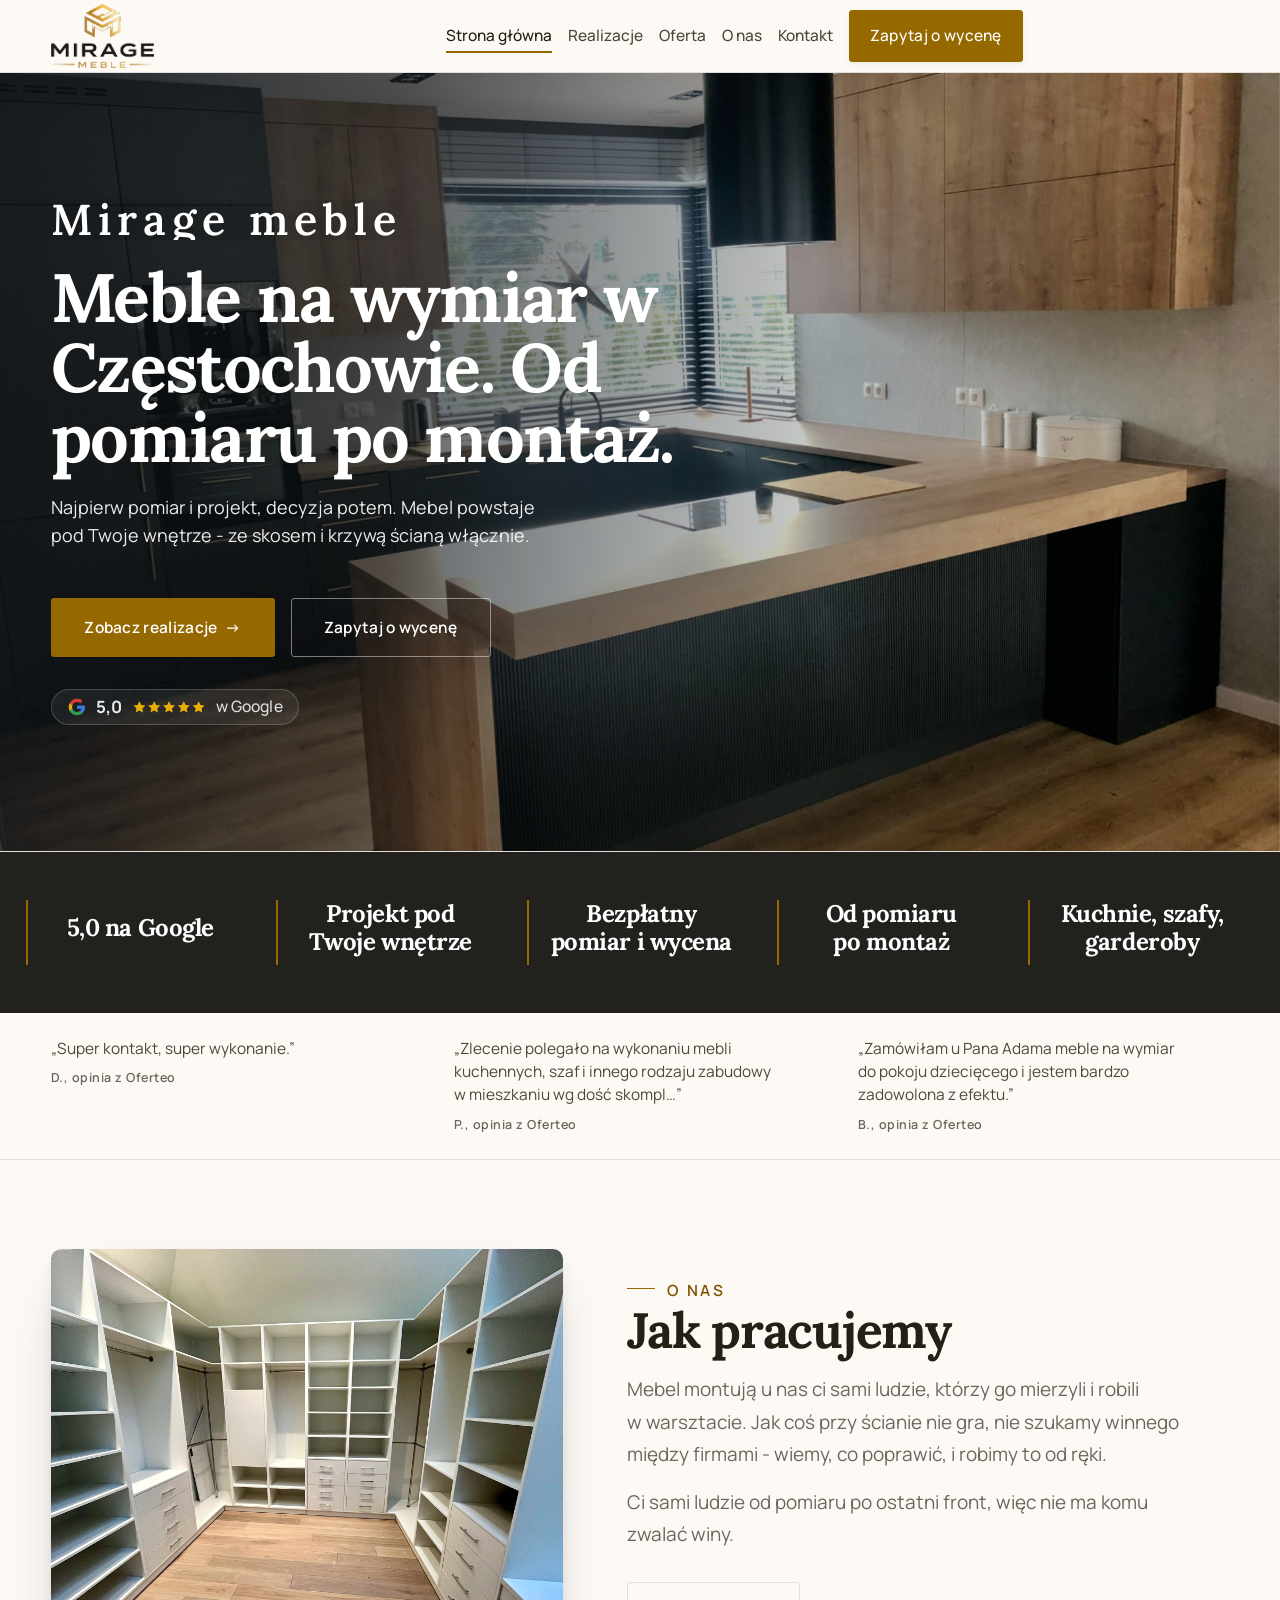
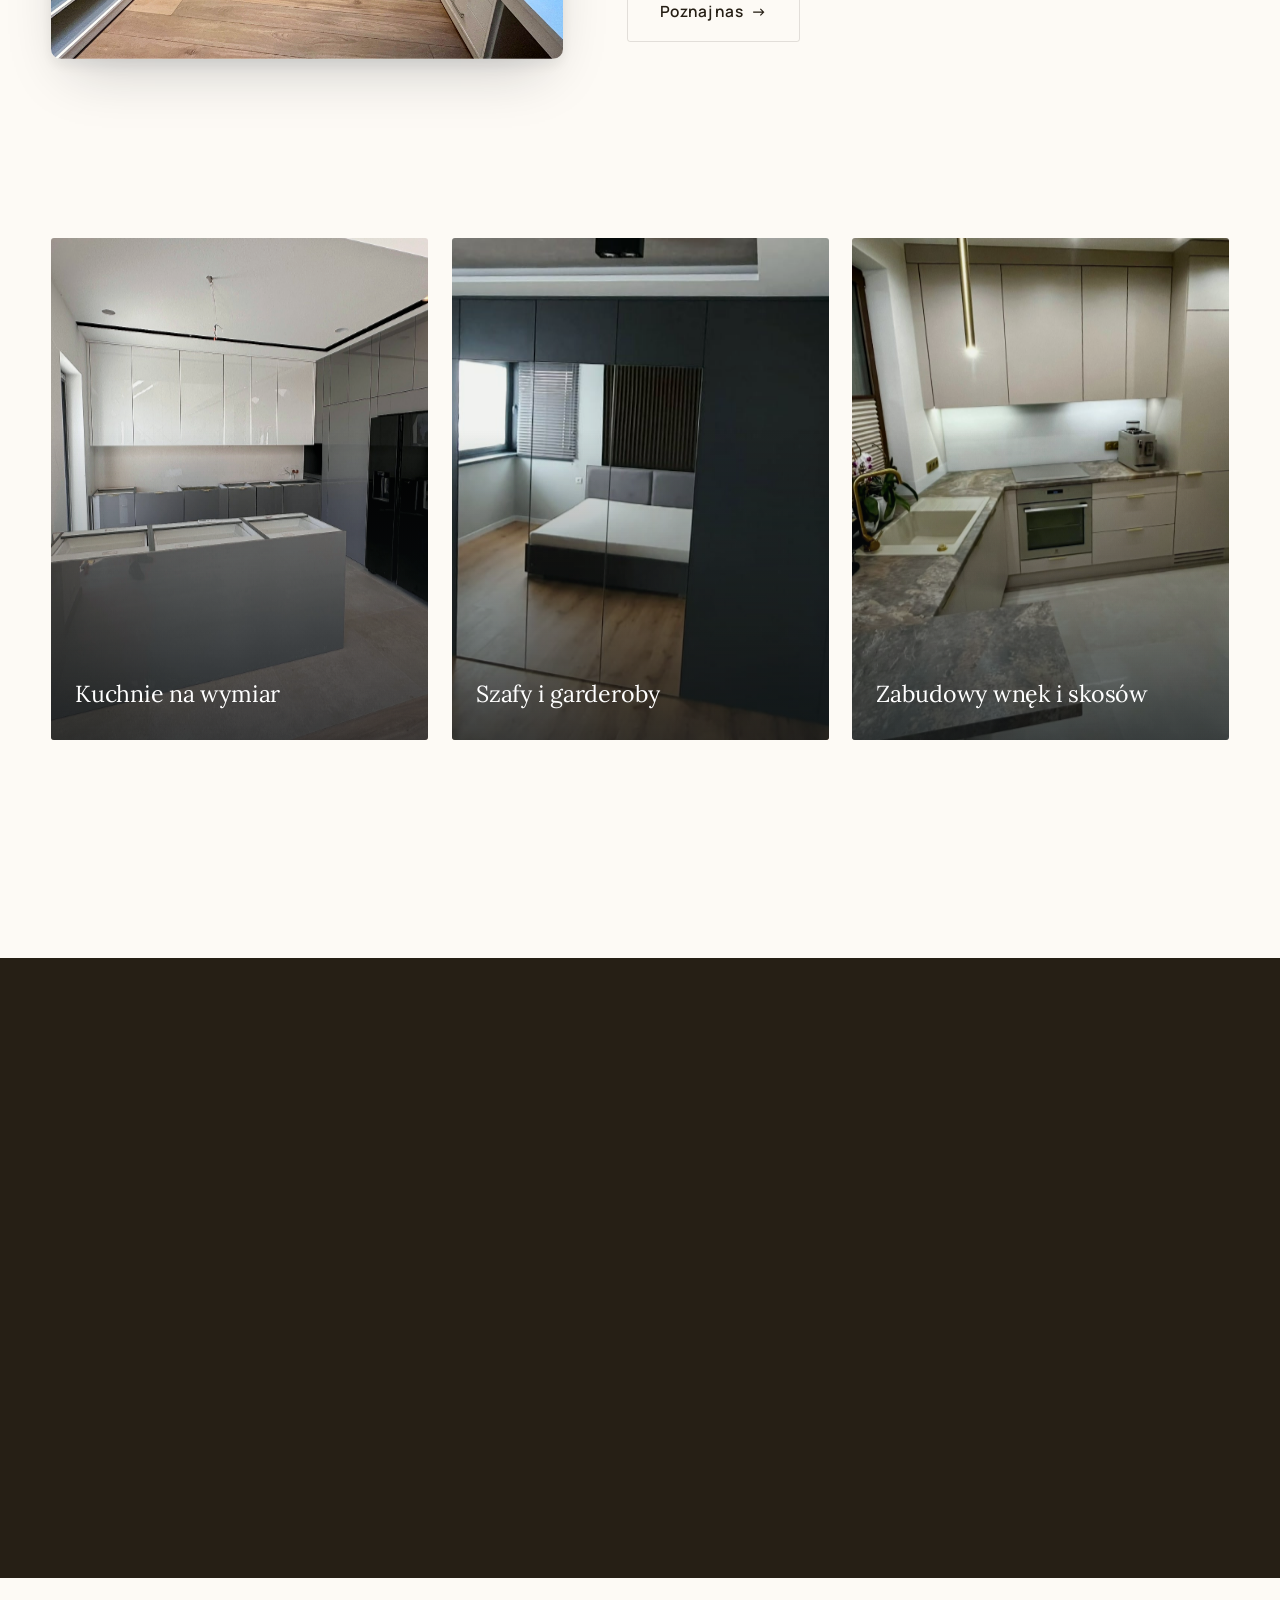
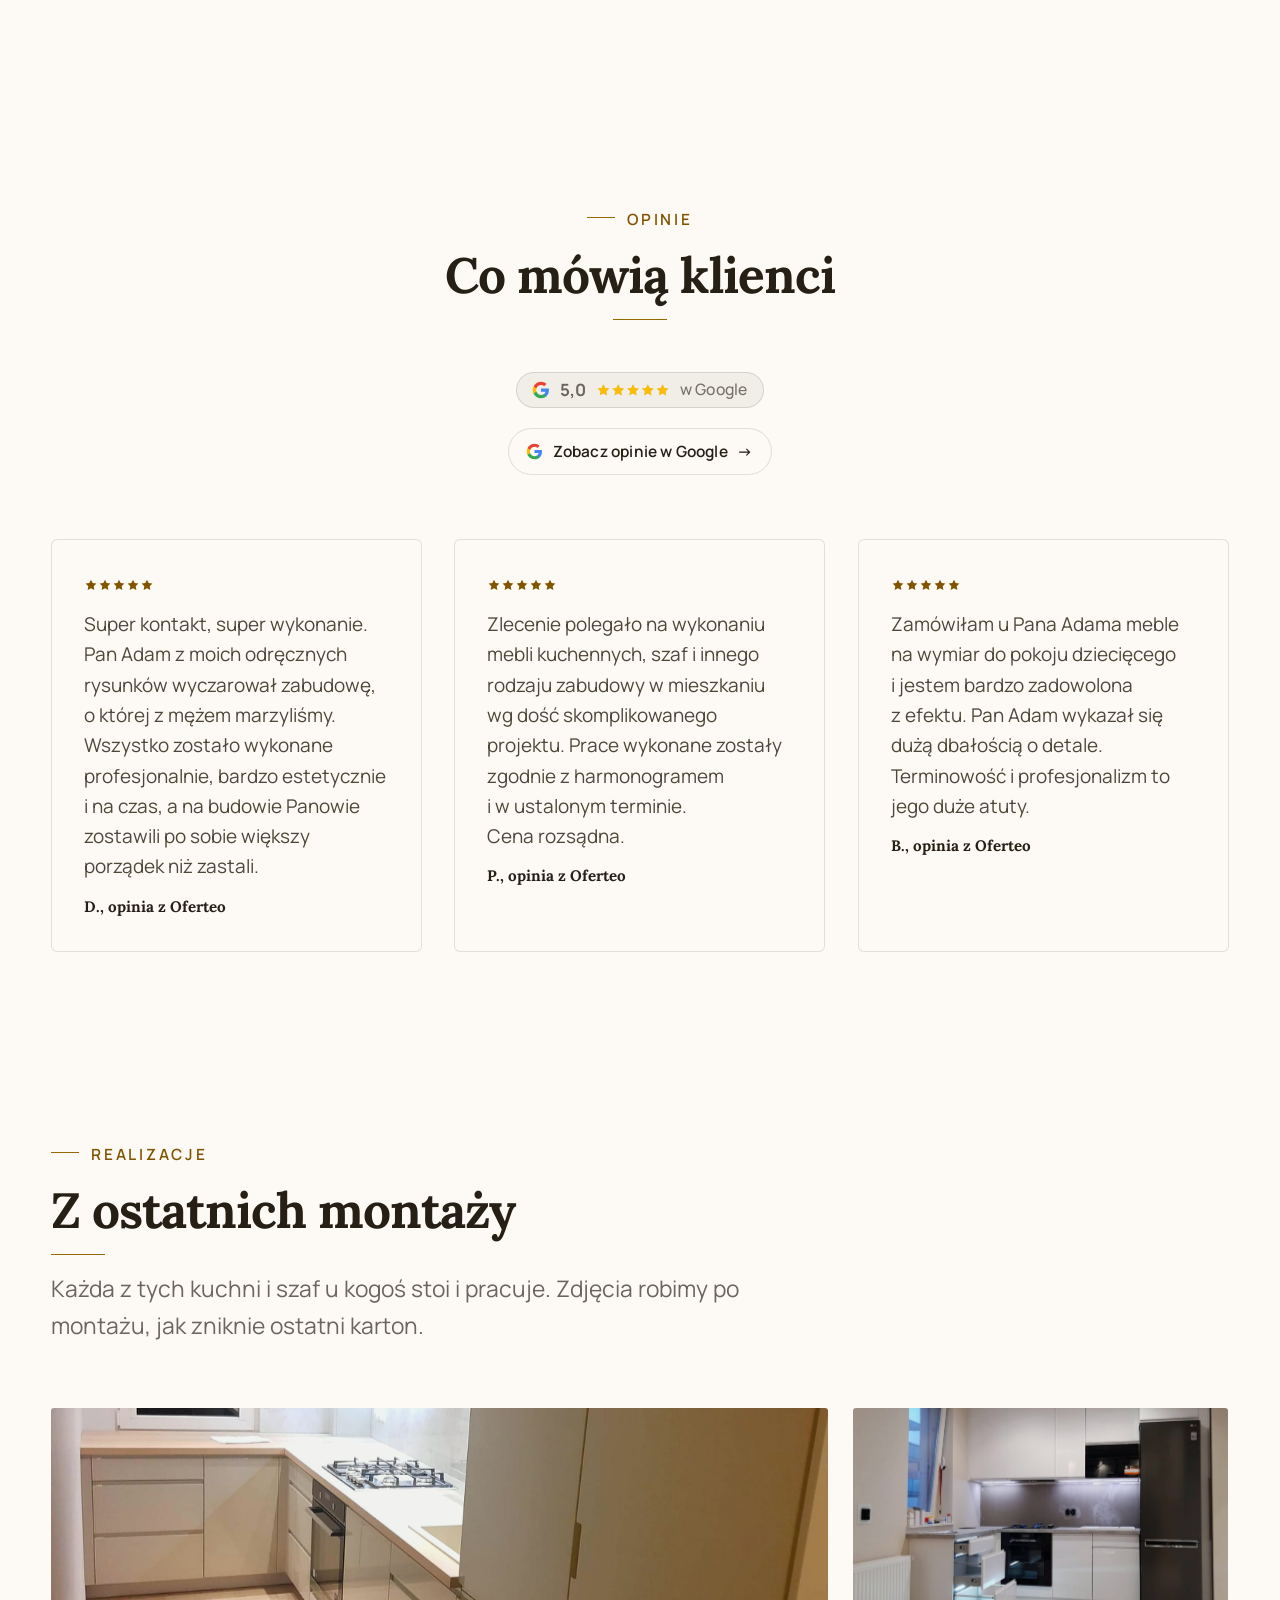
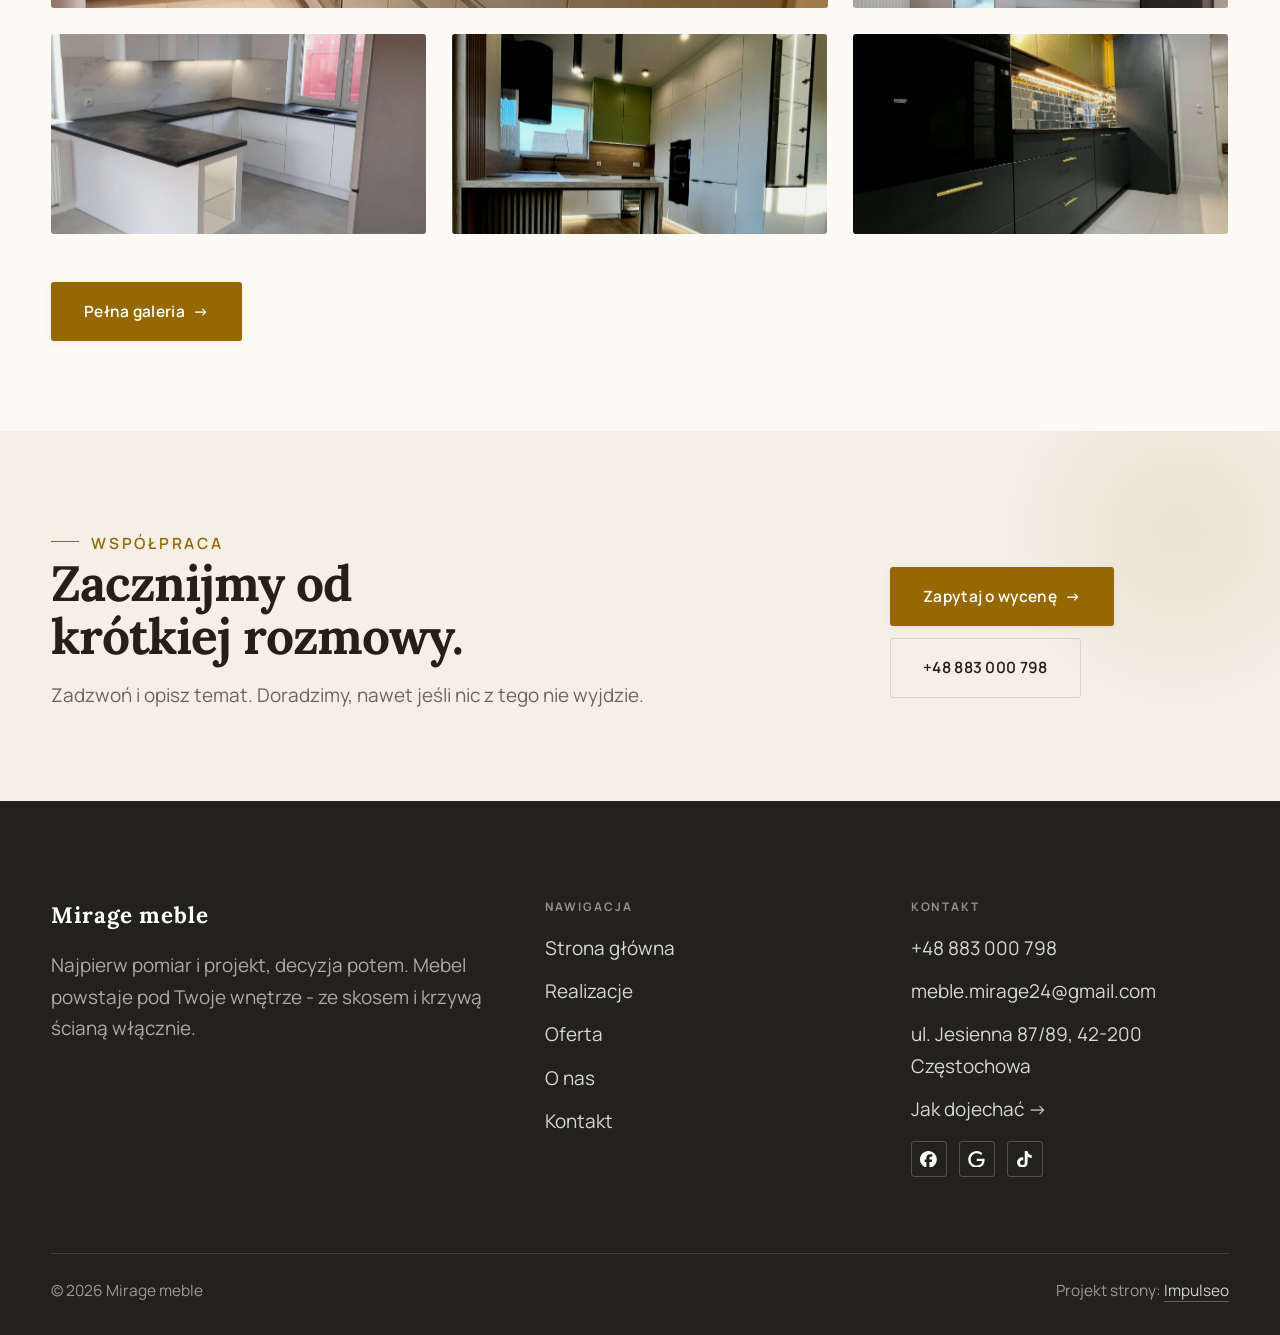
<file: index.html>
<!DOCTYPE html>
<html lang="pl">
<head>
<meta charset="UTF-8">
<meta name="viewport" content="width=device-width, initial-scale=1.0">
<title>Mirage meble - stolarstwo i meble na wymiar</title>
<meta name="description" content="Meble na wymiar w Częstochowie: kuchnie, szafy i zabudowy pod Twoje wnętrze. Bezpłatny pomiar i wycena, projekt, wykonanie i montaż. Zadzwoń: +48 883 000 798.">
<link rel="canonical" href="https://kris20032.github.io/mirage-meble-meble-na-wymiar/">
<meta name="robots" content="noindex, nofollow">
<meta property="og:type" content="website">
<meta property="og:locale" content="pl_PL">
<meta property="og:site_name" content="Mirage meble">
<meta property="og:title" content="Mirage meble - stolarstwo i meble na wymiar">
<meta property="og:description" content="Meble na wymiar w Częstochowie: kuchnie, szafy i zabudowy pod Twoje wnętrze. Bezpłatny pomiar i wycena, projekt, wykonanie i montaż. Zadzwoń: +48 883 000 798.">
<meta property="og:url" content="https://kris20032.github.io/mirage-meble-meble-na-wymiar/">
<meta property="og:image" content="https://kris20032.github.io/mirage-meble-meble-na-wymiar/img/og.jpg">
<meta property="og:image:width" content="1200">
<meta property="og:image:height" content="630">
<meta name="twitter:card" content="summary_large_image">
<script type="application/ld+json">{"@context": "https://schema.org", "@type": "HomeAndConstructionBusiness", "name": "Mirage meble", "url": "https://kris20032.github.io/mirage-meble-meble-na-wymiar/", "telephone": "+48883000798", "image": "https://kris20032.github.io/mirage-meble-meble-na-wymiar/img/og.jpg", "areaServed": "Częstochowa", "sameAs": ["https://www.facebook.com/Miragemeble/", "https://www.tiktok.com/@luxmiragedesign", "https://www.google.com/maps?cid=11300230593149893912"]}</script>
<link rel="preconnect" href="https://fonts.googleapis.com">
<link rel="preconnect" href="https://fonts.gstatic.com" crossorigin>
<link href="https://fonts.googleapis.com/css2?family=Lora:wght@500;600;700&family=Manrope:wght@400;500;600&display=swap" rel="stylesheet">
<link rel="stylesheet" href="assets/styles.css?v=87da3927">
</head>
<body>

<header class="nav">
  <div class="wrap nav-inner">
    <a class="brand brand-has-logo" href="index.html"><img class="brand-logo" src="img/logo.png" alt="Mirage meble" width="466" height="289" decoding="async"></a>
    <nav class="nav-links">
      <a href="index.html" class="active" aria-current="page">Strona główna</a>
      <a href="realizacje.html">Realizacje</a>
      <a href="oferta.html">Oferta</a>
      <a href="o-nas.html">O nas</a>
      <a href="kontakt.html">Kontakt</a>
      <a href="kontakt.html" class="btn btn-accent">Zapytaj o wycenę</a>
    </nav>
    <button class="nav-toggle" aria-label="Menu"><span></span><span></span><span></span></button>
  </div>
</header>

<main>
<section class="hero-cine">
  <img src="img/hero.jpg" fetchpriority="high" data-rotate="img/g1.jpg|img/g2.jpg" alt="Mirage meble - Meble na wymiar w Częstochowie. Od pomiaru po montaż. " width="1950" height="1424">
  <div class="wrap">
    <div class="hero-copy">
      <div class="brandmark bm-l"><span class="bm-line"><span>Mirage meble</span></span></div>
      <h1>Meble na wymiar w Częstochowie. Od pomiaru po montaż. </h1>
      <p class="lead">Najpierw pomiar i projekt, decyzja potem. Mebel powstaje pod Twoje wnętrze - ze skosem i krzywą ścianą włącznie.</p>
      <div class="hero-actions">
        <a href="realizacje.html" class="btn btn-accent">Zobacz realizacje <span class="arr">→</span></a>
        <a href="kontakt.html" class="btn btn-ghost btn-on-dark">Zapytaj o wycenę</a>
      </div>
      <div style="margin-top:var(--space-6);color:#fff;font-weight:600;letter-spacing:.02em;opacity:.92"><span class="g-badge"><svg class="gb-ico" viewBox="0 0 24 24" width="18" height="18" aria-hidden="true"><path fill="#4285F4" d="M22.56 12.25c0-.78-.07-1.53-.2-2.25H12v4.26h5.92c-.26 1.37-1.04 2.53-2.21 3.31v2.77h3.57c2.08-1.92 3.28-4.74 3.28-8.09z"/><path fill="#34A853" d="M12 23c2.97 0 5.46-.98 7.28-2.66l-3.57-2.77c-.98.66-2.23 1.06-3.71 1.06-2.86 0-5.29-1.93-6.16-4.53H2.18v2.84C3.99 20.53 7.7 23 12 23z"/><path fill="#FBBC05" d="M5.84 14.09c-.22-.66-.35-1.36-.35-2.09s.13-1.43.35-2.09V7.07H2.18C1.43 8.55 1 10.22 1 12s.43 3.45 1.18 4.93l2.85-2.22.81-.62z"/><path fill="#EA4335" d="M12 5.38c1.62 0 3.06.56 4.21 1.64l3.15-3.15C17.45 2.09 14.97 1 12 1 7.7 1 3.99 3.47 2.18 7.07l3.66 2.84c.87-2.6 3.3-4.53 6.16-4.53z"/></svg><b class="gb-ocena">5,0</b><svg class="gb-stars" viewBox="0 0 90 18" width="74" height="14.8" aria-hidden="true"><g fill="currentColor" opacity=".26"><path transform="translate(0,0)" d="M9 1.6l2.2 4.46 4.92.72-3.56 3.47.84 4.9L9 12.74l-4.4 2.31.84-4.9L1.88 6.68l4.92-.72L9 1.6Z"/><path transform="translate(18,0)" d="M9 1.6l2.2 4.46 4.92.72-3.56 3.47.84 4.9L9 12.74l-4.4 2.31.84-4.9L1.88 6.68l4.92-.72L9 1.6Z"/><path transform="translate(36,0)" d="M9 1.6l2.2 4.46 4.92.72-3.56 3.47.84 4.9L9 12.74l-4.4 2.31.84-4.9L1.88 6.68l4.92-.72L9 1.6Z"/><path transform="translate(54,0)" d="M9 1.6l2.2 4.46 4.92.72-3.56 3.47.84 4.9L9 12.74l-4.4 2.31.84-4.9L1.88 6.68l4.92-.72L9 1.6Z"/><path transform="translate(72,0)" d="M9 1.6l2.2 4.46 4.92.72-3.56 3.47.84 4.9L9 12.74l-4.4 2.31.84-4.9L1.88 6.68l4.92-.72L9 1.6Z"/></g><clipPath id="gs1000"><rect x="0" y="0" width="90.0" height="18"/></clipPath><g fill="#FBBC04" clip-path="url(#gs1000)"><path transform="translate(0,0)" d="M9 1.6l2.2 4.46 4.92.72-3.56 3.47.84 4.9L9 12.74l-4.4 2.31.84-4.9L1.88 6.68l4.92-.72L9 1.6Z"/><path transform="translate(18,0)" d="M9 1.6l2.2 4.46 4.92.72-3.56 3.47.84 4.9L9 12.74l-4.4 2.31.84-4.9L1.88 6.68l4.92-.72L9 1.6Z"/><path transform="translate(36,0)" d="M9 1.6l2.2 4.46 4.92.72-3.56 3.47.84 4.9L9 12.74l-4.4 2.31.84-4.9L1.88 6.68l4.92-.72L9 1.6Z"/><path transform="translate(54,0)" d="M9 1.6l2.2 4.46 4.92.72-3.56 3.47.84 4.9L9 12.74l-4.4 2.31.84-4.9L1.88 6.68l4.92-.72L9 1.6Z"/><path transform="translate(72,0)" d="M9 1.6l2.2 4.46 4.92.72-3.56 3.47.84 4.9L9 12.74l-4.4 2.31.84-4.9L1.88 6.68l4.92-.72L9 1.6Z"/></g></svg><span class="gb-txt">w Google</span></span></div>
    </div>
  </div>
</section>
<section class="strip n-5" style="padding-block:0">
  <div class="wrap">
    <div class="item reveal"><div class="k">5,0 na Google</div><div class="v"></div></div>
    <div class="item reveal"><div class="k">Projekt pod Twoje wnętrze</div><div class="v"></div></div>
    <div class="item reveal"><div class="k">Bezpłatny pomiar i wycena</div><div class="v"></div></div>
    <div class="item reveal"><div class="k">Od pomiaru po montaż</div><div class="v"></div></div>
    <div class="item reveal"><div class="k">Kuchnie, szafy, garderoby</div><div class="v"></div></div>
  </div>
</section>
<section class="opinie-mini" aria-label="Opinie klientów">
  <div class="wrap">
    <div class="om-row">
      <div class="om-item reveal"><blockquote>„Super kontakt, super wykonanie.”</blockquote><span class="om-autor">D., opinia z Oferteo</span></div>
      <div class="om-item reveal"><blockquote>„Zlecenie polegało na wykonaniu mebli kuchennych, szaf i innego rodzaju zabudowy w mieszkaniu wg dość skompl…”</blockquote><span class="om-autor">P., opinia z Oferteo</span></div>
      <div class="om-item reveal"><blockquote>„Zamówiłam u Pana Adama meble na wymiar do pokoju dziecięcego i jestem bardzo zadowolona z efektu.”</blockquote><span class="om-autor">B., opinia z Oferteo</span></div>
    </div>
  </div>
</section>
<section>
  <div class="wrap split">
    <div class="split-art reveal"><img src="img/g3.jpg" alt="Mirage meble - realizacja" loading="lazy" width="2048" height="1536" decoding="async"></div>
    <div class="split-copy reveal">
      <span class="eyebrow">O nas</span>
      <h2>Jak pracujemy</h2>
      <p class="muted">Mebel montują u nas ci sami ludzie, którzy go mierzyli i robili w warsztacie. Jak coś przy ścianie nie gra, nie szukamy winnego między firmami - wiemy, co poprawić, i robimy to od ręki.</p>
      <p class="muted">Ci sami ludzie od pomiaru po ostatni front, więc nie ma komu zwalać winy.</p>
      <a href="o-nas.html" class="btn btn-ghost">Poznaj nas <span class="arr">→</span></a>
    </div>
  </div>
</section>
<section class="gateways-band">
  <div class="wrap">
    <div class="gateways">
      <a href="oferta.html" class="gateway reveal"><img src="img/g4.jpg" alt="Kuchnie na wymiar" loading="lazy" width="2048" height="1534" decoding="async"><span class="g-ttl">Kuchnie na wymiar</span></a>
      <a href="oferta.html" class="gateway reveal"><img src="img/g5.jpg" alt="Szafy i garderoby" loading="lazy" width="1978" height="876" decoding="async"><span class="g-ttl">Szafy i garderoby</span></a>
      <a href="oferta.html" class="gateway reveal"><img src="img/g6.jpg" alt="Zabudowy wnęk i skosów" loading="lazy" width="1944" height="1414" decoding="async"><span class="g-ttl">Zabudowy wnęk i skosów</span></a>
    </div>
  </div>
</section>
<section class="stopklatka" aria-hidden="true">
  <div class="stk-bg" style="background-image:url(img/g12.jpg)"></div>
</section>
<section class="opinie">
  <div class="wrap">
    <div class="head center reveal">
      <span class="eyebrow">Opinie</span>
      <h2>Co mówią klienci</h2>
    </div>
    <p class="op-meta reveal"><span class="g-badge"><svg class="gb-ico" viewBox="0 0 24 24" width="18" height="18" aria-hidden="true"><path fill="#4285F4" d="M22.56 12.25c0-.78-.07-1.53-.2-2.25H12v4.26h5.92c-.26 1.37-1.04 2.53-2.21 3.31v2.77h3.57c2.08-1.92 3.28-4.74 3.28-8.09z"/><path fill="#34A853" d="M12 23c2.97 0 5.46-.98 7.28-2.66l-3.57-2.77c-.98.66-2.23 1.06-3.71 1.06-2.86 0-5.29-1.93-6.16-4.53H2.18v2.84C3.99 20.53 7.7 23 12 23z"/><path fill="#FBBC05" d="M5.84 14.09c-.22-.66-.35-1.36-.35-2.09s.13-1.43.35-2.09V7.07H2.18C1.43 8.55 1 10.22 1 12s.43 3.45 1.18 4.93l2.85-2.22.81-.62z"/><path fill="#EA4335" d="M12 5.38c1.62 0 3.06.56 4.21 1.64l3.15-3.15C17.45 2.09 14.97 1 12 1 7.7 1 3.99 3.47 2.18 7.07l3.66 2.84c.87-2.6 3.3-4.53 6.16-4.53z"/></svg><b class="gb-ocena">5,0</b><svg class="gb-stars" viewBox="0 0 90 18" width="74" height="14.8" aria-hidden="true"><g fill="currentColor" opacity=".26"><path transform="translate(0,0)" d="M9 1.6l2.2 4.46 4.92.72-3.56 3.47.84 4.9L9 12.74l-4.4 2.31.84-4.9L1.88 6.68l4.92-.72L9 1.6Z"/><path transform="translate(18,0)" d="M9 1.6l2.2 4.46 4.92.72-3.56 3.47.84 4.9L9 12.74l-4.4 2.31.84-4.9L1.88 6.68l4.92-.72L9 1.6Z"/><path transform="translate(36,0)" d="M9 1.6l2.2 4.46 4.92.72-3.56 3.47.84 4.9L9 12.74l-4.4 2.31.84-4.9L1.88 6.68l4.92-.72L9 1.6Z"/><path transform="translate(54,0)" d="M9 1.6l2.2 4.46 4.92.72-3.56 3.47.84 4.9L9 12.74l-4.4 2.31.84-4.9L1.88 6.68l4.92-.72L9 1.6Z"/><path transform="translate(72,0)" d="M9 1.6l2.2 4.46 4.92.72-3.56 3.47.84 4.9L9 12.74l-4.4 2.31.84-4.9L1.88 6.68l4.92-.72L9 1.6Z"/></g><clipPath id="gs1000"><rect x="0" y="0" width="90.0" height="18"/></clipPath><g fill="#FBBC04" clip-path="url(#gs1000)"><path transform="translate(0,0)" d="M9 1.6l2.2 4.46 4.92.72-3.56 3.47.84 4.9L9 12.74l-4.4 2.31.84-4.9L1.88 6.68l4.92-.72L9 1.6Z"/><path transform="translate(18,0)" d="M9 1.6l2.2 4.46 4.92.72-3.56 3.47.84 4.9L9 12.74l-4.4 2.31.84-4.9L1.88 6.68l4.92-.72L9 1.6Z"/><path transform="translate(36,0)" d="M9 1.6l2.2 4.46 4.92.72-3.56 3.47.84 4.9L9 12.74l-4.4 2.31.84-4.9L1.88 6.68l4.92-.72L9 1.6Z"/><path transform="translate(54,0)" d="M9 1.6l2.2 4.46 4.92.72-3.56 3.47.84 4.9L9 12.74l-4.4 2.31.84-4.9L1.88 6.68l4.92-.72L9 1.6Z"/><path transform="translate(72,0)" d="M9 1.6l2.2 4.46 4.92.72-3.56 3.47.84 4.9L9 12.74l-4.4 2.31.84-4.9L1.88 6.68l4.92-.72L9 1.6Z"/></g></svg><span class="gb-txt">w Google</span></span></p>
    <p class="op-meta reveal"><a class="op-google" href="https://www.google.com/maps?cid=11300230593149893912" target="_blank" rel="noopener"><svg class="op-g-ico" viewBox="0 0 24 24" width="17" height="17" aria-hidden="true"><path fill="#4285F4" d="M22.56 12.25c0-.78-.07-1.53-.2-2.25H12v4.26h5.92c-.26 1.37-1.04 2.53-2.21 3.31v2.77h3.57c2.08-1.92 3.28-4.74 3.28-8.09z"/><path fill="#34A853" d="M12 23c2.97 0 5.46-.98 7.28-2.66l-3.57-2.77c-.98.66-2.23 1.06-3.71 1.06-2.86 0-5.29-1.93-6.16-4.53H2.18v2.84C3.99 20.53 7.7 23 12 23z"/><path fill="#FBBC05" d="M5.84 14.09c-.22-.66-.35-1.36-.35-2.09s.13-1.43.35-2.09V7.07H2.18C1.43 8.55 1 10.22 1 12s.43 3.45 1.18 4.93l2.85-2.22.81-.62z"/><path fill="#EA4335" d="M12 5.38c1.62 0 3.06.56 4.21 1.64l3.15-3.15C17.45 2.09 14.97 1 12 1 7.7 1 3.99 3.47 2.18 7.07l3.66 2.84c.87-2.6 3.3-4.53 6.16-4.53z"/></svg><span>Zobacz opinie w Google</span><span class="arr">→</span></a></p>
    <div class="opinie-grid">
      <figure class="op-card reveal"><span class="op-star"><svg class="ico-star" width="14" height="14" viewBox="0 0 24 24" style="vertical-align:-2px" aria-hidden="true"><path d="M12 2.8l2.85 5.8 6.4.93-4.63 4.5 1.1 6.37L12 17.4l-5.72 3 1.1-6.37-4.63-4.5 6.4-.93L12 2.8Z" fill="currentColor"/></svg><svg class="ico-star" width="14" height="14" viewBox="0 0 24 24" style="vertical-align:-2px" aria-hidden="true"><path d="M12 2.8l2.85 5.8 6.4.93-4.63 4.5 1.1 6.37L12 17.4l-5.72 3 1.1-6.37-4.63-4.5 6.4-.93L12 2.8Z" fill="currentColor"/></svg><svg class="ico-star" width="14" height="14" viewBox="0 0 24 24" style="vertical-align:-2px" aria-hidden="true"><path d="M12 2.8l2.85 5.8 6.4.93-4.63 4.5 1.1 6.37L12 17.4l-5.72 3 1.1-6.37-4.63-4.5 6.4-.93L12 2.8Z" fill="currentColor"/></svg><svg class="ico-star" width="14" height="14" viewBox="0 0 24 24" style="vertical-align:-2px" aria-hidden="true"><path d="M12 2.8l2.85 5.8 6.4.93-4.63 4.5 1.1 6.37L12 17.4l-5.72 3 1.1-6.37-4.63-4.5 6.4-.93L12 2.8Z" fill="currentColor"/></svg><svg class="ico-star" width="14" height="14" viewBox="0 0 24 24" style="vertical-align:-2px" aria-hidden="true"><path d="M12 2.8l2.85 5.8 6.4.93-4.63 4.5 1.1 6.37L12 17.4l-5.72 3 1.1-6.37-4.63-4.5 6.4-.93L12 2.8Z" fill="currentColor"/></svg></span><blockquote>Super kontakt, super wykonanie. Pan Adam z moich odręcznych rysunków wyczarował zabudowę, o której z mężem marzyliśmy. Wszystko zostało wykonane profesjonalnie, bardzo estetycznie i na czas, a na budowie Panowie zostawili po sobie większy porządek niż zastali.</blockquote><span class="op-autor">D., opinia z Oferteo</span></figure>
      <figure class="op-card reveal"><span class="op-star"><svg class="ico-star" width="14" height="14" viewBox="0 0 24 24" style="vertical-align:-2px" aria-hidden="true"><path d="M12 2.8l2.85 5.8 6.4.93-4.63 4.5 1.1 6.37L12 17.4l-5.72 3 1.1-6.37-4.63-4.5 6.4-.93L12 2.8Z" fill="currentColor"/></svg><svg class="ico-star" width="14" height="14" viewBox="0 0 24 24" style="vertical-align:-2px" aria-hidden="true"><path d="M12 2.8l2.85 5.8 6.4.93-4.63 4.5 1.1 6.37L12 17.4l-5.72 3 1.1-6.37-4.63-4.5 6.4-.93L12 2.8Z" fill="currentColor"/></svg><svg class="ico-star" width="14" height="14" viewBox="0 0 24 24" style="vertical-align:-2px" aria-hidden="true"><path d="M12 2.8l2.85 5.8 6.4.93-4.63 4.5 1.1 6.37L12 17.4l-5.72 3 1.1-6.37-4.63-4.5 6.4-.93L12 2.8Z" fill="currentColor"/></svg><svg class="ico-star" width="14" height="14" viewBox="0 0 24 24" style="vertical-align:-2px" aria-hidden="true"><path d="M12 2.8l2.85 5.8 6.4.93-4.63 4.5 1.1 6.37L12 17.4l-5.72 3 1.1-6.37-4.63-4.5 6.4-.93L12 2.8Z" fill="currentColor"/></svg><svg class="ico-star" width="14" height="14" viewBox="0 0 24 24" style="vertical-align:-2px" aria-hidden="true"><path d="M12 2.8l2.85 5.8 6.4.93-4.63 4.5 1.1 6.37L12 17.4l-5.72 3 1.1-6.37-4.63-4.5 6.4-.93L12 2.8Z" fill="currentColor"/></svg></span><blockquote>Zlecenie polegało na wykonaniu mebli kuchennych, szaf i innego rodzaju zabudowy w mieszkaniu wg dość skomplikowanego projektu. Prace wykonane zostały zgodnie z harmonogramem i w ustalonym terminie. Cena rozsądna.</blockquote><span class="op-autor">P., opinia z Oferteo</span></figure>
      <figure class="op-card reveal"><span class="op-star"><svg class="ico-star" width="14" height="14" viewBox="0 0 24 24" style="vertical-align:-2px" aria-hidden="true"><path d="M12 2.8l2.85 5.8 6.4.93-4.63 4.5 1.1 6.37L12 17.4l-5.72 3 1.1-6.37-4.63-4.5 6.4-.93L12 2.8Z" fill="currentColor"/></svg><svg class="ico-star" width="14" height="14" viewBox="0 0 24 24" style="vertical-align:-2px" aria-hidden="true"><path d="M12 2.8l2.85 5.8 6.4.93-4.63 4.5 1.1 6.37L12 17.4l-5.72 3 1.1-6.37-4.63-4.5 6.4-.93L12 2.8Z" fill="currentColor"/></svg><svg class="ico-star" width="14" height="14" viewBox="0 0 24 24" style="vertical-align:-2px" aria-hidden="true"><path d="M12 2.8l2.85 5.8 6.4.93-4.63 4.5 1.1 6.37L12 17.4l-5.72 3 1.1-6.37-4.63-4.5 6.4-.93L12 2.8Z" fill="currentColor"/></svg><svg class="ico-star" width="14" height="14" viewBox="0 0 24 24" style="vertical-align:-2px" aria-hidden="true"><path d="M12 2.8l2.85 5.8 6.4.93-4.63 4.5 1.1 6.37L12 17.4l-5.72 3 1.1-6.37-4.63-4.5 6.4-.93L12 2.8Z" fill="currentColor"/></svg><svg class="ico-star" width="14" height="14" viewBox="0 0 24 24" style="vertical-align:-2px" aria-hidden="true"><path d="M12 2.8l2.85 5.8 6.4.93-4.63 4.5 1.1 6.37L12 17.4l-5.72 3 1.1-6.37-4.63-4.5 6.4-.93L12 2.8Z" fill="currentColor"/></svg></span><blockquote>Zamówiłam u Pana Adama meble na wymiar do pokoju dziecięcego i jestem bardzo zadowolona z efektu. Pan Adam wykazał się dużą dbałością o detale. Terminowość i profesjonalizm to jego duże atuty.</blockquote><span class="op-autor">B., opinia z Oferteo</span></figure>
    </div>
  </div>
</section>
<section>
  <div class="wrap">
    <div class="head reveal">
      <span class="eyebrow">Realizacje</span>
      <h2>Z ostatnich montaży</h2>
      <p>Każda z tych kuchni i szaf u kogoś stoi i pracuje. Zdjęcia robimy po montażu, jak zniknie ostatni karton.</p>
    </div>
    <div class="gallery">
      <div class="tile t-two3 reveal"><img src="img/g7.jpg" alt="Mirage meble" loading="lazy" width="1531" height="2048" decoding="async"></div>
      <div class="tile t-third reveal"><img src="img/g8.jpg" alt="Mirage meble" loading="lazy" width="1531" height="2048" decoding="async"></div>
      <div class="tile t-third reveal"><img src="img/g9.jpg" alt="Mirage meble" loading="lazy" width="1531" height="2048" decoding="async"></div>
      <div class="tile t-third reveal"><img src="img/g10.jpg" alt="Mirage meble" loading="lazy" width="1770" height="1944" decoding="async"></div>
      <div class="tile t-third reveal"><img src="img/g11.jpg" alt="Mirage meble" loading="lazy" width="1536" height="2048" decoding="async"></div>
    </div>
    <div style="margin-top:var(--space-7)" class="reveal"><a href="realizacje.html" class="btn btn-accent">Pełna galeria <span class="arr">→</span></a></div>
  </div>
</section>
<section class="cta">
  <div class="wrap">
    <div class="reveal">
      <span class="eyebrow">Współpraca</span>
      <h2>Zacznijmy od krótkiej rozmowy.</h2>
      <p>Zadzwoń i opisz temat. Doradzimy, nawet jeśli nic z tego nie wyjdzie.</p>
    </div>
    <div class="cta-actions reveal">
      <a href="kontakt.html" class="btn btn-light">Zapytaj o wycenę <span class="arr">→</span></a>
      <a href="tel:+48883000798" class="btn btn-ghost btn-ghost-cta">+48 883 000 798</a>
    </div>
  </div>
</section>
</main>

<footer>
  <div class="wrap">
    <div class="foot-grid">
      <div class="foot-brand">
        <div class="name">Mirage meble</div>
        <p>Najpierw pomiar i projekt, decyzja potem. Mebel powstaje pod Twoje wnętrze - ze skosem i krzywą ścianą włącznie.</p>
      </div>
      <div class="foot-col">
        <h4>Nawigacja</h4>
        <a href="index.html">Strona główna</a>
        <a href="realizacje.html">Realizacje</a>
        <a href="oferta.html">Oferta</a>
        <a href="o-nas.html">O nas</a>
        <a href="kontakt.html">Kontakt</a>
      </div>
      <div class="foot-col">
        <h4>Kontakt</h4>
        <a href="tel:+48883000798">+48 883 000 798</a>
        <a href="mailto:meble.mirage24@gmail.com">meble.mirage24@gmail.com</a>
        <p>ul. Jesienna 87/89, 42-200 Częstochowa</p>
        <a href="https://www.google.com/maps?cid=11300230593149893912" target="_blank" rel="noopener">Jak dojechać →</a>
      <div class="foot-soc">
        <a class="soc" href="https://www.facebook.com/Miragemeble/" target="_blank" rel="noopener" aria-label="Facebook - Mirage meble"><svg viewBox="0 0 24 24" aria-hidden="true" focusable="false"><path d="M9.101 23.691v-7.98H6.627v-3.667h2.474v-1.58c0-4.085 1.848-5.978 5.858-5.978.401 0 .955.042 1.468.103a8.68 8.68 0 0 1 1.141.195v3.325a8.623 8.623 0 0 0-.653-.036 26.805 26.805 0 0 0-.733-.009c-.707 0-1.259.096-1.675.309a1.686 1.686 0 0 0-.679.622c-.258.42-.374.995-.374 1.752v1.297h3.919l-.386 2.103-.287 1.564h-3.246v8.245C19.396 23.238 24 18.179 24 12.044c0-6.627-5.373-12-12-12s-12 5.373-12 12c0 5.628 3.874 10.35 9.101 11.647Z" fill="currentColor"/></svg></a>
        <a class="soc" href="https://www.google.com/maps?cid=11300230593149893912" target="_blank" rel="noopener" aria-label="Google - Mirage meble"><svg viewBox="0 0 24 24" aria-hidden="true" focusable="false"><path d="M12.48 10.92v3.28h7.84c-.24 1.84-.853 3.187-1.787 4.133-1.147 1.147-2.933 2.4-6.053 2.4-4.827 0-8.6-3.893-8.6-8.72s3.773-8.72 8.6-8.72c2.6 0 4.507 1.027 5.907 2.347l2.307-2.307C18.747 1.44 16.133 0 12.48 0 5.867 0 .307 5.387.307 12s5.56 12 12.173 12c3.573 0 6.267-1.173 8.373-3.36 2.16-2.16 2.84-5.213 2.84-7.667 0-.76-.053-1.467-.173-2.053H12.48z" fill="currentColor"/></svg></a>
        <a class="soc" href="https://www.tiktok.com/@luxmiragedesign" target="_blank" rel="noopener" aria-label="TikTok - Mirage meble"><svg viewBox="0 0 24 24" aria-hidden="true" focusable="false"><path d="M12.525.02c1.31-.02 2.61-.01 3.91-.02.08 1.53.63 3.09 1.75 4.17 1.12 1.11 2.7 1.62 4.24 1.79v4.03c-1.44-.05-2.89-.35-4.2-.97-.57-.26-1.1-.59-1.62-.93-.01 2.92.01 5.84-.02 8.75-.08 1.4-.54 2.79-1.35 3.94-1.31 1.92-3.58 3.17-5.91 3.21-1.43.08-2.86-.31-4.08-1.03-2.02-1.19-3.44-3.37-3.65-5.71-.02-.5-.03-1-.01-1.49.18-1.9 1.12-3.72 2.58-4.96 1.66-1.44 3.98-2.13 6.15-1.72.02 1.48-.04 2.96-.04 4.44-.99-.32-2.15-.23-3.02.37-.63.41-1.11 1.04-1.36 1.75-.21.51-.15 1.07-.14 1.61.24 1.64 1.82 3.02 3.5 2.87 1.12-.01 2.19-.66 2.77-1.61.19-.33.4-.67.41-1.06.1-1.79.06-3.57.07-5.36.01-4.03-.01-8.05.02-12.07z" fill="currentColor"/></svg></a>
      </div>
      </div>
    </div>
    <div class="foot-bot">
      <span>© 2026 Mirage meble</span>
      <span>Projekt strony: <a class="foot-credit" href="https://impulseo.pl" target="_blank" rel="noopener">Impulseo</a></span>
    </div>
  </div>
</footer>
<div class="sticky-reserve"><a class="sr-book" href="kontakt.html">Zapytaj o wycenę</a><a class="sr-call" href="tel:+48883000798" aria-label="Zadzwoń"><svg class="ico-tel" width="16" height="16" viewBox="0 0 24 24" fill="none" aria-hidden="true"><path d="M6.6 10.8a15.5 15.5 0 0 0 6.6 6.6l2.2-2.2a1 1 0 0 1 1-.24 11.4 11.4 0 0 0 3.6.58 1 1 0 0 1 1 1V20a1 1 0 0 1-1 1A17 17 0 0 1 3 4a1 1 0 0 1 1-1h3.5a1 1 0 0 1 1 1c0 1.25.2 2.46.58 3.6a1 1 0 0 1-.25 1l-2.23 2.2Z" fill="currentColor"/></svg></a></div>
<div class="demo-wazne" data-do="2026-10-20" data-cykl="3" hidden><svg class="dw-ico" width="13" height="13" viewBox="0 0 24 24" fill="none" aria-hidden="true"><circle cx="12" cy="12" r="8.6" stroke="currentColor" stroke-width="1.8"/><path d="M12 7.2V12l3.3 2" stroke="currentColor" stroke-width="1.8" stroke-linecap="round"/></svg><span class="dw-txt"></span></div>

<script src="assets/main.js"></script>
</body>
</html>
</file>
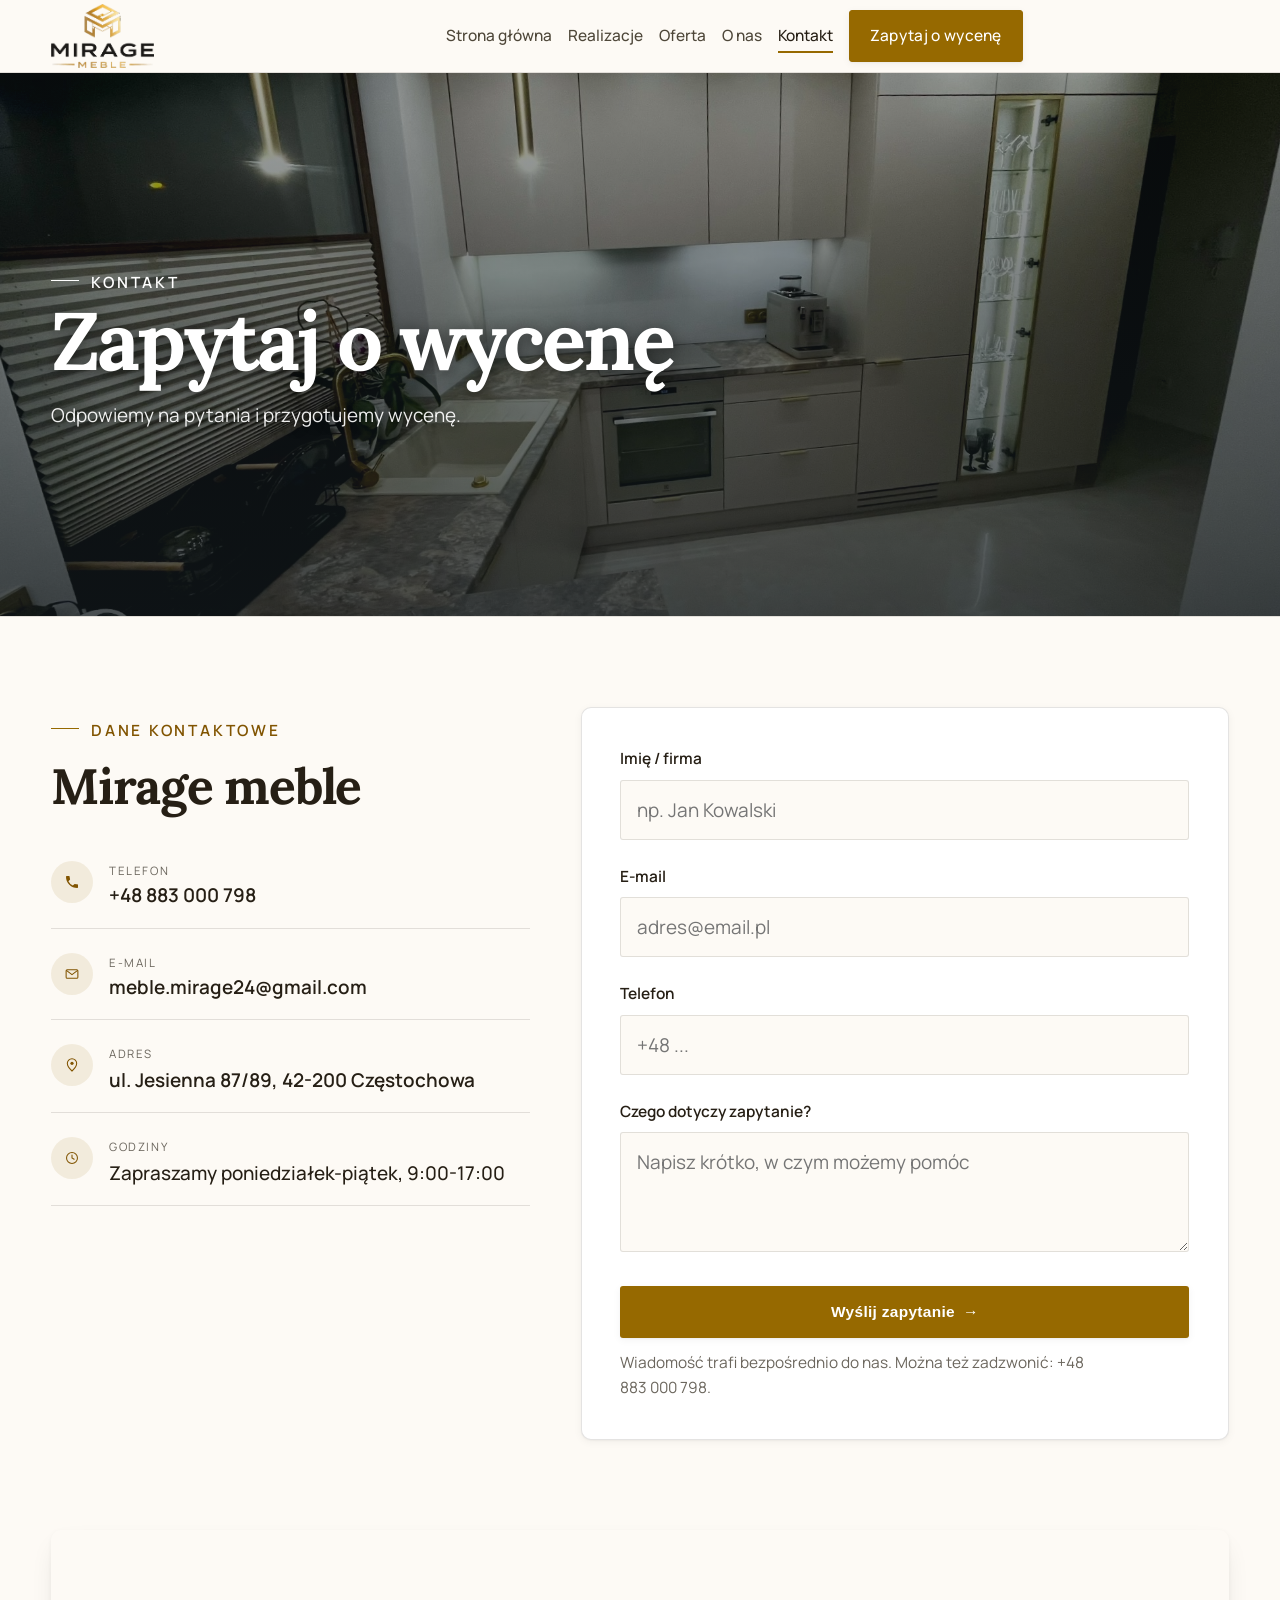
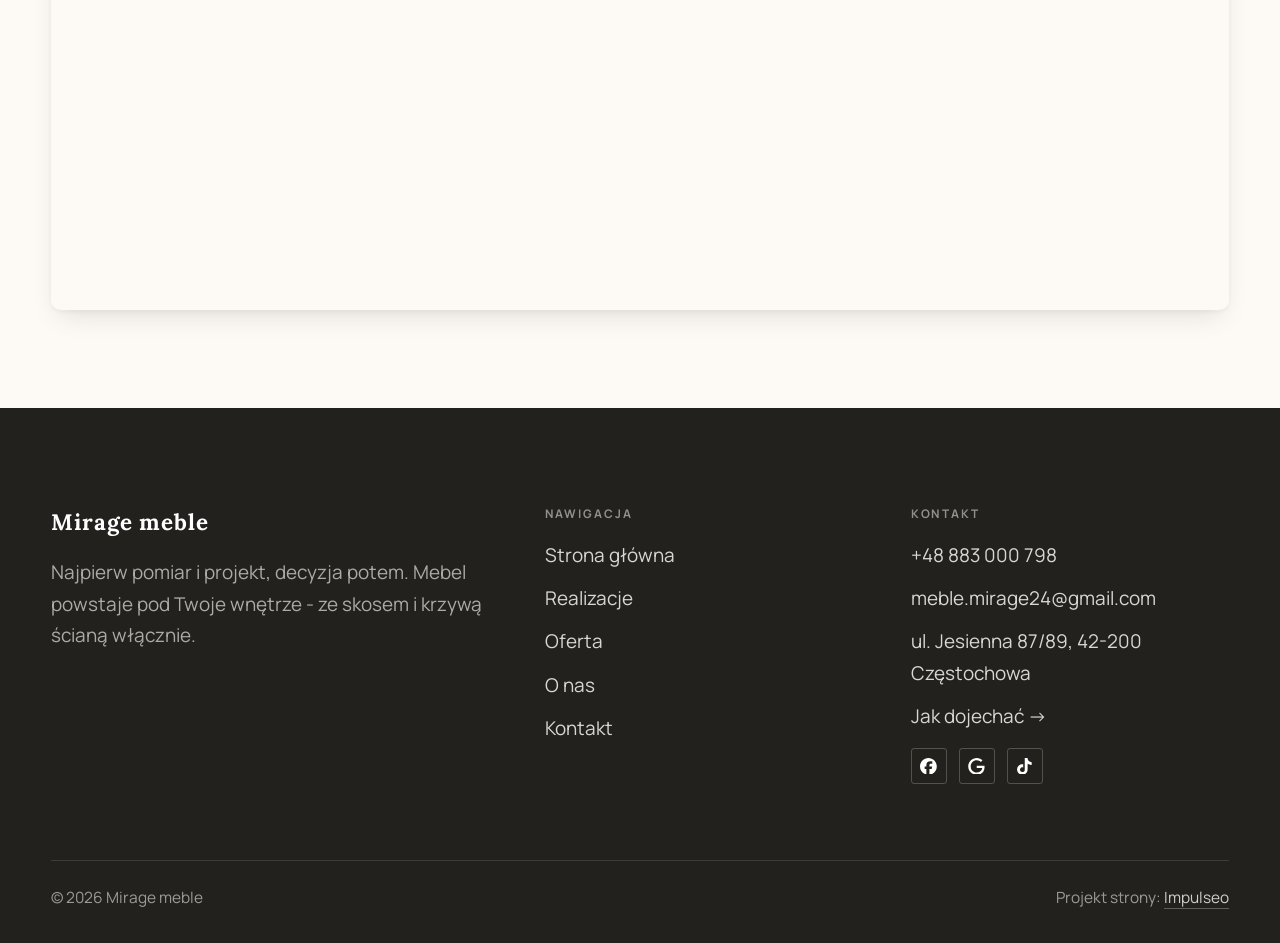
<file: kontakt.html>
<!DOCTYPE html>
<html lang="pl">
<head>
<meta charset="UTF-8">
<meta name="viewport" content="width=device-width, initial-scale=1.0">
<title>Kontakt - Mirage meble</title>
<meta name="description" content="Kontakt Mirage meble - ul. Jesienna 87/89, 42-200 Częstochowa">
<link rel="canonical" href="https://kris20032.github.io/mirage-meble-meble-na-wymiar/kontakt.html">
<meta name="robots" content="noindex, nofollow">
<meta property="og:type" content="website">
<meta property="og:locale" content="pl_PL">
<meta property="og:site_name" content="Mirage meble">
<meta property="og:title" content="Kontakt - Mirage meble">
<meta property="og:description" content="Kontakt Mirage meble - ul. Jesienna 87/89, 42-200 Częstochowa">
<meta property="og:url" content="https://kris20032.github.io/mirage-meble-meble-na-wymiar/kontakt.html">
<meta property="og:image" content="https://kris20032.github.io/mirage-meble-meble-na-wymiar/img/og.jpg">
<meta property="og:image:width" content="1200">
<meta property="og:image:height" content="630">
<meta name="twitter:card" content="summary_large_image">
<link rel="preconnect" href="https://fonts.googleapis.com">
<link rel="preconnect" href="https://fonts.gstatic.com" crossorigin>
<link href="https://fonts.googleapis.com/css2?family=Lora:wght@500;600;700&family=Manrope:wght@400;500;600&display=swap" rel="stylesheet">
<link rel="stylesheet" href="assets/styles.css?v=87da3927">
</head>
<body>

<header class="nav">
  <div class="wrap nav-inner">
    <a class="brand brand-has-logo" href="index.html"><img class="brand-logo" src="img/logo.png" alt="Mirage meble" width="466" height="289" decoding="async"></a>
    <nav class="nav-links">
      <a href="index.html">Strona główna</a>
      <a href="realizacje.html">Realizacje</a>
      <a href="oferta.html">Oferta</a>
      <a href="o-nas.html">O nas</a>
      <a href="kontakt.html" class="active" aria-current="page">Kontakt</a>
      <a href="kontakt.html" class="btn btn-accent">Zapytaj o wycenę</a>
    </nav>
    <button class="nav-toggle" aria-label="Menu"><span></span><span></span><span></span></button>
  </div>
</header>

<main>
<section class="pagehead">
  <img src="img/g6.jpg" alt="Mirage meble - Zapytaj o wycenę" width="1944" height="1414" decoding="async">
  <div class="wrap">
    <span class="eyebrow">Kontakt</span>
    <h1>Zapytaj o wycenę</h1>
    <p>Odpowiemy na pytania i przygotujemy wycenę.</p>
  </div>
</section>
<section>
  <div class="wrap contact-grid">
    <div class="reveal">
      <span class="eyebrow">Dane kontaktowe</span>
      <h2 style="margin:var(--space-4) 0 var(--space-6)">Mirage meble</h2>
      <div class="info-list">
        <div class="info-row"><div class="ic"><svg class="ico-tel" width="16" height="16" viewBox="0 0 24 24" fill="none" aria-hidden="true"><path d="M6.6 10.8a15.5 15.5 0 0 0 6.6 6.6l2.2-2.2a1 1 0 0 1 1-.24 11.4 11.4 0 0 0 3.6.58 1 1 0 0 1 1 1V20a1 1 0 0 1-1 1A17 17 0 0 1 3 4a1 1 0 0 1 1-1h3.5a1 1 0 0 1 1 1c0 1.25.2 2.46.58 3.6a1 1 0 0 1-.25 1l-2.23 2.2Z" fill="currentColor"/></svg></div><div><div class="lbl">Telefon</div><a class="val" href="tel:+48883000798">+48 883 000 798</a></div></div>
        <div class="info-row"><div class="ic"><svg class="ico-mail" width="16" height="16" viewBox="0 0 24 24" fill="none" aria-hidden="true"><rect x="3.2" y="5.5" width="17.6" height="13" rx="1.6" stroke="currentColor" stroke-width="1.6"/><path d="M4 7l8 6 8-6" stroke="currentColor" stroke-width="1.6" stroke-linecap="round" stroke-linejoin="round"/></svg></div><div><div class="lbl">E-mail</div><a class="val" href="mailto:meble.mirage24@gmail.com">meble.mirage24@gmail.com</a></div></div>
        <div class="info-row"><div class="ic"><svg class="ico-pin" width="16" height="16" viewBox="0 0 24 24" fill="none" aria-hidden="true"><path d="M12 21s7-6.1 7-11.5A7 7 0 0 0 5 9.5C5 14.9 12 21 12 21Z" stroke="currentColor" stroke-width="1.6" fill="none"/><circle cx="12" cy="9.5" r="2.4" fill="currentColor"/></svg></div><div><div class="lbl">Adres</div><div class="val">ul. Jesienna 87/89, 42-200 Częstochowa</div></div></div>
        <div class="info-row"><div class="ic"><svg class="ico-clock" width="16" height="16" viewBox="0 0 24 24" fill="none" aria-hidden="true"><circle cx="12" cy="12" r="8.2" stroke="currentColor" stroke-width="1.6"/><path d="M12 7.5V12l3.2 1.9" stroke="currentColor" stroke-width="1.6" stroke-linecap="round"/></svg></div><div><div class="lbl">Godziny</div><div class="val" style="font-weight:500">Zapraszamy poniedziałek-piątek, 9:00-17:00</div></div></div>
      </div>
    </div>
    <div class="reveal">
      <form class="form" action="https://formsubmit.co/meble.mirage24@gmail.com" method="POST">
        <input type="hidden" name="_subject" value="Zapytanie ze strony Mirage meble">
        <input type="hidden" name="_captcha" value="false">
        <input type="hidden" name="_template" value="table">
        <div class="fld"><label for="name">Imię / firma</label><input id="name" name="name" type="text" placeholder="np. Jan Kowalski" required></div>
        <div class="fld"><label for="email">E-mail</label><input id="email" name="email" type="email" placeholder="adres@email.pl" required></div>
        <div class="fld"><label for="phone">Telefon</label><input id="phone" name="phone" type="tel" placeholder="+48 ..."></div>
        <div class="fld"><label for="msg">Czego dotyczy zapytanie?</label><textarea id="msg" name="message" placeholder="Napisz krótko, w czym możemy pomóc" required></textarea></div>
        <button type="submit" class="btn btn-accent" style="width:100%;justify-content:center">Wyślij zapytanie <span class="arr">→</span></button>
        <p class="note">Wiadomość trafi bezpośrednio do nas. Można też zadzwonić: +48 883 000 798.</p>
      </form>
    </div>
  </div>
</section>
<section style="padding-top:0">
  <div class="wrap reveal">
    <iframe class="map" title="Mirage meble - Częstochowa" src="https://maps.google.com/maps?q=50.7727179%2C19.1343447&z=15&output=embed" loading="lazy" referrerpolicy="no-referrer-when-downgrade"></iframe>
  </div>
</section>
</main>

<footer>
  <div class="wrap">
    <div class="foot-grid">
      <div class="foot-brand">
        <div class="name">Mirage meble</div>
        <p>Najpierw pomiar i projekt, decyzja potem. Mebel powstaje pod Twoje wnętrze - ze skosem i krzywą ścianą włącznie.</p>
      </div>
      <div class="foot-col">
        <h4>Nawigacja</h4>
        <a href="index.html">Strona główna</a>
        <a href="realizacje.html">Realizacje</a>
        <a href="oferta.html">Oferta</a>
        <a href="o-nas.html">O nas</a>
        <a href="kontakt.html">Kontakt</a>
      </div>
      <div class="foot-col">
        <h4>Kontakt</h4>
        <a href="tel:+48883000798">+48 883 000 798</a>
        <a href="mailto:meble.mirage24@gmail.com">meble.mirage24@gmail.com</a>
        <p>ul. Jesienna 87/89, 42-200 Częstochowa</p>
        <a href="https://www.google.com/maps?cid=11300230593149893912" target="_blank" rel="noopener">Jak dojechać →</a>
      <div class="foot-soc">
        <a class="soc" href="https://www.facebook.com/Miragemeble/" target="_blank" rel="noopener" aria-label="Facebook - Mirage meble"><svg viewBox="0 0 24 24" aria-hidden="true" focusable="false"><path d="M9.101 23.691v-7.98H6.627v-3.667h2.474v-1.58c0-4.085 1.848-5.978 5.858-5.978.401 0 .955.042 1.468.103a8.68 8.68 0 0 1 1.141.195v3.325a8.623 8.623 0 0 0-.653-.036 26.805 26.805 0 0 0-.733-.009c-.707 0-1.259.096-1.675.309a1.686 1.686 0 0 0-.679.622c-.258.42-.374.995-.374 1.752v1.297h3.919l-.386 2.103-.287 1.564h-3.246v8.245C19.396 23.238 24 18.179 24 12.044c0-6.627-5.373-12-12-12s-12 5.373-12 12c0 5.628 3.874 10.35 9.101 11.647Z" fill="currentColor"/></svg></a>
        <a class="soc" href="https://www.google.com/maps?cid=11300230593149893912" target="_blank" rel="noopener" aria-label="Google - Mirage meble"><svg viewBox="0 0 24 24" aria-hidden="true" focusable="false"><path d="M12.48 10.92v3.28h7.84c-.24 1.84-.853 3.187-1.787 4.133-1.147 1.147-2.933 2.4-6.053 2.4-4.827 0-8.6-3.893-8.6-8.72s3.773-8.72 8.6-8.72c2.6 0 4.507 1.027 5.907 2.347l2.307-2.307C18.747 1.44 16.133 0 12.48 0 5.867 0 .307 5.387.307 12s5.56 12 12.173 12c3.573 0 6.267-1.173 8.373-3.36 2.16-2.16 2.84-5.213 2.84-7.667 0-.76-.053-1.467-.173-2.053H12.48z" fill="currentColor"/></svg></a>
        <a class="soc" href="https://www.tiktok.com/@luxmiragedesign" target="_blank" rel="noopener" aria-label="TikTok - Mirage meble"><svg viewBox="0 0 24 24" aria-hidden="true" focusable="false"><path d="M12.525.02c1.31-.02 2.61-.01 3.91-.02.08 1.53.63 3.09 1.75 4.17 1.12 1.11 2.7 1.62 4.24 1.79v4.03c-1.44-.05-2.89-.35-4.2-.97-.57-.26-1.1-.59-1.62-.93-.01 2.92.01 5.84-.02 8.75-.08 1.4-.54 2.79-1.35 3.94-1.31 1.92-3.58 3.17-5.91 3.21-1.43.08-2.86-.31-4.08-1.03-2.02-1.19-3.44-3.37-3.65-5.71-.02-.5-.03-1-.01-1.49.18-1.9 1.12-3.72 2.58-4.96 1.66-1.44 3.98-2.13 6.15-1.72.02 1.48-.04 2.96-.04 4.44-.99-.32-2.15-.23-3.02.37-.63.41-1.11 1.04-1.36 1.75-.21.51-.15 1.07-.14 1.61.24 1.64 1.82 3.02 3.5 2.87 1.12-.01 2.19-.66 2.77-1.61.19-.33.4-.67.41-1.06.1-1.79.06-3.57.07-5.36.01-4.03-.01-8.05.02-12.07z" fill="currentColor"/></svg></a>
      </div>
      </div>
    </div>
    <div class="foot-bot">
      <span>© 2026 Mirage meble</span>
      <span>Projekt strony: <a class="foot-credit" href="https://impulseo.pl" target="_blank" rel="noopener">Impulseo</a></span>
    </div>
  </div>
</footer>
<div class="sticky-reserve"><a class="sr-book" href="kontakt.html">Zapytaj o wycenę</a><a class="sr-call" href="tel:+48883000798" aria-label="Zadzwoń"><svg class="ico-tel" width="16" height="16" viewBox="0 0 24 24" fill="none" aria-hidden="true"><path d="M6.6 10.8a15.5 15.5 0 0 0 6.6 6.6l2.2-2.2a1 1 0 0 1 1-.24 11.4 11.4 0 0 0 3.6.58 1 1 0 0 1 1 1V20a1 1 0 0 1-1 1A17 17 0 0 1 3 4a1 1 0 0 1 1-1h3.5a1 1 0 0 1 1 1c0 1.25.2 2.46.58 3.6a1 1 0 0 1-.25 1l-2.23 2.2Z" fill="currentColor"/></svg></a></div>
<div class="demo-wazne" data-do="2026-10-20" data-cykl="3" hidden><svg class="dw-ico" width="13" height="13" viewBox="0 0 24 24" fill="none" aria-hidden="true"><circle cx="12" cy="12" r="8.6" stroke="currentColor" stroke-width="1.8"/><path d="M12 7.2V12l3.3 2" stroke="currentColor" stroke-width="1.8" stroke-linecap="round"/></svg><span class="dw-txt"></span></div>

<script src="assets/main.js"></script>
</body>
</html>
</file>
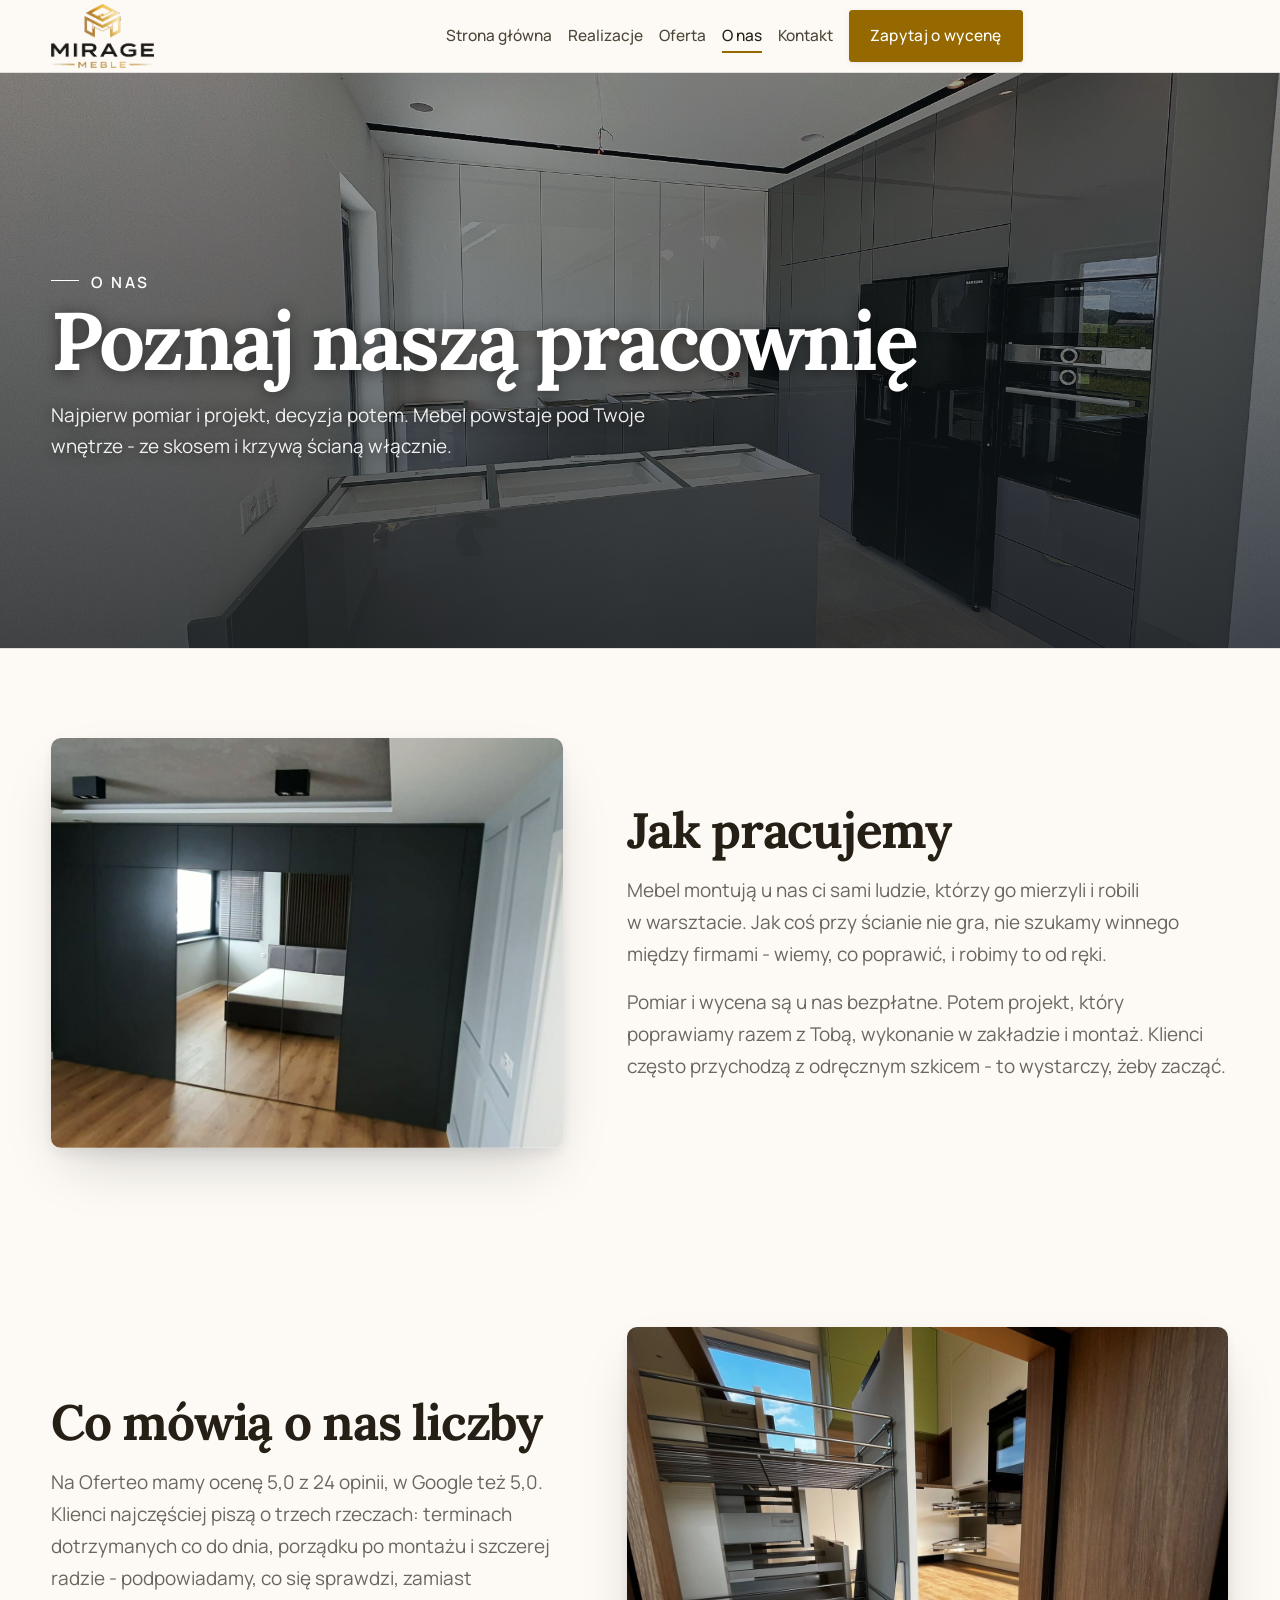
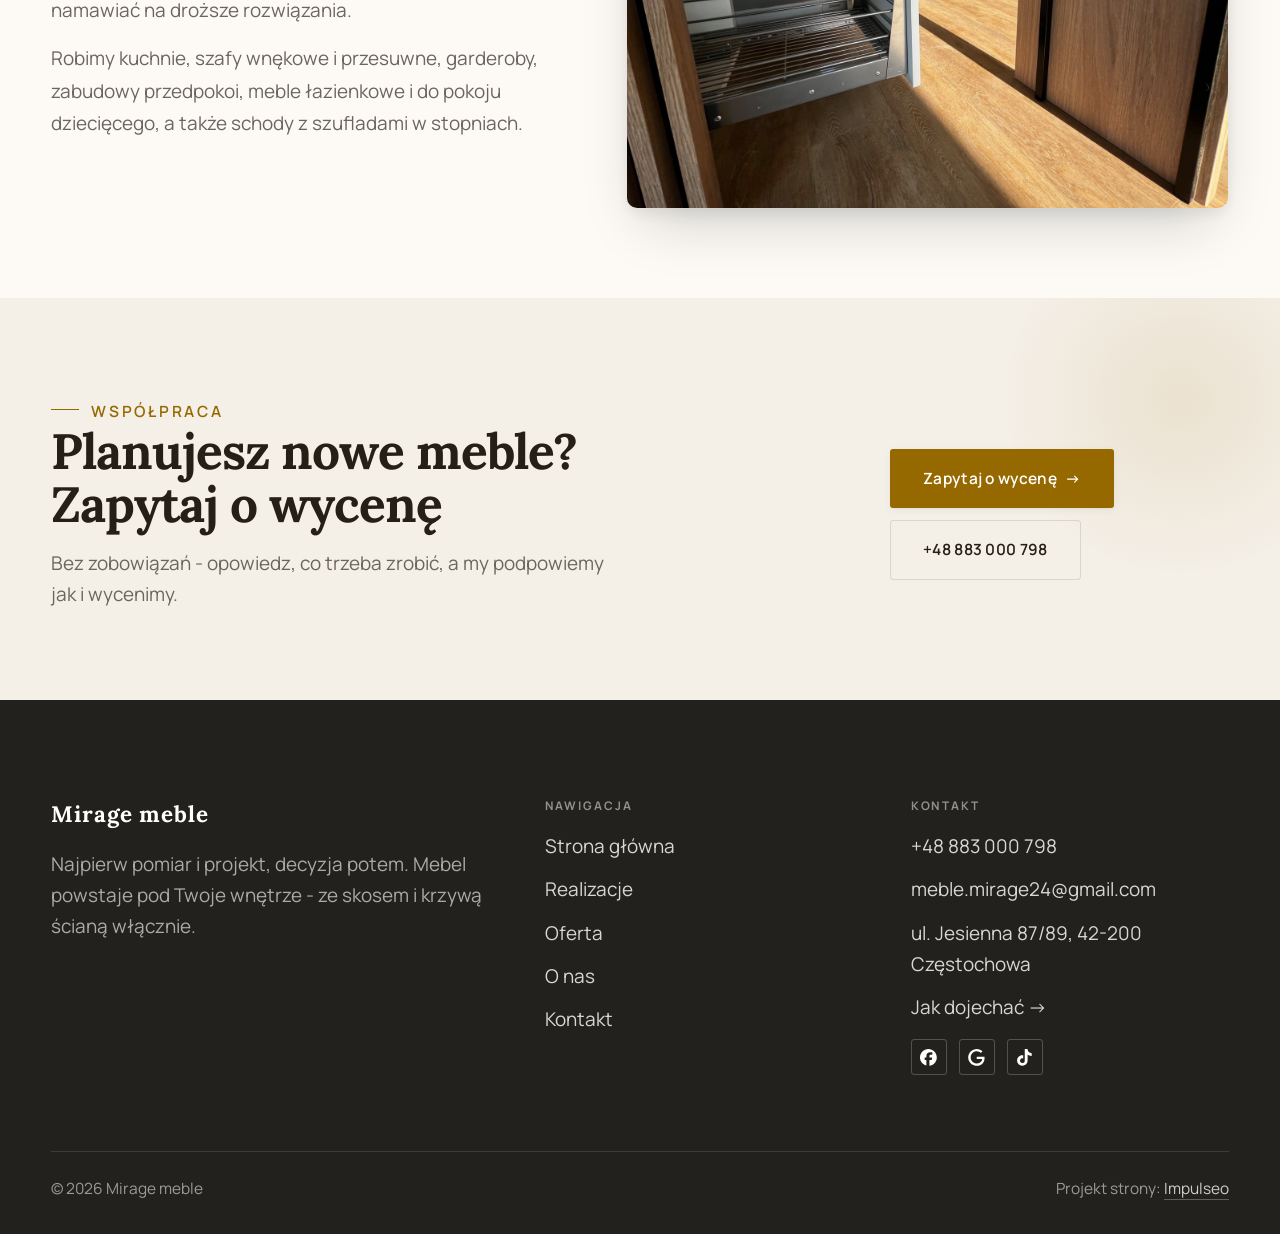
<file: o-nas.html>
<!DOCTYPE html>
<html lang="pl">
<head>
<meta charset="UTF-8">
<meta name="viewport" content="width=device-width, initial-scale=1.0">
<title>O nas - Mirage meble</title>
<meta name="description" content="Meble na wymiar w Częstochowie: kuchnie, szafy i zabudowy pod Twoje wnętrze. Bezpłatny pomiar i wycena, projekt, wykonanie i montaż. Zadzwoń: +48 883 000 798.">
<link rel="canonical" href="https://kris20032.github.io/mirage-meble-meble-na-wymiar/o-nas.html">
<meta name="robots" content="noindex, nofollow">
<meta property="og:type" content="website">
<meta property="og:locale" content="pl_PL">
<meta property="og:site_name" content="Mirage meble">
<meta property="og:title" content="O nas - Mirage meble">
<meta property="og:description" content="Meble na wymiar w Częstochowie: kuchnie, szafy i zabudowy pod Twoje wnętrze. Bezpłatny pomiar i wycena, projekt, wykonanie i montaż. Zadzwoń: +48 883 000 798.">
<meta property="og:url" content="https://kris20032.github.io/mirage-meble-meble-na-wymiar/o-nas.html">
<meta property="og:image" content="https://kris20032.github.io/mirage-meble-meble-na-wymiar/img/og.jpg">
<meta property="og:image:width" content="1200">
<meta property="og:image:height" content="630">
<meta name="twitter:card" content="summary_large_image">
<link rel="preconnect" href="https://fonts.googleapis.com">
<link rel="preconnect" href="https://fonts.gstatic.com" crossorigin>
<link href="https://fonts.googleapis.com/css2?family=Lora:wght@500;600;700&family=Manrope:wght@400;500;600&display=swap" rel="stylesheet">
<link rel="stylesheet" href="assets/styles.css?v=87da3927">
</head>
<body>

<header class="nav">
  <div class="wrap nav-inner">
    <a class="brand brand-has-logo" href="index.html"><img class="brand-logo" src="img/logo.png" alt="Mirage meble" width="466" height="289" decoding="async"></a>
    <nav class="nav-links">
      <a href="index.html">Strona główna</a>
      <a href="realizacje.html">Realizacje</a>
      <a href="oferta.html">Oferta</a>
      <a href="o-nas.html" class="active" aria-current="page">O nas</a>
      <a href="kontakt.html">Kontakt</a>
      <a href="kontakt.html" class="btn btn-accent">Zapytaj o wycenę</a>
    </nav>
    <button class="nav-toggle" aria-label="Menu"><span></span><span></span><span></span></button>
  </div>
</header>

<main>
<section class="pagehead">
  <img src="img/g4.jpg" alt="Mirage meble - Poznaj naszą pracownię" width="2048" height="1534" decoding="async">
  <div class="wrap">
    <span class="eyebrow">O nas</span>
    <h1>Poznaj naszą pracownię</h1>
    <p>Najpierw pomiar i projekt, decyzja potem. Mebel powstaje pod Twoje wnętrze - ze skosem i krzywą ścianą włącznie.</p>
  </div>
</section>
<section>
  <div class="wrap split">
    <div class="split-art reveal"><img src="img/g5.jpg" alt="Mirage meble" loading="lazy" width="1978" height="876" decoding="async"></div>
    <div class="split-copy reveal">
      <h2>Jak pracujemy</h2>
      <p class="muted">Mebel montują u nas ci sami ludzie, którzy go mierzyli i robili w warsztacie. Jak coś przy ścianie nie gra, nie szukamy winnego między firmami - wiemy, co poprawić, i robimy to od ręki.</p>
      <p class="muted">Pomiar i wycena są u nas bezpłatne. Potem projekt, który poprawiamy razem z Tobą, wykonanie w zakładzie i montaż. Klienci często przychodzą z odręcznym szkicem - to wystarczy, żeby zacząć.</p>
    </div>
  </div>
</section>
<section>
  <div class="wrap split">
    <div class="split-copy reveal">
      <h2>Co mówią o nas liczby</h2>
      <p class="muted">Na Oferteo mamy ocenę 5,0 z 24 opinii, w Google też 5,0. Klienci najczęściej piszą o trzech rzeczach: terminach dotrzymanych co do dnia, porządku po montażu i szczerej radzie - podpowiadamy, co się sprawdzi, zamiast namawiać na droższe rozwiązania.</p>
      <p class="muted">Robimy kuchnie, szafy wnękowe i przesuwne, garderoby, zabudowy przedpokoi, meble łazienkowe i do pokoju dziecięcego, a także schody z szufladami w stopniach.</p>
    </div>
    <div class="split-art reveal"><img src="img/onas-2.jpg" alt="Kuchenne cargo na wymiar - realizacja Mirage meble" loading="lazy" width="1600" height="1200" decoding="async"></div>
  </div>
</section>


<section class="cta">
  <div class="wrap">
    <div class="reveal">
      <span class="eyebrow">Współpraca</span>
      <h2>Planujesz nowe meble? Zapytaj o wycenę</h2>
      <p>Bez zobowiązań - opowiedz, co trzeba zrobić, a my podpowiemy jak i wycenimy.</p>
    </div>
    <div class="cta-actions reveal">
      <a href="kontakt.html" class="btn btn-light">Zapytaj o wycenę <span class="arr">→</span></a>
      <a href="tel:+48883000798" class="btn btn-ghost btn-ghost-cta">+48 883 000 798</a>
    </div>
  </div>
</section>
</main>

<footer>
  <div class="wrap">
    <div class="foot-grid">
      <div class="foot-brand">
        <div class="name">Mirage meble</div>
        <p>Najpierw pomiar i projekt, decyzja potem. Mebel powstaje pod Twoje wnętrze - ze skosem i krzywą ścianą włącznie.</p>
      </div>
      <div class="foot-col">
        <h4>Nawigacja</h4>
        <a href="index.html">Strona główna</a>
        <a href="realizacje.html">Realizacje</a>
        <a href="oferta.html">Oferta</a>
        <a href="o-nas.html">O nas</a>
        <a href="kontakt.html">Kontakt</a>
      </div>
      <div class="foot-col">
        <h4>Kontakt</h4>
        <a href="tel:+48883000798">+48 883 000 798</a>
        <a href="mailto:meble.mirage24@gmail.com">meble.mirage24@gmail.com</a>
        <p>ul. Jesienna 87/89, 42-200 Częstochowa</p>
        <a href="https://www.google.com/maps?cid=11300230593149893912" target="_blank" rel="noopener">Jak dojechać →</a>
      <div class="foot-soc">
        <a class="soc" href="https://www.facebook.com/Miragemeble/" target="_blank" rel="noopener" aria-label="Facebook - Mirage meble"><svg viewBox="0 0 24 24" aria-hidden="true" focusable="false"><path d="M9.101 23.691v-7.98H6.627v-3.667h2.474v-1.58c0-4.085 1.848-5.978 5.858-5.978.401 0 .955.042 1.468.103a8.68 8.68 0 0 1 1.141.195v3.325a8.623 8.623 0 0 0-.653-.036 26.805 26.805 0 0 0-.733-.009c-.707 0-1.259.096-1.675.309a1.686 1.686 0 0 0-.679.622c-.258.42-.374.995-.374 1.752v1.297h3.919l-.386 2.103-.287 1.564h-3.246v8.245C19.396 23.238 24 18.179 24 12.044c0-6.627-5.373-12-12-12s-12 5.373-12 12c0 5.628 3.874 10.35 9.101 11.647Z" fill="currentColor"/></svg></a>
        <a class="soc" href="https://www.google.com/maps?cid=11300230593149893912" target="_blank" rel="noopener" aria-label="Google - Mirage meble"><svg viewBox="0 0 24 24" aria-hidden="true" focusable="false"><path d="M12.48 10.92v3.28h7.84c-.24 1.84-.853 3.187-1.787 4.133-1.147 1.147-2.933 2.4-6.053 2.4-4.827 0-8.6-3.893-8.6-8.72s3.773-8.72 8.6-8.72c2.6 0 4.507 1.027 5.907 2.347l2.307-2.307C18.747 1.44 16.133 0 12.48 0 5.867 0 .307 5.387.307 12s5.56 12 12.173 12c3.573 0 6.267-1.173 8.373-3.36 2.16-2.16 2.84-5.213 2.84-7.667 0-.76-.053-1.467-.173-2.053H12.48z" fill="currentColor"/></svg></a>
        <a class="soc" href="https://www.tiktok.com/@luxmiragedesign" target="_blank" rel="noopener" aria-label="TikTok - Mirage meble"><svg viewBox="0 0 24 24" aria-hidden="true" focusable="false"><path d="M12.525.02c1.31-.02 2.61-.01 3.91-.02.08 1.53.63 3.09 1.75 4.17 1.12 1.11 2.7 1.62 4.24 1.79v4.03c-1.44-.05-2.89-.35-4.2-.97-.57-.26-1.1-.59-1.62-.93-.01 2.92.01 5.84-.02 8.75-.08 1.4-.54 2.79-1.35 3.94-1.31 1.92-3.58 3.17-5.91 3.21-1.43.08-2.86-.31-4.08-1.03-2.02-1.19-3.44-3.37-3.65-5.71-.02-.5-.03-1-.01-1.49.18-1.9 1.12-3.72 2.58-4.96 1.66-1.44 3.98-2.13 6.15-1.72.02 1.48-.04 2.96-.04 4.44-.99-.32-2.15-.23-3.02.37-.63.41-1.11 1.04-1.36 1.75-.21.51-.15 1.07-.14 1.61.24 1.64 1.82 3.02 3.5 2.87 1.12-.01 2.19-.66 2.77-1.61.19-.33.4-.67.41-1.06.1-1.79.06-3.57.07-5.36.01-4.03-.01-8.05.02-12.07z" fill="currentColor"/></svg></a>
      </div>
      </div>
    </div>
    <div class="foot-bot">
      <span>© 2026 Mirage meble</span>
      <span>Projekt strony: <a class="foot-credit" href="https://impulseo.pl" target="_blank" rel="noopener">Impulseo</a></span>
    </div>
  </div>
</footer>
<div class="sticky-reserve"><a class="sr-book" href="kontakt.html">Zapytaj o wycenę</a><a class="sr-call" href="tel:+48883000798" aria-label="Zadzwoń"><svg class="ico-tel" width="16" height="16" viewBox="0 0 24 24" fill="none" aria-hidden="true"><path d="M6.6 10.8a15.5 15.5 0 0 0 6.6 6.6l2.2-2.2a1 1 0 0 1 1-.24 11.4 11.4 0 0 0 3.6.58 1 1 0 0 1 1 1V20a1 1 0 0 1-1 1A17 17 0 0 1 3 4a1 1 0 0 1 1-1h3.5a1 1 0 0 1 1 1c0 1.25.2 2.46.58 3.6a1 1 0 0 1-.25 1l-2.23 2.2Z" fill="currentColor"/></svg></a></div>
<div class="demo-wazne" data-do="2026-10-20" data-cykl="3" hidden><svg class="dw-ico" width="13" height="13" viewBox="0 0 24 24" fill="none" aria-hidden="true"><circle cx="12" cy="12" r="8.6" stroke="currentColor" stroke-width="1.8"/><path d="M12 7.2V12l3.3 2" stroke="currentColor" stroke-width="1.8" stroke-linecap="round"/></svg><span class="dw-txt"></span></div>

<script src="assets/main.js"></script>
</body>
</html>
</file>
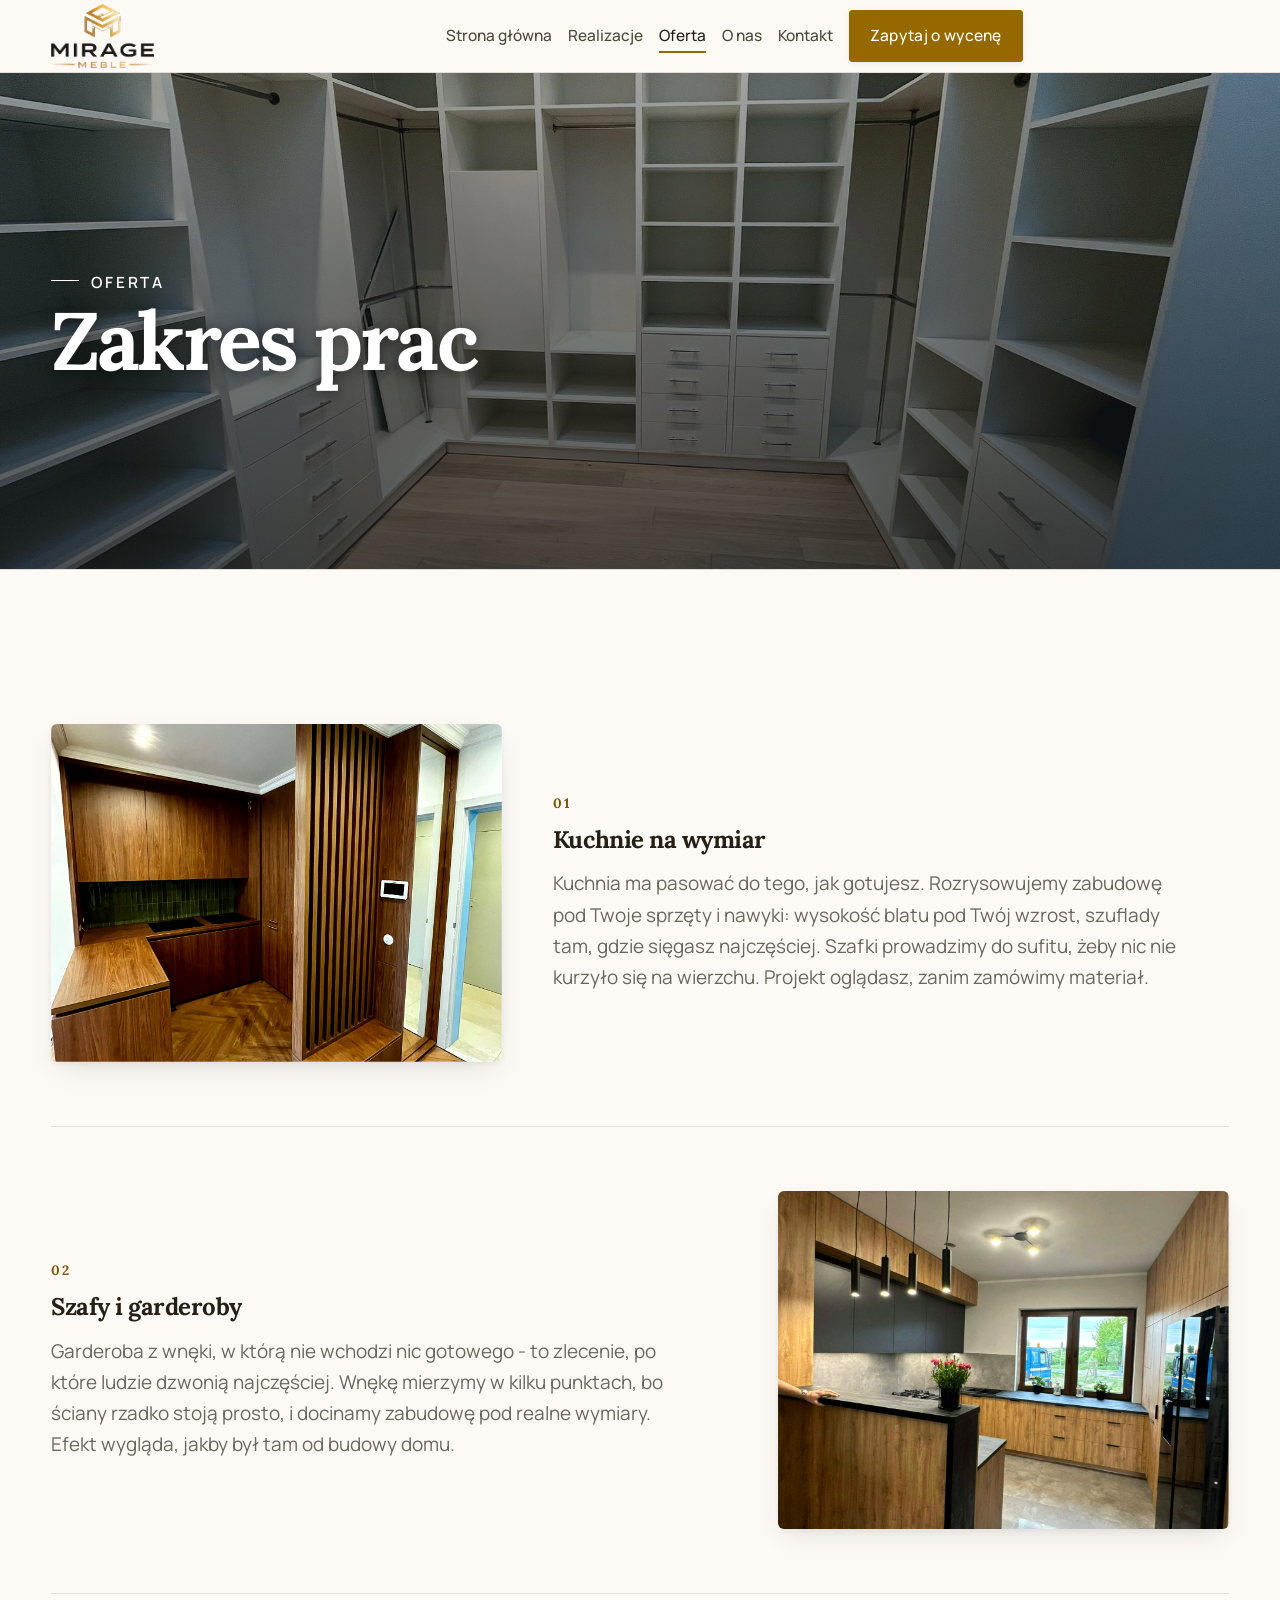
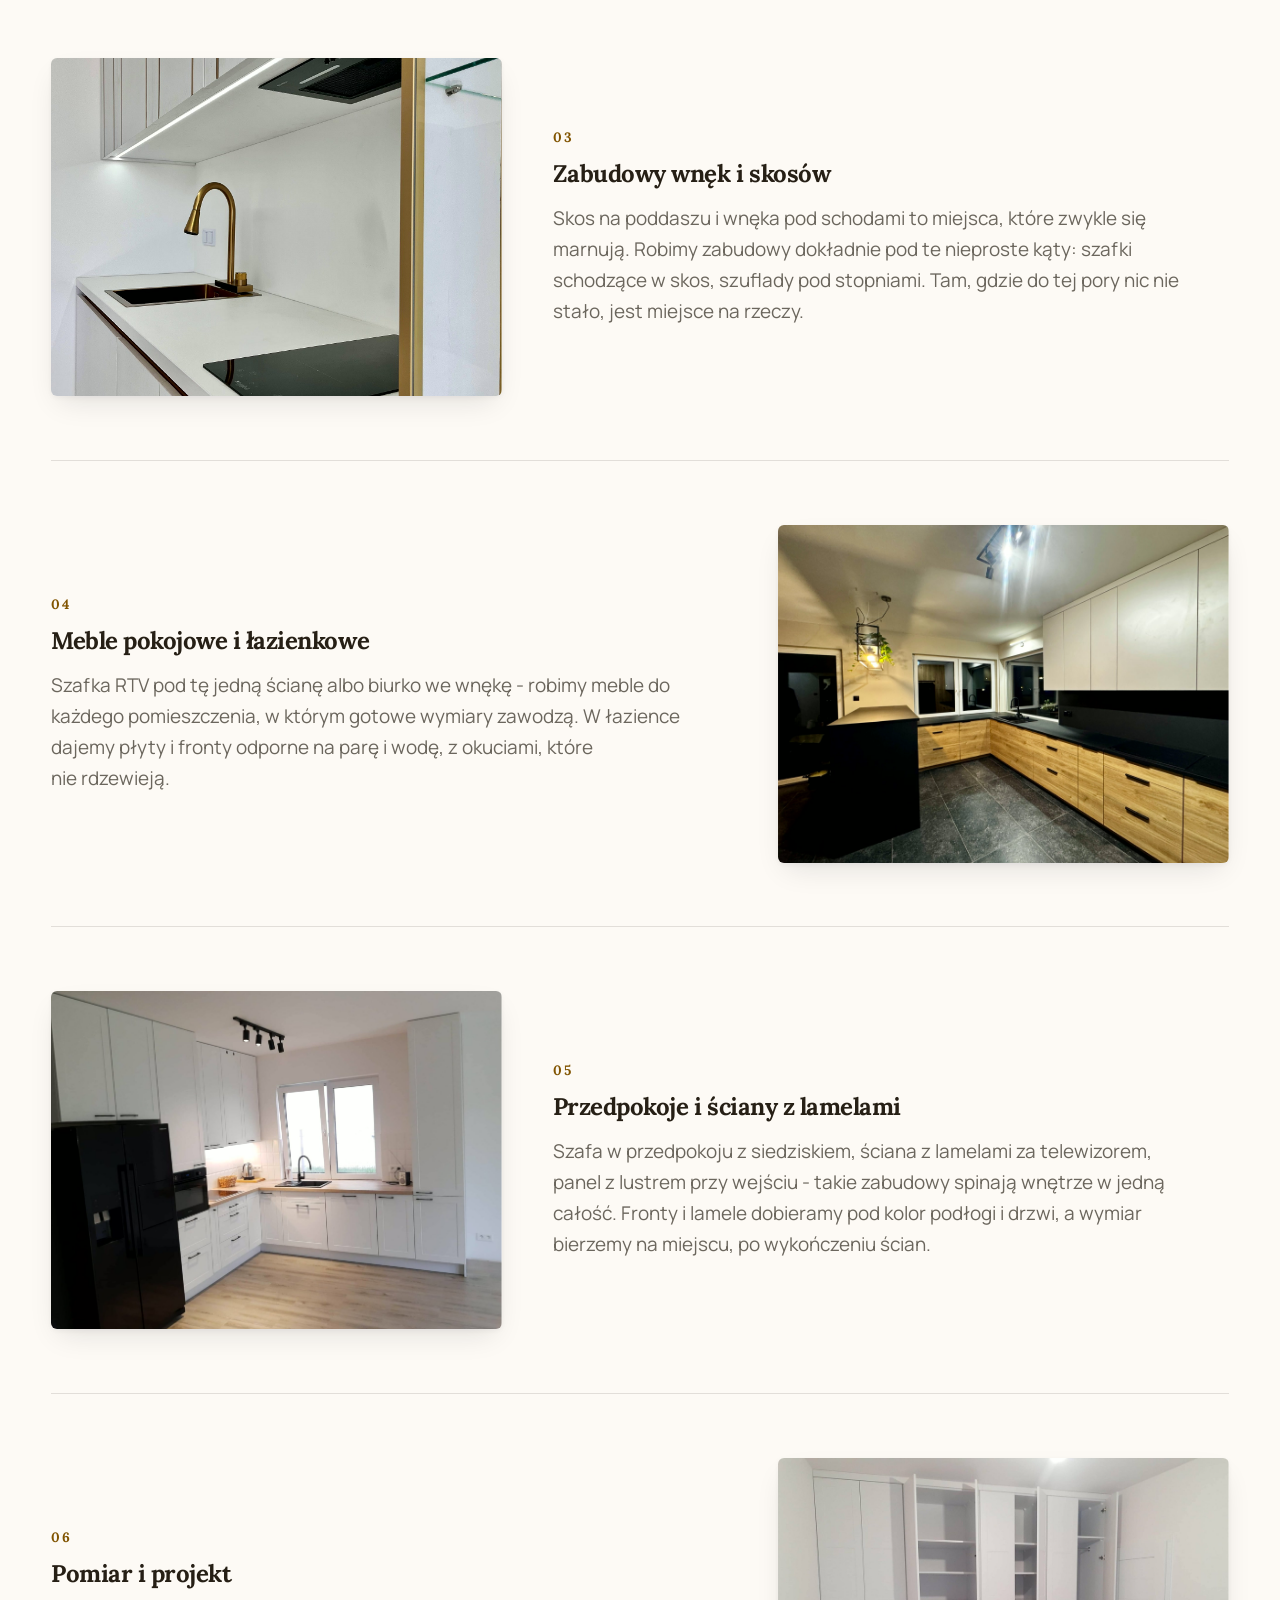
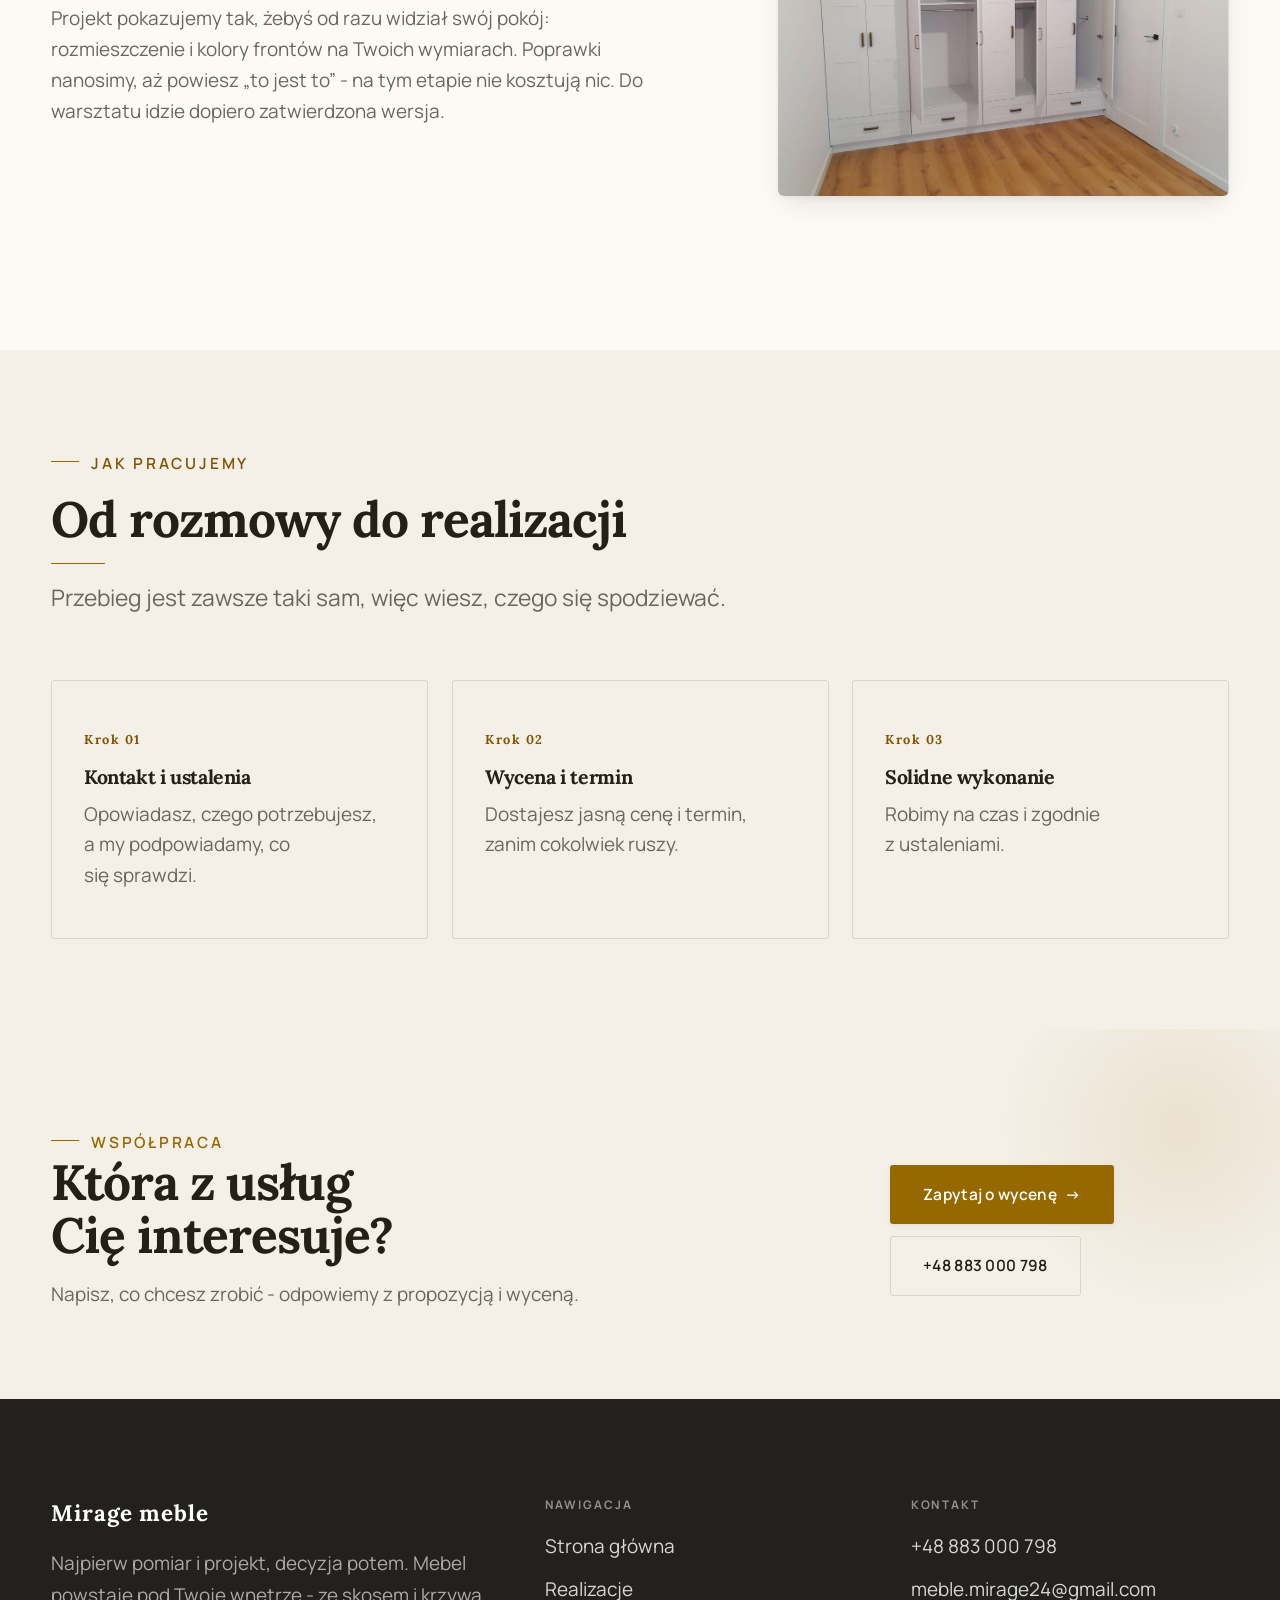
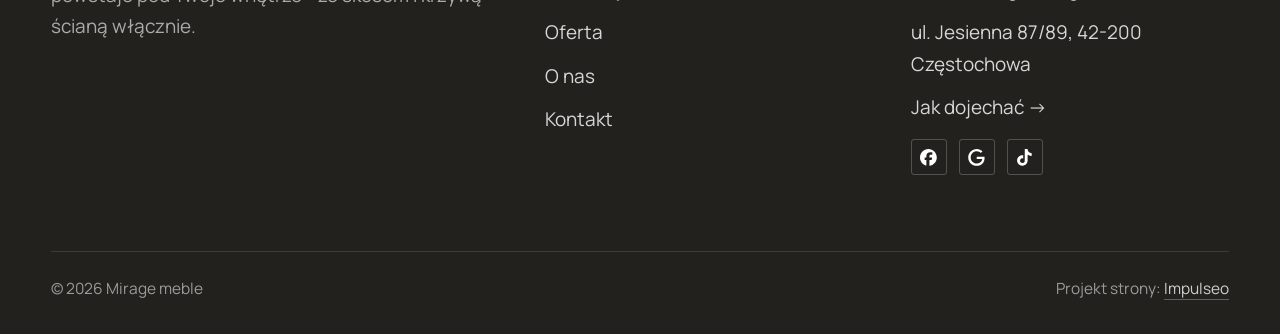
<file: oferta.html>
<!DOCTYPE html>
<html lang="pl">
<head>
<meta charset="UTF-8">
<meta name="viewport" content="width=device-width, initial-scale=1.0">
<title>Oferta - Mirage meble</title>
<meta name="description" content="Meble na wymiar w Częstochowie: kuchnie, szafy i zabudowy pod Twoje wnętrze. Bezpłatny pomiar i wycena, projekt, wykonanie i montaż. Zadzwoń: +48 883 000 798.">
<link rel="canonical" href="https://kris20032.github.io/mirage-meble-meble-na-wymiar/oferta.html">
<meta name="robots" content="noindex, nofollow">
<meta property="og:type" content="website">
<meta property="og:locale" content="pl_PL">
<meta property="og:site_name" content="Mirage meble">
<meta property="og:title" content="Oferta - Mirage meble">
<meta property="og:description" content="Meble na wymiar w Częstochowie: kuchnie, szafy i zabudowy pod Twoje wnętrze. Bezpłatny pomiar i wycena, projekt, wykonanie i montaż. Zadzwoń: +48 883 000 798.">
<meta property="og:url" content="https://kris20032.github.io/mirage-meble-meble-na-wymiar/oferta.html">
<meta property="og:image" content="https://kris20032.github.io/mirage-meble-meble-na-wymiar/img/og.jpg">
<meta property="og:image:width" content="1200">
<meta property="og:image:height" content="630">
<meta name="twitter:card" content="summary_large_image">
<link rel="preconnect" href="https://fonts.googleapis.com">
<link rel="preconnect" href="https://fonts.gstatic.com" crossorigin>
<link href="https://fonts.googleapis.com/css2?family=Lora:wght@500;600;700&family=Manrope:wght@400;500;600&display=swap" rel="stylesheet">
<link rel="stylesheet" href="assets/styles.css?v=87da3927">
</head>
<body>

<header class="nav">
  <div class="wrap nav-inner">
    <a class="brand brand-has-logo" href="index.html"><img class="brand-logo" src="img/logo.png" alt="Mirage meble" width="466" height="289" decoding="async"></a>
    <nav class="nav-links">
      <a href="index.html">Strona główna</a>
      <a href="realizacje.html">Realizacje</a>
      <a href="oferta.html" class="active" aria-current="page">Oferta</a>
      <a href="o-nas.html">O nas</a>
      <a href="kontakt.html">Kontakt</a>
      <a href="kontakt.html" class="btn btn-accent">Zapytaj o wycenę</a>
    </nav>
    <button class="nav-toggle" aria-label="Menu"><span></span><span></span><span></span></button>
  </div>
</header>

<main>
<section class="pagehead">
  <img src="img/g3.jpg" alt="Mirage meble - Zakres prac" width="2048" height="1536" decoding="async">
  <div class="wrap">
    <span class="eyebrow">Oferta</span>
    <h1>Zakres prac</h1>
  </div>
</section>
<section>
  <div class="wrap">
    <div class="svc-row reveal">
      <div class="svc-row-art"><img src="img/g14.jpg" alt="Kuchnie na wymiar" loading="lazy" width="1536" height="2048" decoding="async"></div>
      <div>
        <span class="num">01</span>
        <h3>Kuchnie na wymiar</h3>
        <p class="muted">Kuchnia ma pasować do tego, jak gotujesz. Rozrysowujemy zabudowę pod Twoje sprzęty i nawyki: wysokość blatu pod Twój wzrost, szuflady tam, gdzie sięgasz najczęściej. Szafki prowadzimy do sufitu, żeby nic nie kurzyło się na wierzchu. Projekt oglądasz, zanim zamówimy materiał.</p>
      </div>
    </div>
    <div class="svc-row rev reveal">
      <div class="svc-row-art"><img src="img/g15.jpg" alt="Szafy i garderoby" loading="lazy" width="1424" height="1950" decoding="async"></div>
      <div>
        <span class="num">02</span>
        <h3>Szafy i garderoby</h3>
        <p class="muted">Garderoba z wnęki, w którą nie wchodzi nic gotowego - to zlecenie, po które ludzie dzwonią najczęściej. Wnękę mierzymy w kilku punktach, bo ściany rzadko stoją prosto, i docinamy zabudowę pod realne wymiary. Efekt wygląda, jakby był tam od budowy domu.</p>
      </div>
    </div>
    <div class="svc-row reveal">
      <div class="svc-row-art"><img src="img/g16.jpg" alt="Zabudowy wnęk i skosów" loading="lazy" width="1534" height="2048" decoding="async"></div>
      <div>
        <span class="num">03</span>
        <h3>Zabudowy wnęk i skosów</h3>
        <p class="muted">Skos na poddaszu i wnęka pod schodami to miejsca, które zwykle się marnują. Robimy zabudowy dokładnie pod te nieproste kąty: szafki schodzące w skos, szuflady pod stopniami. Tam, gdzie do tej pory nic nie stało, jest miejsce na rzeczy.</p>
      </div>
    </div>
    <div class="svc-row rev reveal">
      <div class="svc-row-art"><img src="img/about.jpg" alt="Meble pokojowe i łazienkowe" loading="lazy" width="1990" height="1476" decoding="async"></div>
      <div>
        <span class="num">04</span>
        <h3>Meble pokojowe i łazienkowe</h3>
        <p class="muted">Szafka RTV pod tę jedną ścianę albo biurko we wnękę - robimy meble do każdego pomieszczenia, w którym gotowe wymiary zawodzą. W łazience dajemy płyty i fronty odporne na parę i wodę, z okuciami, które nie rdzewieją.</p>
      </div>
    </div>
    <div class="svc-row reveal">
      <div class="svc-row-art"><img src="img/g1.jpg" alt="Przedpokoje i ściany z lamelami" loading="lazy" width="1918" height="1378" decoding="async"></div>
      <div>
        <span class="num">05</span>
        <h3>Przedpokoje i ściany z lamelami</h3>
        <p class="muted">Szafa w przedpokoju z siedziskiem, ściana z lamelami za telewizorem, panel z lustrem przy wejściu - takie zabudowy spinają wnętrze w jedną całość. Fronty i lamele dobieramy pod kolor podłogi i drzwi, a wymiar bierzemy na miejscu, po wykończeniu ścian.</p>
      </div>
    </div>
    <div class="svc-row rev reveal">
      <div class="svc-row-art"><img src="img/g2.jpg" alt="Pomiar i projekt" loading="lazy" width="2048" height="1535" decoding="async"></div>
      <div>
        <span class="num">06</span>
        <h3>Pomiar i projekt</h3>
        <p class="muted">Projekt pokazujemy tak, żebyś od razu widział swój pokój: rozmieszczenie i kolory frontów na Twoich wymiarach. Poprawki nanosimy, aż powiesz „to jest to” - na tym etapie nie kosztują nic. Do warsztatu idzie dopiero zatwierdzona wersja.</p>
      </div>
    </div>
  </div>
</section>
<section class="trust">
  <div class="wrap">
    <div class="head reveal">
      <span class="eyebrow">Jak pracujemy</span>
      <h2>Od rozmowy do realizacji</h2>
      <p>Przebieg jest zawsze taki sam, więc wiesz, czego się spodziewać.</p>
    </div>
    <div class="svc-grid">
      <div class="svc reveal"><div class="ic">Krok 01</div><h3>Kontakt i ustalenia</h3><p>Opowiadasz, czego potrzebujesz, a my podpowiadamy, co się sprawdzi.</p></div>
      <div class="svc reveal"><div class="ic">Krok 02</div><h3>Wycena i termin</h3><p>Dostajesz jasną cenę i termin, zanim cokolwiek ruszy.</p></div>
      <div class="svc reveal"><div class="ic">Krok 03</div><h3>Solidne wykonanie</h3><p>Robimy na czas i zgodnie z ustaleniami.</p></div>
    </div>
  </div>
</section>
<section class="cta">
  <div class="wrap">
    <div class="reveal">
      <span class="eyebrow">Współpraca</span>
      <h2>Która z usług Cię interesuje?</h2>
      <p>Napisz, co chcesz zrobić - odpowiemy z propozycją i wyceną.</p>
    </div>
    <div class="cta-actions reveal">
      <a href="kontakt.html" class="btn btn-light">Zapytaj o wycenę <span class="arr">→</span></a>
      <a href="tel:+48883000798" class="btn btn-ghost btn-ghost-cta">+48 883 000 798</a>
    </div>
  </div>
</section>
</main>

<footer>
  <div class="wrap">
    <div class="foot-grid">
      <div class="foot-brand">
        <div class="name">Mirage meble</div>
        <p>Najpierw pomiar i projekt, decyzja potem. Mebel powstaje pod Twoje wnętrze - ze skosem i krzywą ścianą włącznie.</p>
      </div>
      <div class="foot-col">
        <h4>Nawigacja</h4>
        <a href="index.html">Strona główna</a>
        <a href="realizacje.html">Realizacje</a>
        <a href="oferta.html">Oferta</a>
        <a href="o-nas.html">O nas</a>
        <a href="kontakt.html">Kontakt</a>
      </div>
      <div class="foot-col">
        <h4>Kontakt</h4>
        <a href="tel:+48883000798">+48 883 000 798</a>
        <a href="mailto:meble.mirage24@gmail.com">meble.mirage24@gmail.com</a>
        <p>ul. Jesienna 87/89, 42-200 Częstochowa</p>
        <a href="https://www.google.com/maps?cid=11300230593149893912" target="_blank" rel="noopener">Jak dojechać →</a>
      <div class="foot-soc">
        <a class="soc" href="https://www.facebook.com/Miragemeble/" target="_blank" rel="noopener" aria-label="Facebook - Mirage meble"><svg viewBox="0 0 24 24" aria-hidden="true" focusable="false"><path d="M9.101 23.691v-7.98H6.627v-3.667h2.474v-1.58c0-4.085 1.848-5.978 5.858-5.978.401 0 .955.042 1.468.103a8.68 8.68 0 0 1 1.141.195v3.325a8.623 8.623 0 0 0-.653-.036 26.805 26.805 0 0 0-.733-.009c-.707 0-1.259.096-1.675.309a1.686 1.686 0 0 0-.679.622c-.258.42-.374.995-.374 1.752v1.297h3.919l-.386 2.103-.287 1.564h-3.246v8.245C19.396 23.238 24 18.179 24 12.044c0-6.627-5.373-12-12-12s-12 5.373-12 12c0 5.628 3.874 10.35 9.101 11.647Z" fill="currentColor"/></svg></a>
        <a class="soc" href="https://www.google.com/maps?cid=11300230593149893912" target="_blank" rel="noopener" aria-label="Google - Mirage meble"><svg viewBox="0 0 24 24" aria-hidden="true" focusable="false"><path d="M12.48 10.92v3.28h7.84c-.24 1.84-.853 3.187-1.787 4.133-1.147 1.147-2.933 2.4-6.053 2.4-4.827 0-8.6-3.893-8.6-8.72s3.773-8.72 8.6-8.72c2.6 0 4.507 1.027 5.907 2.347l2.307-2.307C18.747 1.44 16.133 0 12.48 0 5.867 0 .307 5.387.307 12s5.56 12 12.173 12c3.573 0 6.267-1.173 8.373-3.36 2.16-2.16 2.84-5.213 2.84-7.667 0-.76-.053-1.467-.173-2.053H12.48z" fill="currentColor"/></svg></a>
        <a class="soc" href="https://www.tiktok.com/@luxmiragedesign" target="_blank" rel="noopener" aria-label="TikTok - Mirage meble"><svg viewBox="0 0 24 24" aria-hidden="true" focusable="false"><path d="M12.525.02c1.31-.02 2.61-.01 3.91-.02.08 1.53.63 3.09 1.75 4.17 1.12 1.11 2.7 1.62 4.24 1.79v4.03c-1.44-.05-2.89-.35-4.2-.97-.57-.26-1.1-.59-1.62-.93-.01 2.92.01 5.84-.02 8.75-.08 1.4-.54 2.79-1.35 3.94-1.31 1.92-3.58 3.17-5.91 3.21-1.43.08-2.86-.31-4.08-1.03-2.02-1.19-3.44-3.37-3.65-5.71-.02-.5-.03-1-.01-1.49.18-1.9 1.12-3.72 2.58-4.96 1.66-1.44 3.98-2.13 6.15-1.72.02 1.48-.04 2.96-.04 4.44-.99-.32-2.15-.23-3.02.37-.63.41-1.11 1.04-1.36 1.75-.21.51-.15 1.07-.14 1.61.24 1.64 1.82 3.02 3.5 2.87 1.12-.01 2.19-.66 2.77-1.61.19-.33.4-.67.41-1.06.1-1.79.06-3.57.07-5.36.01-4.03-.01-8.05.02-12.07z" fill="currentColor"/></svg></a>
      </div>
      </div>
    </div>
    <div class="foot-bot">
      <span>© 2026 Mirage meble</span>
      <span>Projekt strony: <a class="foot-credit" href="https://impulseo.pl" target="_blank" rel="noopener">Impulseo</a></span>
    </div>
  </div>
</footer>
<div class="sticky-reserve"><a class="sr-book" href="kontakt.html">Zapytaj o wycenę</a><a class="sr-call" href="tel:+48883000798" aria-label="Zadzwoń"><svg class="ico-tel" width="16" height="16" viewBox="0 0 24 24" fill="none" aria-hidden="true"><path d="M6.6 10.8a15.5 15.5 0 0 0 6.6 6.6l2.2-2.2a1 1 0 0 1 1-.24 11.4 11.4 0 0 0 3.6.58 1 1 0 0 1 1 1V20a1 1 0 0 1-1 1A17 17 0 0 1 3 4a1 1 0 0 1 1-1h3.5a1 1 0 0 1 1 1c0 1.25.2 2.46.58 3.6a1 1 0 0 1-.25 1l-2.23 2.2Z" fill="currentColor"/></svg></a></div>
<div class="demo-wazne" data-do="2026-10-20" data-cykl="3" hidden><svg class="dw-ico" width="13" height="13" viewBox="0 0 24 24" fill="none" aria-hidden="true"><circle cx="12" cy="12" r="8.6" stroke="currentColor" stroke-width="1.8"/><path d="M12 7.2V12l3.3 2" stroke="currentColor" stroke-width="1.8" stroke-linecap="round"/></svg><span class="dw-txt"></span></div>

<script src="assets/main.js"></script>
</body>
</html>
</file>
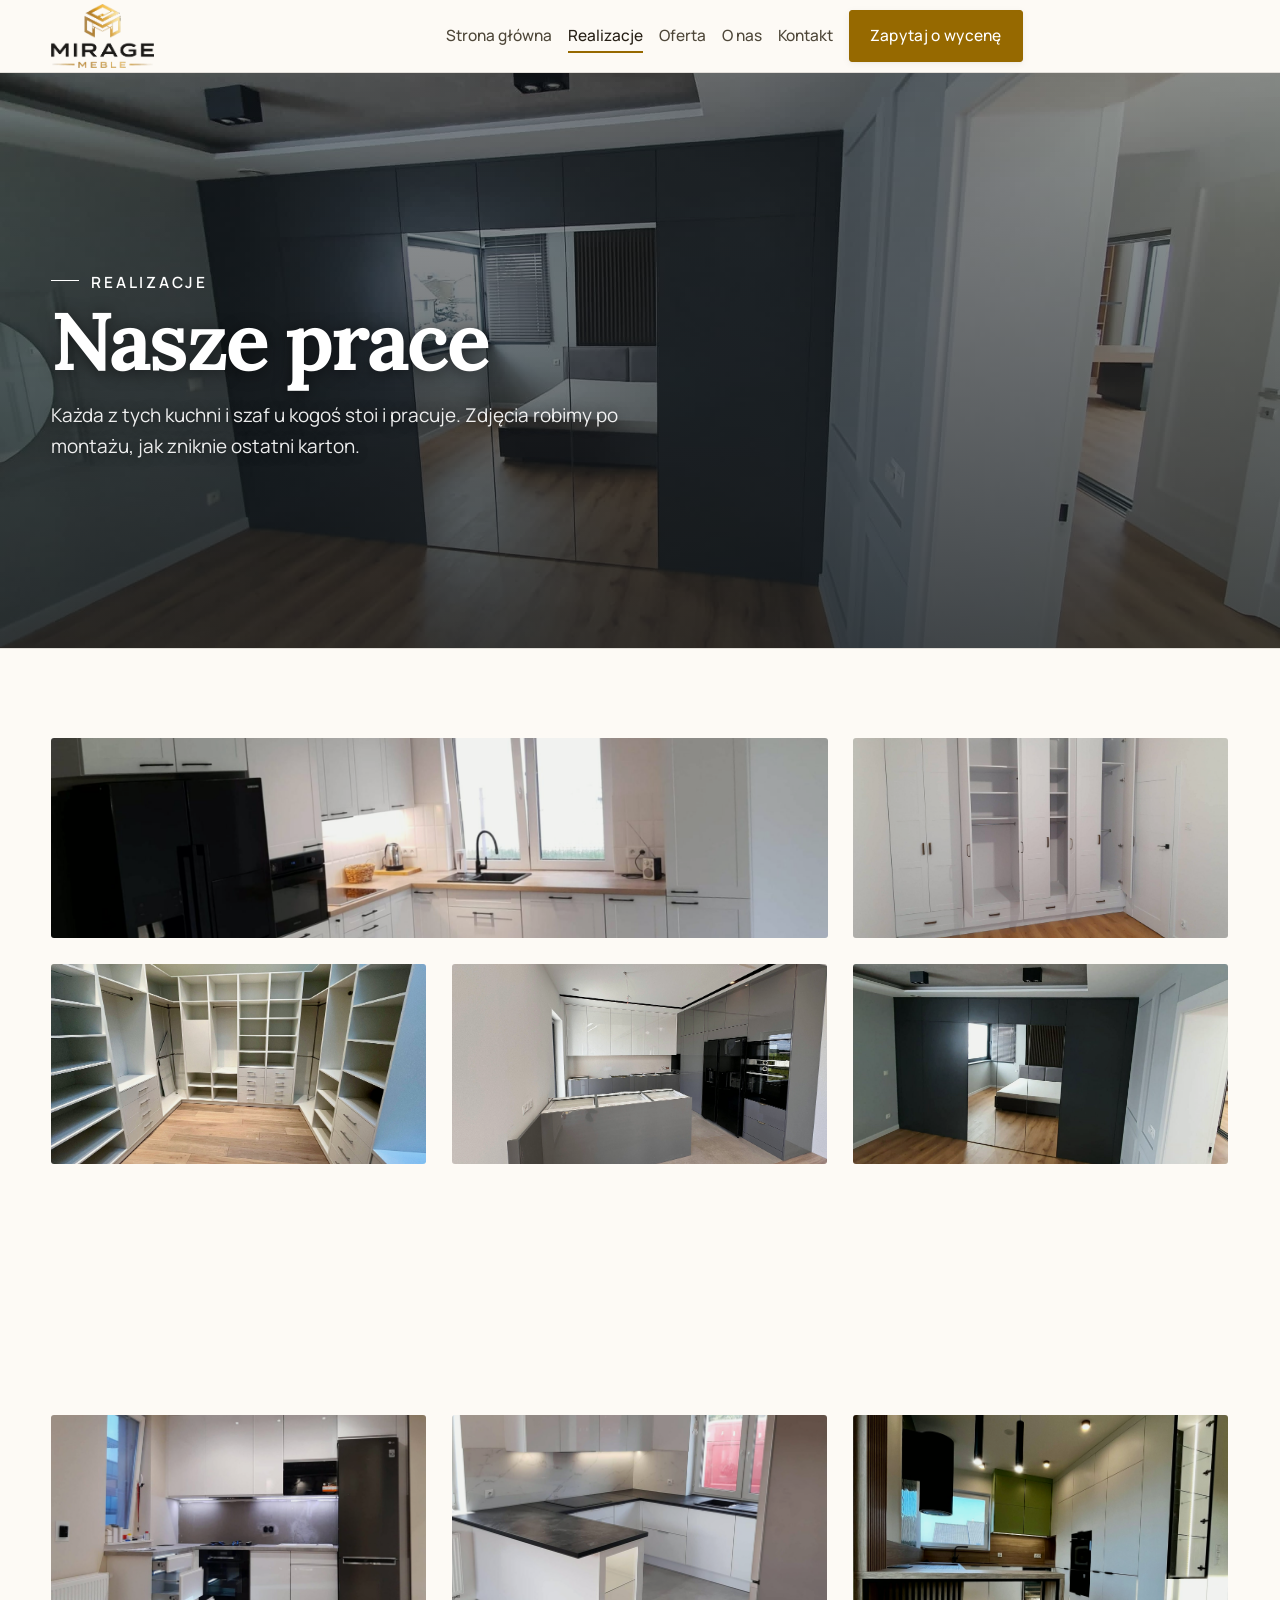
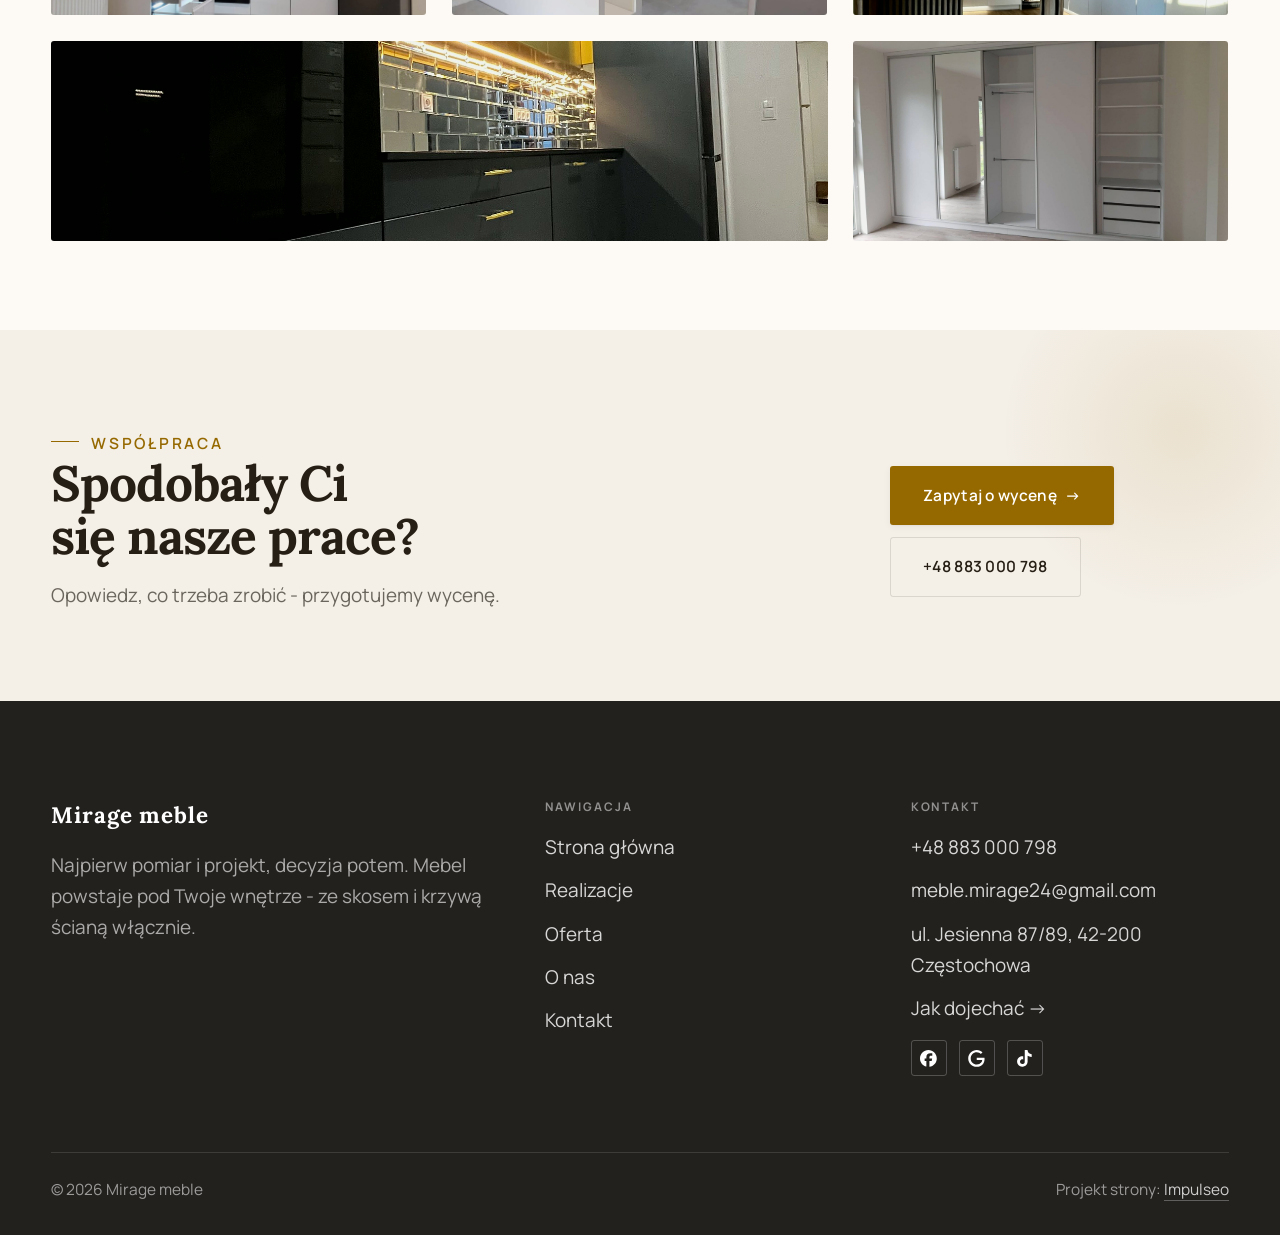
<file: realizacje.html>
<!DOCTYPE html>
<html lang="pl">
<head>
<meta charset="UTF-8">
<meta name="viewport" content="width=device-width, initial-scale=1.0">
<title>Realizacje - Mirage meble</title>
<meta name="description" content="Realizacje Mirage meble: Kuchnia na wymiar, Szafa wnękowa, Garderoba, Zabudowa pod skosem, Zabudowa przedpokoju">
<link rel="canonical" href="https://kris20032.github.io/mirage-meble-meble-na-wymiar/realizacje.html">
<meta name="robots" content="noindex, nofollow">
<meta property="og:type" content="website">
<meta property="og:locale" content="pl_PL">
<meta property="og:site_name" content="Mirage meble">
<meta property="og:title" content="Realizacje - Mirage meble">
<meta property="og:description" content="Realizacje Mirage meble: Kuchnia na wymiar, Szafa wnękowa, Garderoba, Zabudowa pod skosem, Zabudowa przedpokoju">
<meta property="og:url" content="https://kris20032.github.io/mirage-meble-meble-na-wymiar/realizacje.html">
<meta property="og:image" content="https://kris20032.github.io/mirage-meble-meble-na-wymiar/img/og.jpg">
<meta property="og:image:width" content="1200">
<meta property="og:image:height" content="630">
<meta name="twitter:card" content="summary_large_image">
<link rel="preconnect" href="https://fonts.googleapis.com">
<link rel="preconnect" href="https://fonts.gstatic.com" crossorigin>
<link href="https://fonts.googleapis.com/css2?family=Lora:wght@500;600;700&family=Manrope:wght@400;500;600&display=swap" rel="stylesheet">
<link rel="stylesheet" href="assets/styles.css?v=87da3927">
</head>
<body>

<header class="nav">
  <div class="wrap nav-inner">
    <a class="brand brand-has-logo" href="index.html"><img class="brand-logo" src="img/logo.png" alt="Mirage meble" width="466" height="289" decoding="async"></a>
    <nav class="nav-links">
      <a href="index.html">Strona główna</a>
      <a href="realizacje.html" class="active" aria-current="page">Realizacje</a>
      <a href="oferta.html">Oferta</a>
      <a href="o-nas.html">O nas</a>
      <a href="kontakt.html">Kontakt</a>
      <a href="kontakt.html" class="btn btn-accent">Zapytaj o wycenę</a>
    </nav>
    <button class="nav-toggle" aria-label="Menu"><span></span><span></span><span></span></button>
  </div>
</header>

<main>
<section class="pagehead">
  <img src="img/g13.jpg" alt="Mirage meble - Nasze prace" width="1536" height="2048" decoding="async">
  <div class="wrap">
    <span class="eyebrow">Realizacje</span>
    <h1>Nasze prace</h1>
    <p>Każda z tych kuchni i szaf u kogoś stoi i pracuje. Zdjęcia robimy po montażu, jak zniknie ostatni karton.</p>
  </div>
</section>
<section>
  <div class="wrap">
    <div class="gallery">
      <div class="tile t-two3 reveal"><img src="img/g1.jpg" alt="Mirage meble" loading="lazy" width="1918" height="1378" decoding="async"></div>
      <div class="tile t-third reveal"><img src="img/g2.jpg" alt="Mirage meble" loading="lazy" width="2048" height="1535" decoding="async"></div>
      <div class="tile t-third reveal"><img src="img/g3.jpg" alt="Mirage meble" loading="lazy" width="2048" height="1536" decoding="async"></div>
      <div class="tile t-third reveal"><img src="img/g4.jpg" alt="Mirage meble" loading="lazy" width="2048" height="1534" decoding="async"></div>
      <div class="tile t-third reveal"><img src="img/g5.jpg" alt="Mirage meble" loading="lazy" width="1978" height="876" decoding="async"></div>
      <div class="tile t-third reveal"><img src="img/g6.jpg" alt="Mirage meble" loading="lazy" width="1944" height="1414" decoding="async"></div>
      <div class="tile t-two3 reveal"><img src="img/g7.jpg" alt="Mirage meble" loading="lazy" width="1531" height="2048" decoding="async"></div>
      <div class="tile t-third reveal"><img src="img/g8.jpg" alt="Mirage meble" loading="lazy" width="1531" height="2048" decoding="async"></div>
      <div class="tile t-third reveal"><img src="img/g9.jpg" alt="Mirage meble" loading="lazy" width="1531" height="2048" decoding="async"></div>
      <div class="tile t-third reveal"><img src="img/g10.jpg" alt="Mirage meble" loading="lazy" width="1770" height="1944" decoding="async"></div>
      <div class="tile t-two3 reveal"><img src="img/g11.jpg" alt="Mirage meble" loading="lazy" width="1536" height="2048" decoding="async"></div>
      <div class="tile t-third reveal"><img src="img/g12.jpg" alt="Mirage meble" loading="lazy" width="2048" height="1535" decoding="async"></div>
    </div>
  </div>
</section>
<section class="cta">
  <div class="wrap">
    <div class="reveal">
      <span class="eyebrow">Współpraca</span>
      <h2>Spodobały Ci się nasze prace?</h2>
      <p>Opowiedz, co trzeba zrobić - przygotujemy wycenę.</p>
    </div>
    <div class="cta-actions reveal">
      <a href="kontakt.html" class="btn btn-light">Zapytaj o wycenę <span class="arr">→</span></a>
      <a href="tel:+48883000798" class="btn btn-ghost btn-ghost-cta">+48 883 000 798</a>
    </div>
  </div>
</section>
</main>

<footer>
  <div class="wrap">
    <div class="foot-grid">
      <div class="foot-brand">
        <div class="name">Mirage meble</div>
        <p>Najpierw pomiar i projekt, decyzja potem. Mebel powstaje pod Twoje wnętrze - ze skosem i krzywą ścianą włącznie.</p>
      </div>
      <div class="foot-col">
        <h4>Nawigacja</h4>
        <a href="index.html">Strona główna</a>
        <a href="realizacje.html">Realizacje</a>
        <a href="oferta.html">Oferta</a>
        <a href="o-nas.html">O nas</a>
        <a href="kontakt.html">Kontakt</a>
      </div>
      <div class="foot-col">
        <h4>Kontakt</h4>
        <a href="tel:+48883000798">+48 883 000 798</a>
        <a href="mailto:meble.mirage24@gmail.com">meble.mirage24@gmail.com</a>
        <p>ul. Jesienna 87/89, 42-200 Częstochowa</p>
        <a href="https://www.google.com/maps?cid=11300230593149893912" target="_blank" rel="noopener">Jak dojechać →</a>
      <div class="foot-soc">
        <a class="soc" href="https://www.facebook.com/Miragemeble/" target="_blank" rel="noopener" aria-label="Facebook - Mirage meble"><svg viewBox="0 0 24 24" aria-hidden="true" focusable="false"><path d="M9.101 23.691v-7.98H6.627v-3.667h2.474v-1.58c0-4.085 1.848-5.978 5.858-5.978.401 0 .955.042 1.468.103a8.68 8.68 0 0 1 1.141.195v3.325a8.623 8.623 0 0 0-.653-.036 26.805 26.805 0 0 0-.733-.009c-.707 0-1.259.096-1.675.309a1.686 1.686 0 0 0-.679.622c-.258.42-.374.995-.374 1.752v1.297h3.919l-.386 2.103-.287 1.564h-3.246v8.245C19.396 23.238 24 18.179 24 12.044c0-6.627-5.373-12-12-12s-12 5.373-12 12c0 5.628 3.874 10.35 9.101 11.647Z" fill="currentColor"/></svg></a>
        <a class="soc" href="https://www.google.com/maps?cid=11300230593149893912" target="_blank" rel="noopener" aria-label="Google - Mirage meble"><svg viewBox="0 0 24 24" aria-hidden="true" focusable="false"><path d="M12.48 10.92v3.28h7.84c-.24 1.84-.853 3.187-1.787 4.133-1.147 1.147-2.933 2.4-6.053 2.4-4.827 0-8.6-3.893-8.6-8.72s3.773-8.72 8.6-8.72c2.6 0 4.507 1.027 5.907 2.347l2.307-2.307C18.747 1.44 16.133 0 12.48 0 5.867 0 .307 5.387.307 12s5.56 12 12.173 12c3.573 0 6.267-1.173 8.373-3.36 2.16-2.16 2.84-5.213 2.84-7.667 0-.76-.053-1.467-.173-2.053H12.48z" fill="currentColor"/></svg></a>
        <a class="soc" href="https://www.tiktok.com/@luxmiragedesign" target="_blank" rel="noopener" aria-label="TikTok - Mirage meble"><svg viewBox="0 0 24 24" aria-hidden="true" focusable="false"><path d="M12.525.02c1.31-.02 2.61-.01 3.91-.02.08 1.53.63 3.09 1.75 4.17 1.12 1.11 2.7 1.62 4.24 1.79v4.03c-1.44-.05-2.89-.35-4.2-.97-.57-.26-1.1-.59-1.62-.93-.01 2.92.01 5.84-.02 8.75-.08 1.4-.54 2.79-1.35 3.94-1.31 1.92-3.58 3.17-5.91 3.21-1.43.08-2.86-.31-4.08-1.03-2.02-1.19-3.44-3.37-3.65-5.71-.02-.5-.03-1-.01-1.49.18-1.9 1.12-3.72 2.58-4.96 1.66-1.44 3.98-2.13 6.15-1.72.02 1.48-.04 2.96-.04 4.44-.99-.32-2.15-.23-3.02.37-.63.41-1.11 1.04-1.36 1.75-.21.51-.15 1.07-.14 1.61.24 1.64 1.82 3.02 3.5 2.87 1.12-.01 2.19-.66 2.77-1.61.19-.33.4-.67.41-1.06.1-1.79.06-3.57.07-5.36.01-4.03-.01-8.05.02-12.07z" fill="currentColor"/></svg></a>
      </div>
      </div>
    </div>
    <div class="foot-bot">
      <span>© 2026 Mirage meble</span>
      <span>Projekt strony: <a class="foot-credit" href="https://impulseo.pl" target="_blank" rel="noopener">Impulseo</a></span>
    </div>
  </div>
</footer>
<div class="sticky-reserve"><a class="sr-book" href="kontakt.html">Zapytaj o wycenę</a><a class="sr-call" href="tel:+48883000798" aria-label="Zadzwoń"><svg class="ico-tel" width="16" height="16" viewBox="0 0 24 24" fill="none" aria-hidden="true"><path d="M6.6 10.8a15.5 15.5 0 0 0 6.6 6.6l2.2-2.2a1 1 0 0 1 1-.24 11.4 11.4 0 0 0 3.6.58 1 1 0 0 1 1 1V20a1 1 0 0 1-1 1A17 17 0 0 1 3 4a1 1 0 0 1 1-1h3.5a1 1 0 0 1 1 1c0 1.25.2 2.46.58 3.6a1 1 0 0 1-.25 1l-2.23 2.2Z" fill="currentColor"/></svg></a></div>
<div class="demo-wazne" data-do="2026-10-20" data-cykl="3" hidden><svg class="dw-ico" width="13" height="13" viewBox="0 0 24 24" fill="none" aria-hidden="true"><circle cx="12" cy="12" r="8.6" stroke="currentColor" stroke-width="1.8"/><path d="M12 7.2V12l3.3 2" stroke="currentColor" stroke-width="1.8" stroke-linecap="round"/></svg><span class="dw-txt"></span></div>

<script src="assets/main.js"></script>
</body>
</html>
</file>
<file: assets/styles.css>
/* ============================================================
   STOLBASZ — premium, architektoniczny B2B fit-out
   Jasna paleta, zero brązu. System wg premium-web-craft.
   Projekt strony: Impulseo (impulseo.pl)
   ============================================================ */

:root{
  /* PALETA — jasna, architektoniczna, chłodna */
  --paper:#F3F1EC;          /* główne tło */
  --paper-2:#E6E3DB;        /* sekcje alternatywne (chłodny jasny szary) */
  --paper-3:#E6E3DB;        /* delikatne wypełnienia */
  --ink:#23211E;            /* tekst główny — chłodny grafit */
  --ink-soft:#43403A;       /* nagłówki drugorzędne */
  --muted:#87837A;          /* tekst poboczny */
  --line:rgba(35,33,30,.12);/* hairline */
  --accent:#8A6B3C;         /* stonowany petrol-slate — jedyny akcent */
  --accent-d:#6E5430;
  --accent-soft:rgba(138,107,60,.10);
  --dark:#23211E;           /* sekcje ciemne (stopka/CTA) */

  /* HOVER ZDJĘĆ — JEDEN standard dla całego silnika (decyzja K. 04.08.2026, artefakt z wariantami).
     AKTUALNE (K.+Szymon 09.08.2026, wybór z artefaktu 6 wariantów): zoom 1.05 przy 1.4s -
     przy tak długim czasie mocniejszy kadr NIE skacze, tylko „oddycha". Poprzedni standard
     (1.02 / .55s z 04.08) odbierany jako dynamiczny i szybki.
     Spoczynek lekko przygaszony, ale TYLKO tam, gdzie jest mysz (@media hover:hover) —
     na telefonie zdjęcia zostają w pełnej jasności. */
  --img-zoom:1.05;                   /* K.+Szymon 09.08: wariant F z artefaktu porównawczego */
  --img-rest:brightness(.95) saturate(.99);
  --img-hot:brightness(1.06) saturate(1.05);
  --img-dur:1.4s;                    /* K.+Szymon 09.08 (wariant F): powoli = elegancko */
  --img-ease:cubic-bezier(.16,.84,.44,1);  /* miękki ogon, efekt „oddychania" */

  /* ODSTĘPY — skala 4/8 */
  --space-1:4px; --space-2:8px; --space-3:12px; --space-4:16px; --space-5:24px;
  --space-6:32px; --space-7:48px; --space-8:64px; --space-9:96px; --space-10:128px;

  /* TYPOGRAFIA — fluid clamp() (skala podbita 16.07.2026: większe, czytelniejsze litery — uwaga Adama) */
  --text-sm:clamp(.9rem,.87rem + .12vw,1rem);
  --text-base:clamp(1.08rem,1.04rem + .18vw,1.2rem);
  --text-lg:clamp(1.24rem,1.15rem + .34vw,1.44rem);
  --text-h3:clamp(1.34rem,1.22rem + .55vw,1.66rem);
  --text-h2:clamp(2.1rem,1.66rem + 2.1vw,3.1rem);
  --text-h1:clamp(2.9rem,2.1rem + 4vw,5.1rem);

  /* PROMIENIE — architektoniczne, raczej ostre */
  --r-sm:3px; --r-md:6px; --r-lg:10px;

  /* RUCH */
  --ease:cubic-bezier(.25,.46,.45,.94); --dur:.24s;

  /* CIENIE — miękkie, warstwowe */
  --sh-sm:0 1px 2px rgba(16,24,32,.04), 0 2px 8px rgba(16,24,32,.05);
  --sh-md:0 2px 6px rgba(16,24,32,.05), 0 12px 28px -8px rgba(16,24,32,.12);
  --sh-lg:0 6px 14px rgba(16,24,32,.07), 0 26px 56px -18px rgba(16,24,32,.22);

  --hairline:1px solid var(--line);

  --font-display:'Lora',serif;
  --font-body:'Manrope',sans-serif;
}

*{box-sizing:border-box;margin:0;padding:0}
html{scroll-behavior:smooth}
body{
  font-family:var(--font-body);
  font-size:var(--text-base);
  line-height:1.65;
  color:var(--ink);
  background:var(--paper);
  -webkit-font-smoothing:antialiased;
  text-rendering:optimizeLegibility;
}
img{max-width:100%;height:auto;display:block}  /* height:auto = width/height z atrybutów trzyma proporcje (TOP#12) */
a{color:inherit;text-decoration:none}

.wrap{width:min(92%,1180px);margin-inline:auto}
section{padding-block:clamp(52px,6.5vw,96px)}

h1,h2,h3{font-family:var(--font-display);font-weight:700;line-height:1.08;letter-spacing:-.02em;color:var(--ink)}
h1{font-size:var(--text-h1);letter-spacing:-.035em}
h2{font-size:var(--text-h2);letter-spacing:-.025em}
h3{font-size:var(--text-h3)}
/* MIARA — długość wiersza. WCAG 2.2 SC 1.4.8: max 80 znaków; Butterick: 45–90.
   68ch daje realnie 72–78 znaków polskiego tekstu, czyli z zapasem pod granicą.
   Wcześniej limit miał TYLKO <p> — <li>, <blockquote> i <dd> nie miały żadnego,
   i to jedyny powód, dla którego 23 bloki na dwóch oddanych stronach jadą po
   83–106 znaków w wierszu (pomiar 07.08.2026, bramka `miara`).
   ⚠️ Listy i definicje ograniczamy TYLKO bez klasy: `ul`/`ol` z klasą to u nas
   układ (siatki kafli, menu), a nie tekst ciągły — tam miarę wyznacza układ. */
/* 60ch, nie 68ch (K. 10.08): po zmianie fontów na węższe kroje (DM Sans i spółka)
   w 68ch mieściło się ~90 znaków - bramka pikselowa słusznie zgłaszała przekroczenie
   granicy 80. Pomiar na żywej przeglądarce: 60ch = 90 znaków, 53ch = ~78 znaków, czyli normę WCAG 1.4.8. */
:root{ --miara:53ch }
p{max-width:min(100%,var(--miara))}
blockquote,
ul:not([class])>li, ol:not([class])>li,
dl:not([class])>dd{max-width:min(100%,var(--miara))}

/* ⚠️ Świadomie BEZ wyjątku `.tile p,.card p,.svc p{max-width:none}`, choć nasuwa się sam:
   te akapity BYŁY już ograniczone (stare `p{max-width:65ch}`), więc „wyjątek" nie odblokowałby
   niczego nowego — tylko ROZLUŹNIŁ stan sprzed zmiany na wszystkich demach naraz.
   `figcaption` żadna z reguł wyżej nie dotyczy, więc też nie potrzebuje zwolnienia. */

/* ŁAMANIE. `balance` wyrównuje długości wierszy w nagłówku, `pretty` pilnuje ostatniego
   wiersza akapitu, żeby nie został w nim jeden wyraz. Obsługiwane od Chrome 117 /
   Safari 17.5; starsze przeglądarki po prostu ignorują tę własność.
   `text-wrap:pretty` nie występowało dotąd ANI RAZ w silniku ani w repo klientów. */
h1,h2,h3,.lead,.lede{text-wrap:balance}
p,li,blockquote,dd{text-wrap:pretty}

.eyebrow{
  font-family:var(--font-body);
  font-size:var(--text-sm);
  font-weight:600;
  letter-spacing:.18em;
  text-transform:uppercase;
  color:var(--accent);
  display:inline-flex;align-items:center;gap:var(--space-3);
}
/* flex:none + margin-top = kreska trzyma się PIERWSZEJ linii. Wcześniej align-items:center
   centrowało ją względem całego bloku i przy zawinięciu (długi kicker typu
   „…WNĘTRZ · LESZNO · OD 2019") druga linia lądowała z brzydkim wcięciem. */
.eyebrow{align-items:flex-start}
.eyebrow>*,.eyebrow{text-wrap:balance}   /* dlugi kicker lamal sie na sierote typu samo „2019" w drugiej linii */
.eyebrow::before{content:"";width:28px;height:1px;background:var(--accent);display:inline-block;flex:none;margin-top:.62em}

.muted{color:var(--muted)}
.lead{font-size:var(--text-lg);line-height:1.55;color:var(--ink-soft);max-width:50ch}

/* ---------- BUTTONS ---------- */
.btn{
  display:inline-flex;align-items:center;gap:var(--space-2);
  font-weight:600;font-size:var(--text-sm);letter-spacing:.02em;
  padding:var(--space-4) var(--space-6);
  border-radius:var(--r-sm);
  transition:transform var(--dur) var(--ease),box-shadow var(--dur) var(--ease),background var(--dur) var(--ease);
  cursor:pointer;border:1px solid transparent;
}
.btn-accent{background:var(--accent);color:#fff;box-shadow:var(--sh-sm)}
.btn-accent:hover{background:var(--accent-d);transform:translateY(-2px);box-shadow:var(--sh-md)}
.btn-accent:active{transform:translateY(0);box-shadow:var(--sh-sm)}
.btn-ghost{background:transparent;color:var(--ink);border-color:var(--line)}
.btn-ghost:hover{border-color:var(--accent);color:var(--accent);transform:translateY(-2px)}
.btn-light{background:#fff;color:var(--ink);box-shadow:var(--sh-sm)}
.btn-light:hover{transform:translateY(-2px);box-shadow:var(--sh-md)}
.btn .arr{transition:transform var(--dur) var(--ease)}
.btn:hover .arr{transform:translateX(4px)}

/* ---------- NAV ---------- */
.nav{
  position:sticky;top:0;z-index:50;
  background:color-mix(in srgb,var(--paper) 88%,transparent);
  backdrop-filter:saturate(140%) blur(10px);
  border-bottom:var(--hairline);
}
.nav-inner{display:flex;align-items:center;justify-content:space-between;gap:var(--space-5);height:72px}
/* ANTY-NACHODZENIE (K. 05.08.2026): długa nazwa firmy + przycisk z pełnym numerem nie mieściły się w pasku
   i flex ściskał linki PONIŻEJ ich treści - "Kontakt" wchodził na ramkę "Zadzwoń +48 ...". Teraz ustępuje
   nazwa marki (skrót wielokropkiem), a menu i przycisk nigdy się nie kurczą ani nie zachodzą na siebie. */
.brand{display:flex;flex-direction:column;line-height:1;min-width:0;flex:0 1 auto}
.brand .name{font-family:var(--font-display);font-weight:800;font-size:1.35rem;letter-spacing:.04em;white-space:nowrap;overflow:hidden;text-overflow:ellipsis}
.brand .sub{font-size:.62rem;letter-spacing:.34em;text-transform:uppercase;color:var(--muted);margin-top:5px;white-space:nowrap;overflow:hidden;text-overflow:ellipsis}
.nav-links{display:flex;align-items:center;gap:var(--space-6);flex:0 0 auto}
.nav-links a{font-size:var(--text-sm);font-weight:500;color:var(--ink-soft);position:relative;padding-block:4px;white-space:nowrap;transition:color var(--dur) var(--ease)}
.nav-links a::after{content:"";position:absolute;left:0;bottom:0;width:0;height:1.5px;background:var(--accent);transition:width var(--dur) var(--ease)}
.nav-links a:hover,.nav-links a.active{color:var(--ink)}
.nav-links a:hover::after,.nav-links a.active::after{width:100%}
.nav-links .btn{padding:var(--space-2) var(--space-5)}
/* przyciski w nav: właściwy kolor (przebij .nav-links a) + bez podkreślenia */
.nav-links a.btn-accent{color:#fff}
.nav-links a.btn-ghost,.nav-links a.btn-light{color:var(--ink)}
/* CTA w pasku: NIE podkreślenie spod linków menu, ale ten sam przelatujący błysk,
   co na wszystkich innych przyciskach (zgłoszenie K. 13.08.2026 - „na hero jest efekt
   światła przechodzącego przez przycisk, na navbarze go nie ma, a mają być identyczne").
   Reguła `.nav-links a::after` jest silniejsza od `.btn::after`, więc trzeba jej
   geometrię wyzerować i wpisać połysk z nazwy - samo `display:none` gasiło efekt. */
.nav-links a.btn::after{
  display:block;content:"";position:absolute;inset:0;z-index:-1;pointer-events:none;
  width:auto;height:auto;border-radius:inherit;   /* kasuje geometrię podkreślenia (width:0;height:1.5px) */
  background:linear-gradient(100deg,transparent 32%,rgba(255,255,255,.20) 50%,transparent 68%);
  translate:-120% 0}
@media (prefers-reduced-motion:no-preference){
  .nav-links a.btn:hover::after{translate:120% 0;transition:translate .75s var(--mt-ease,cubic-bezier(.16,.84,.44,1))}
}
.nav-toggle{display:none;background:none;border:none;cursor:pointer;flex-direction:column;gap:5px;padding:8px}
.nav-toggle span{width:24px;height:2px;background:var(--ink);transition:var(--dur)}
/* Ciasny zakres MIĘDZY menu mobilnym a pełnym pulpitem: zbijamy odstępy i nazwę marki,
   żeby wszystko zmieściło się naturalnie, zanim w ogóle dojdzie do skracania wielokropkiem. */
@media(max-width:1280px) and (min-width:921px){
  .nav-links{gap:var(--space-4)}
  .nav-links .btn{padding:var(--space-2) var(--space-4)}
  .brand .name{font-size:1.15rem}
}

/* ---------- HERO (split) ---------- */
.hero{position:relative;overflow:hidden;border-bottom:var(--hairline)}
.hero-grid{display:grid;grid-template-columns:1.05fr .95fr;gap:clamp(24px,4vw,60px);align-items:center;
  padding-block:clamp(36px,4.5vw,64px)}
.hero-copy .eyebrow{margin-bottom:var(--space-5)}
.hero-copy h1{margin-bottom:var(--space-5)}
.hero-copy .lead{margin-bottom:var(--space-7)}
.hero-actions{display:flex;flex-wrap:wrap;gap:var(--space-4)}
.hero-art{position:relative;aspect-ratio:4/3;border-radius:var(--r-lg);overflow:hidden;box-shadow:var(--sh-lg)}
.hero-art img{width:100%;height:100%;object-fit:cover}
.hero-art::after{content:"";position:absolute;inset:0;background:linear-gradient(180deg,transparent 55%,rgba(18,24,28,.28))}
.hero-badge{position:absolute;left:var(--space-5);bottom:var(--space-5);z-index:2;
  background:rgba(252,252,251,.94);backdrop-filter:blur(4px);
  border-radius:var(--r-md);padding:var(--space-4) var(--space-5);box-shadow:var(--sh-md);max-width:78%}
.hero-badge strong{display:block;font-family:var(--font-display);font-size:1rem;letter-spacing:-.01em}
.hero-badge span{font-size:var(--text-sm);color:var(--muted)}

/* ---------- HERO duży / kinowy (strona główna) ---------- */
.hero-cine{position:relative;min-height:clamp(560px,82vh,840px);min-height:clamp(560px,82svh,840px);display:flex;align-items:center;overflow:hidden;border-bottom:var(--hairline)}
.hero-cine>img{position:absolute;inset:0;width:100%;height:100%;object-fit:cover;z-index:0}
.hero-cine::after{content:"";position:absolute;inset:0;z-index:1;
  background:linear-gradient(95deg,rgba(13,18,23,.86) 0%,rgba(13,18,23,.64) 32%,rgba(13,18,23,.24) 62%,rgba(13,18,23,.04) 100%)}
.hero-cine .wrap{position:relative;z-index:2;padding-block:var(--space-8)}
.hero-cine .hero-copy{max-width:660px}
.hero-cine .eyebrow{color:#fff;margin-bottom:var(--space-5)}
.hero-cine .eyebrow::before{background:#fff}
.hero-cine h1{color:#fff;margin-bottom:var(--space-5);font-size:clamp(2.9rem,2rem + 4.4vw,5.2rem);text-wrap:balance}
.hero-cine .lead{color:rgba(255,255,255,.92);max-width:48ch;margin-bottom:var(--space-7)}
.hero-cine .hero-actions{display:flex;flex-wrap:wrap;gap:var(--space-4)}
/* NISKIE OKNO (laptop z dokiem i paskami przeglądarki ma ~700-780 px wysokości widoku):
   H1 do 5.2rem + długi lead nie mieściły się i przyciski wypadały POD krawędź ekranu -
   klient widział stronę bez ani jednego CTA. Skalujemy w dół, zamiast przycinać treść. */
@media(min-width:821px) and (max-height:820px){
  .hero-cine{min-height:clamp(520px,94svh,780px)}
  .hero-cine .wrap{padding-block:var(--space-6)}
  .hero-cine h1{font-size:clamp(2.2rem,1.5rem + 2.6vw,3.6rem);margin-bottom:var(--space-4)}
  .hero-cine .eyebrow{margin-bottom:var(--space-4)}
  .hero-cine .lead{margin-bottom:var(--space-5);max-width:44ch}
}
@media(max-width:680px){
  .hero-cine{min-height:clamp(520px,76vh,640px);min-height:clamp(520px,76svh,640px);align-items:flex-end}
  .hero-cine::after{background:linear-gradient(0deg,rgba(13,18,23,.9) 6%,rgba(13,18,23,.45) 55%,rgba(13,18,23,.25) 100%)}
  .hero-cine .wrap{padding-bottom:var(--space-9)}
  /* TELEFON (~90% oglądających): lead potrafił zająć 8 linii i zepchnąć CTA poza pierwszy ekran.
     Zwężamy interlinię i skalę - treści nie ucinamy, bo to ona sprzedaje. */
  .hero-cine .lead{font-size:.98rem;line-height:1.5;margin-bottom:var(--space-5)}
  .hero-cine .eyebrow{font-size:.72rem;letter-spacing:.13em;margin-bottom:var(--space-4)}
  .hero-cine .eyebrow::before{width:20px}
  .hero-cine h1{margin-bottom:var(--space-4)}
}

/* full-bleed hero variant (podstrony) */
.pagehead{position:relative;min-height:46vh;min-height:46svh;display:flex;align-items:flex-end;overflow:hidden;border-bottom:var(--hairline)}
.pagehead img{position:absolute;inset:0;width:100%;height:100%;object-fit:cover}
/* 10.08.2026 (decyzja K.): mocniejsze przyciemnienie + cień pod tekstem. Bramka mierzyła na
   nagłówkach podstron 3,38-3,43:1 przy wymaganych 4,5 — jasne zdjęcie (hala, śnieg, niebo)
   podchodziło pod biały tekst. Zdjęcia klientów są różne, więc kontrast musi dawać WARSTWA,
   a nie szczęśliwy dobór kadru. */
.pagehead::after{content:"";position:absolute;inset:0;background:linear-gradient(180deg,rgba(18,24,28,.40),rgba(18,24,28,.76))}
.pagehead .wrap{position:relative;z-index:2;padding-block:var(--space-9);color:#fff}
.pagehead h1{color:#fff;max-width:18ch;text-shadow:0 2px 16px rgba(0,0,0,.55)}
.pagehead .eyebrow{color:#fff}
.pagehead .eyebrow::before{background:#fff}
.pagehead p{color:rgba(255,255,255,.92);margin-top:var(--space-4);max-width:54ch;text-shadow:0 1px 12px rgba(0,0,0,.5)}

/* ---------- STRIP (pasek skrótów / liczby) ---------- */
.strip{background:var(--dark);color:#fff}
/* PASEK HASEŁ — standard 04.08.2026 (decyzja K.): 5 haseł w JEDNYM rzędzie, tekst WYŚRODKOWANY,
   węższe marginesy boczne niż reszta strony (pasek ma iść szerzej), równe wysokości kolumn. */
.strip .wrap{width:min(96%,1440px);display:grid;grid-template-columns:repeat(5,1fr);
  gap:var(--space-5);padding-block:var(--space-7);align-items:stretch}
.strip .item .k{font-family:var(--font-display);font-size:clamp(1.05rem,.82rem + .85vw,1.55rem);
  font-weight:800;letter-spacing:-.02em;color:#fff;line-height:1.18;text-wrap:balance}
.strip .item .v{font-size:var(--text-sm);color:rgba(255,255,255,.66);margin-top:var(--space-2);line-height:1.4}
.strip .item{border-left:2px solid var(--accent);padding-inline:var(--space-4);
  text-align:center;display:flex;flex-direction:column;justify-content:center}
/* liczba kolumn = liczba haseł, żeby ostatnie nie zostawało samo w drugim rzędzie.
   Klasę n-N nadaje multipage.py; domyślnie (bez klasy) pasek jest 5-kolumnowy. */
.strip.n-2 .wrap{grid-template-columns:repeat(2,1fr)}
.strip.n-3 .wrap{grid-template-columns:repeat(3,1fr)}
.strip.n-4 .wrap{grid-template-columns:repeat(4,1fr);gap:var(--space-6)}
.strip.n-4 .item .k{font-size:clamp(1.3rem,1rem + 1.1vw,2rem)}
.strip.n-6 .wrap{grid-template-columns:repeat(6,1fr);gap:var(--space-4)}
.strip.n-6 .item .k{font-size:clamp(.98rem,.8rem + .7vw,1.35rem)}
/* równe łamanie: zamiast "długa linia + jedno słowo" obie linie zbliżonej długości */
.strip .item .k{text-wrap:balance}

/* ---------- SECTION HEAD ---------- */
.head{max-width:48rem;margin-bottom:var(--space-8)}
.head.center{margin-inline:auto;text-align:center}
.head .eyebrow{margin-bottom:var(--space-4)}
.head h2{margin-bottom:var(--space-4)}
.head p{color:var(--muted);font-size:var(--text-lg);line-height:1.55}
.head.center p{margin-inline:auto}

/* ---------- INTRO SPLIT ---------- */
.split{display:grid;grid-template-columns:.92fr 1.08fr;gap:clamp(28px,5vw,80px);align-items:center}
.split.rev{grid-template-columns:1.08fr .92fr}
.split.rev .split-art{order:-1}
.split-art{position:relative;aspect-ratio:5/4;border-radius:var(--r-lg);overflow:hidden;box-shadow:var(--sh-lg)}
.split-art img{width:100%;height:100%;object-fit:cover}
.split-copy h2{margin-bottom:var(--space-5)}
.split-copy p+p{margin-top:var(--space-4)}
.split-copy .btn{margin-top:var(--space-6)}

/* ---------- SERVICES (zakres) ---------- */
.svc-grid{display:grid;grid-template-columns:repeat(auto-fit,minmax(280px,1fr));gap:var(--space-5)}
.svc{background:#fff;border:var(--hairline);border-radius:var(--r-md);padding:var(--space-7) var(--space-6);
  transition:transform var(--dur) var(--ease),box-shadow var(--dur) var(--ease),border-color var(--dur) var(--ease);
  position:relative;overflow:hidden}
.svc::before{content:"";position:absolute;left:0;top:0;width:3px;height:0;background:var(--accent);transition:height var(--dur) var(--ease)}
.svc:hover{transform:translateY(-4px);box-shadow:var(--sh-md);border-color:transparent}
.svc:hover::before{height:100%}
.svc .ic{font-family:var(--font-display);font-size:.8rem;font-weight:700;letter-spacing:.12em;color:var(--accent);margin-bottom:var(--space-4)}
.svc h3{margin-bottom:var(--space-3);font-size:1.22rem}
.svc p{color:var(--muted);font-size:var(--text-base);line-height:1.6}

/* big detailed service rows */
.svc-row{display:grid;grid-template-columns:.8fr 1.2fr;gap:clamp(20px,4vw,60px);align-items:center;padding-block:var(--space-8)}
.svc-row+.svc-row{border-top:var(--hairline)}
.svc-row.rev{grid-template-columns:1.2fr .8fr}
/* Naprzemienny układ wierszy oferty: co drugi wiersz ma zdjęcie po PRAWEJ.
   Było `order:-1` — martwy kod, bo zdjęcie i tak jest pierwszym dzieckiem w HTML,
   więc wszystkie wiersze wyglądały identycznie (zdjęcie zawsze z lewej), a `rev`
   zmieniało tylko szerokość kolumn. Znalezione 29.07.2026 przy różnicowaniu kierunków
   animacji (pomiar pozycji: art.mid 390/502 przy row.mid 756 — zawsze lewa strona). */
.svc-row.rev .svc-row-art{order:2}
.svc-row-art{aspect-ratio:4/3;border-radius:var(--r-md);overflow:hidden;box-shadow:var(--sh-md)}
.svc-row-art img{width:100%;height:100%;object-fit:cover}
.svc-row h3{font-size:1.5rem;margin-bottom:var(--space-4)}
.svc-row .num{font-family:var(--font-display);font-size:.85rem;font-weight:700;letter-spacing:.14em;color:var(--accent);display:block;margin-bottom:var(--space-3)}
.svc-row ul{list-style:none;margin-top:var(--space-4);display:flex;flex-direction:column;gap:var(--space-2)}
.svc-row li{position:relative;padding-left:var(--space-5);color:var(--muted);font-size:var(--text-base)}
.svc-row li::before{content:"";position:absolute;left:0;top:.62em;width:8px;height:1px;background:var(--accent)}

/* ---------- GALLERY (realizacje) ---------- */
.gallery{display:grid;grid-template-columns:repeat(12,1fr);gap:var(--space-4);grid-auto-rows:200px}
/* GALERIA MASONRY — pionowe zdjęcia (portrety beauty/wellness) bez przycinania: kolumny, height auto */
.gallery-masonry{column-count:3;column-gap:var(--space-4)}
@media(max-width:900px){.gallery-masonry{column-count:2}}
@media(max-width:560px){.gallery-masonry{column-count:1}}
.gallery-masonry .m-tile{break-inside:avoid;margin:0 0 var(--space-4);padding:0;position:relative;overflow:hidden;border-radius:var(--r-md);border:1px solid var(--line)}
.gallery-masonry .m-tile img{width:100%;height:auto;display:block}
.gallery-masonry .m-tile .cap{position:absolute;left:0;right:0;bottom:0;padding:var(--space-4);color:#fff;background:linear-gradient(0deg,rgba(0,0,0,.55),transparent);font-size:var(--text-sm)}
.gallery-masonry .m-tile .cap small{display:block;font-weight:400;opacity:.78;letter-spacing:.04em;text-transform:uppercase;font-size:.66rem;margin-top:3px}
.tile{position:relative;overflow:hidden;border-radius:var(--r-md);box-shadow:var(--sh-sm);
  transition:transform var(--dur) var(--ease),box-shadow var(--dur) var(--ease)}
.tile img{width:100%;height:100%;object-fit:cover;
  transition:transform var(--img-dur) var(--img-ease),filter var(--img-dur) var(--img-ease)}
.tile:hover{box-shadow:var(--sh-md)}
.tile .cap{position:absolute;left:0;right:0;bottom:0;padding:var(--space-5) var(--space-4) var(--space-4);
  /* mocniejszy spad + cien pod tekstem: na JASNYCH zdjeciach klienta (biale fronty, sciany)
     slaby gradient dawal kontrast ~1.5:1 zamiast wymaganych 3.6:1 (bramka wygladu, 10.08.2026) */
  background:linear-gradient(transparent 10%,rgba(18,24,28,.55) 40%,rgba(18,24,28,.88) 68%,rgba(18,24,28,.99));color:#fff;
  text-shadow:0 1px 2px rgba(0,0,0,.85),0 2px 10px rgba(0,0,0,.55);
  font-size:var(--text-sm);font-weight:600;letter-spacing:.01em;
  opacity:0;transform:translateY(8px);transition:var(--dur) var(--ease)}
.tile:hover .cap{opacity:1;transform:translateY(0)}
.tile .cap small{display:block;font-weight:400;opacity:.78;letter-spacing:.04em;text-transform:uppercase;font-size:.66rem;margin-top:3px}
/* bento spans */
.t-wide{grid-column:span 6}
.t-tall{grid-column:span 6;grid-row:span 2}
.t-std{grid-column:span 6}
.t-third{grid-column:span 4}
.t-two3{grid-column:span 8}

/* ---------- TRUST / WIARYGODNOŚĆ ---------- */
.trust{background:var(--paper-2)}
.trust-grid{display:grid;grid-template-columns:repeat(auto-fit,minmax(240px,1fr));gap:var(--space-5);margin-top:var(--space-7)}
.trust-card{background:#fff;border-radius:var(--r-md);padding:var(--space-7) var(--space-6);box-shadow:var(--sh-sm);border-top:3px solid var(--accent)}
.trust-card .big{font-family:var(--font-display);font-size:clamp(1.8rem,1.3rem + 1.6vw,2.6rem);font-weight:800;letter-spacing:-.02em;color:var(--ink);line-height:1}
.trust-card h3{font-size:1.12rem;margin:var(--space-3) 0 var(--space-2)}
.trust-card p{color:var(--muted);font-size:var(--text-base);line-height:1.55}

/* ---------- CTA band ---------- */
.cta{background:var(--dark);color:#fff;position:relative;overflow:hidden}
/* telefon w CTA: na ciemnym tle biały (domyślnie), rodziny z JASNYM tłem CTA
   nadpisują to u siebie - wcześniej kolor siedział w stylu inline i wygrywał z rodziną. */
.cta .btn-ghost-cta{color:#fff;border-color:rgba(255,255,255,.3)}
.cta .wrap{display:grid;grid-template-columns:1.4fr .6fr;gap:var(--space-7);align-items:center;position:relative;z-index:2}
.cta h2{color:#fff;max-width:20ch}
.cta p{color:rgba(255,255,255,.74);margin-top:var(--space-4)}
.cta-actions{display:flex;flex-direction:column;gap:var(--space-3);align-items:flex-start}
.cta::before{content:"";position:absolute;right:-80px;top:-80px;width:360px;height:360px;border-radius:50%;
  background:radial-gradient(circle,var(--accent-soft),transparent 70%)}

/* ---------- CONTACT ---------- */
.contact-grid{display:grid;grid-template-columns:.85fr 1.15fr;gap:clamp(28px,4vw,56px);align-items:start}
.info-list{display:flex;flex-direction:column;gap:var(--space-2)}
.info-row{display:flex;gap:var(--space-4);align-items:flex-start;padding-block:var(--space-4);border-bottom:var(--hairline)}
.info-row .ic{flex:none;width:42px;height:42px;display:grid;place-items:center;border-radius:50%;
  background:var(--accent-soft);color:var(--accent);font-size:1.05rem}
.info-row .lbl{font-size:.72rem;letter-spacing:.14em;text-transform:uppercase;color:var(--muted)}
.info-row .val{font-weight:600;font-size:var(--text-base);margin-top:2px}
.info-row a.val:hover{color:var(--accent)}
.map{border:none;border-radius:var(--r-lg);box-shadow:var(--sh-md);width:100%;height:100%;min-height:380px;filter:grayscale(.2) contrast(1.02)}
.form{background:#fff;border:var(--hairline);border-radius:var(--r-lg);padding:clamp(24px,3vw,40px);box-shadow:var(--sh-sm)}
.form .fld{margin-bottom:var(--space-5)}
.form label{display:block;font-size:var(--text-sm);font-weight:600;margin-bottom:var(--space-2)}
.form input,.form textarea{width:100%;font-family:inherit;font-size:var(--text-base);color:var(--ink);
  padding:var(--space-4);border:var(--hairline);border-radius:var(--r-sm);background:var(--paper);transition:border-color var(--dur)}
.form input:focus,.form textarea:focus{outline:none;border-color:var(--accent);background:#fff}
.form textarea{resize:vertical;min-height:120px}
.form .note{font-size:var(--text-sm);color:var(--muted);margin-top:var(--space-3)}

/* ---------- FOOTER ---------- */
footer{background:var(--dark);color:#fff;padding-block:var(--space-9) var(--space-6)}
.foot-grid{display:grid;grid-template-columns:1.4fr 1fr 1fr;gap:var(--space-7);margin-bottom:var(--space-8)}
.foot-brand .name{font-family:var(--font-display);font-weight:800;font-size:1.4rem;letter-spacing:.04em}
.foot-brand p{color:rgba(255,255,255,.62);margin-top:var(--space-4);font-size:var(--text-base);max-width:38ch}
.foot-col h4{font-size:.74rem;letter-spacing:.16em;text-transform:uppercase;color:rgba(255,255,255,.5);margin-bottom:var(--space-4)}
.foot-col a,.foot-col p{display:block;color:rgba(255,255,255,.82);font-size:var(--text-base);margin-bottom:var(--space-3)}
.foot-col a:hover{color:#fff}
.foot-bot{border-top:1px solid rgba(255,255,255,.12);padding-top:var(--space-5);display:flex;justify-content:space-between;flex-wrap:wrap;gap:var(--space-3);
  font-size:var(--text-sm);color:rgba(255,255,255,.55)}
.foot-bot a:hover{color:#fff}
/* Podpis w stopce = klikalny link do impulseo.pl (31.07.2026). Ma być WIDOCZNIE klikalny,
   ale nie krzyczeć - stąd sam kolor jaśniejszy + delikatne podkreślenie na najeździe. */
.foot-bot a.foot-credit{color:rgba(255,255,255,.78);text-decoration:none;border-bottom:1px solid rgba(255,255,255,.28)}
.foot-bot a.foot-credit:hover{color:#fff;border-bottom-color:#fff}

/* ---------- REVEAL ---------- */
.reveal{opacity:0;transform:translateY(22px);transition:opacity .6s var(--ease),transform .6s var(--ease)}
.reveal.in{opacity:1;transform:none}

/* ---------- RESPONSIVE ---------- */
@media(max-width:920px){
  .hero-grid,.split,.split.rev,.svc-row,.svc-row.rev,.cta .wrap,.contact-grid,.foot-grid{grid-template-columns:1fr}
  .split.rev .split-art,.svc-row.rev .svc-row-art{order:0}
  .hero-art{aspect-ratio:16/10;max-height:420px}
  .strip .wrap,.strip.n-2 .wrap,.strip.n-3 .wrap,.strip.n-4 .wrap,.strip.n-6 .wrap{grid-template-columns:repeat(2,1fr);gap:var(--space-6)}
  .strip .item .k,.strip.n-6 .item .k{font-size:clamp(1.3rem,1.1rem + 1vw,2rem)}
  .gallery{grid-auto-rows:180px}
  .t-wide,.t-tall,.t-std,.t-third,.t-two3{grid-column:span 6}
  .t-tall{grid-row:span 1}
  .cta-actions{flex-direction:row;flex-wrap:wrap}
  .foot-grid{gap:var(--space-6)}
}
@media(max-width:680px){
  .nav-links{position:fixed;inset:72px 0 auto 0;background:var(--paper);flex-direction:column;align-items:stretch;
    gap:0;padding:var(--space-4) 6%;border-bottom:var(--hairline);box-shadow:var(--sh-md);
    transform:translateY(-120%);transition:transform var(--dur) var(--ease)}
  .nav-links.open{transform:translateY(0)}
  .nav-links a{padding-block:var(--space-4);border-bottom:var(--hairline)}
  .nav-links .btn{margin-top:var(--space-3);justify-content:center}
  .nav-toggle{display:flex}
  .strip .wrap,.strip.n-2 .wrap,.strip.n-3 .wrap,.strip.n-4 .wrap,.strip.n-6 .wrap{grid-template-columns:1fr}
  .gallery{grid-template-columns:repeat(6,1fr)}
  .foot-grid{grid-template-columns:1fr}
}
@media(prefers-reduced-motion:reduce){
  /* audyt 09.08 TOP#14: samo skrócenie duration przy animacji INFINITE = stroboskop
     (pętla .01ms miga ekranem); iteration-count:1 gasi pętlę naprawdę. Pseudoelementy
     też - tła hero (gastro/studio) animują ::before/img, blanket na * ich nie łapał. */
  *,*::before,*::after{animation-duration:.01ms!important;animation-iteration-count:1!important;animation-delay:0s!important;transition:none!important}
  .reveal{opacity:1!important;transform:none!important}
  html{scroll-behavior:auto}
}

/* ============================================================
   PREMIUM LAYER — destylat deep-researchu branż (anty-AI, spokój).
   Zmienne STOLBASZ (--accent/--ink/--paper/--line/--dark). Ruch ledwo
   zauważalny, krzywa cubic-bezier(.16,.84,.44,1); prefers-reduced-motion
   pokryte blanketem wyżej. Karty hairline zamiast cieni = #1 sygnał „nie-AI".
   ============================================================ */

/* więcej oddechu między sekcjami (liderzy: 110-130px) */
section{padding-block:clamp(64px,8vw,128px)}

/* 1) Aksamitny reveal — dłuższa, miękka krzywa zamiast „skoku" */
.reveal{transition:opacity .9s cubic-bezier(.16,.84,.44,1),transform .9s cubic-bezier(.16,.84,.44,1);will-change:opacity,transform}
/* stagger TYLKO w galerii (tam pozycja = porządek dzieci) */
.gallery .reveal:nth-child(2){transition-delay:.07s}
.gallery .reveal:nth-child(3){transition-delay:.14s}
.gallery .reveal:nth-child(4){transition-delay:.21s}
.gallery .reveal:nth-child(5){transition-delay:.28s}
.gallery .reveal:nth-child(6){transition-delay:.35s}

/* 2) Hero STATYCZNY na .hero-cine — Ken Burns CAŁKIEM WYŁĄCZONY 26.06 (3. zgłoszenie Szymona).
   GENEZA: animowanie scale na <img> hero z teksturami (cegły/framugi) re-samplinguje obraz
   klatka po klatce → na części ekranów drobne drganie/shimmer = „heroshot się trzęsie".
   translateY usunięto wcześniej, scale-only + will-change/GPU NIE wystarczyły do GWARANCJI gładkości.
   Krzysztof zażądał pewności („make sure, że błąd się nie pojawi") > efekt. Zero animacji = 0% drgania.
   Delikatny zoom zostaje TYLKO w pełnoekranowych hero gastro/studio (hg-bg/hs-bg — tło, inny
   mechanizm, chwalone, nigdy nie zgłaszane). NIE wracać do KB na .hero-cine bez realnego testu
   na sprzęcie klienta — to ryzyko regresji „trzęsienia”. */
/* BEZPIECZNY "wow" na hero = jednorazowy FADE-IN (opacity), nie zoom.
   opacity nie dotyka bitmapy → gładkie na KAŻDYM zdjęciu/ekranie/GPU, zero ryzyka migotania.
   Geometryczny ruch (scale/translate) na .hero-cine jest ZAKAZANY (bramka pilnuje). */
@keyframes heroFade{from{opacity:0}to{opacity:1}}
.hero-cine>img{transform:none;animation:heroFade 1.1s ease-out both}

/* 3) Akcentowy hairline pod nagłówkiem sekcji, który „rysuje się" przy wejściu */
.head h2{position:relative;padding-bottom:18px}
.head h2::after{content:"";position:absolute;left:0;bottom:0;height:1px;width:0;background:var(--accent);transition:width 1s cubic-bezier(.16,.84,.44,1) .15s}
.head.center h2::after{left:50%;transform:translateX(-50%)}
.head.reveal.in h2::after,.head.center.reveal.in h2::after{width:54px}

/* 4) Karty HAIRLINE zamiast cieni/zaokrągleń (najmocniejszy anty-AI detal) */
.svc{background:transparent;border:1px solid var(--line);border-radius:var(--r-sm);box-shadow:none}
.svc:hover{box-shadow:none;border-color:var(--accent);transform:translateY(-3px)}
.trust-card{background:transparent;box-shadow:none;border:1px solid var(--line);border-top:2px solid var(--accent);border-radius:var(--r-sm)}
.tile{box-shadow:none;border-radius:var(--r-sm)}
.tile:hover{box-shadow:none}

/* 5) Sticky-nav kondensuje się po przewinięciu (sygnał dopracowania) */
.nav{transition:box-shadow .4s ease,background .4s ease}
.nav.is-stuck{box-shadow:0 1px 0 var(--line),0 14px 30px -24px rgba(0,0,0,.45)}
.nav-inner{transition:height .35s var(--ease)}
.nav.is-stuck .nav-inner{height:60px}

/* 6) MANIFESTO — pełnoekranowy cytat-bohater (zastępuje generyczne „Dlaczego my") */
.manifesto{background:var(--paper-2);text-align:center}
.manifesto .wrap{max-width:60rem}
.manifesto p{font-family:var(--font-display);font-style:italic;font-size:clamp(1.6rem,1rem + 2.4vw,2.8rem);line-height:1.32;color:var(--ink-soft);margin-inline:auto;max-width:26ch;position:relative;padding-top:var(--space-8)}
.manifesto p::before{content:"";position:absolute;top:0;left:50%;transform:translateX(-50%);width:54px;height:1px;background:var(--accent)}
.manifesto p span{color:var(--accent);font-style:italic}

/* 7) GATEWAYS — 3 duże bramy-zdjęcia (zamiast paska menu usług) */
.gateways{display:grid;grid-template-columns:repeat(3,1fr);gap:var(--space-4)}
.gateway{position:relative;aspect-ratio:3/4;overflow:hidden;border-radius:var(--r-sm);display:block}
.gateway img{width:100%;height:100%;object-fit:cover;
  transition:transform var(--img-dur) var(--img-ease),filter var(--img-dur) var(--img-ease)}
.gateway::after{content:"";position:absolute;inset:0;background:linear-gradient(180deg,transparent 38%,rgba(18,24,28,.74))}
/* ===== HOVER ZDJĘĆ — jedno miejsce dla WSZYSTKICH kafli ze zdjęciem (K. 04.08.2026) ===== */
@media(hover:hover){
  .tile img,.gateway img,.m-tile img{filter:var(--img-rest)}
  .tile:hover img,
  .gateway:hover img,
  .m-tile:hover img{transform:scale(var(--img-zoom));filter:var(--img-hot)}
}
.m-tile img{transition:transform var(--img-dur) var(--img-ease),filter var(--img-dur) var(--img-ease)}
.gateway .g-ttl{position:absolute;left:0;right:0;bottom:0;z-index:2;padding:var(--space-6) var(--space-5);color:#fff;font-family:var(--font-display);font-size:1.45rem;letter-spacing:-.01em;line-height:1.15}
.gateway .g-ttl small{display:block;font-family:var(--font-body);font-size:var(--text-sm);font-weight:400;opacity:.82;letter-spacing:.03em;margin-top:5px}
@media(max-width:760px){.gateways{grid-template-columns:1fr}.gateway{aspect-ratio:16/10}}

/* 8) LOGO klienta w nagłówku (gdy podane --logo) */
/* 52px domyślnie (feedback Bartka 06.07.2026: 40px ginęło, uwaga padła 3x; ~56px sprawdzone na żywym demie anna-borowiec-makeup) */
.brand-logo{height:64px;width:auto;max-width:300px;object-fit:contain;display:block}
.nav.is-stuck .brand-logo{height:52px}
@media(max-width:680px){.brand-logo{height:46px;max-width:210px}}


/* === RWD: nagłówki na wąskich ekranach (dodane 17.07.2026 razem z fixem clamp) ===
   Po przywróceniu działania clamp() dolna granica --text-h1 (2.9rem) rozpychała
   dokument przy długich polskich słowach na telefonach. Tu ją zjeżdżamy. */
@media (max-width:560px){
  :root{
    --text-h1:clamp(1.9rem, 1.15rem + 4.4vw, 2.7rem);
    --text-h2:clamp(1.5rem, 1rem + 3vw, 2.1rem);
  }
  .hero-cine h1{font-size:clamp(1.9rem, 1.15rem + 4.4vw, 2.7rem)}
  h1,h2{overflow-wrap:break-word}
}

/* GODZINY (godziny_grid z briefu) — dzień po lewej, godziny po prawej. Wcześniej BRAK stylu
   powodował sklejenie "Poniedziałek-Piątek8:00-20:00" (dodane 2026-07-21). Neutralne dla dem bez grafiku. */
.godz{display:flex;flex-direction:column;gap:2px;max-width:440px;margin-top:8px}
.godz-row{display:flex;justify-content:space-between;align-items:baseline;gap:24px;padding:10px 0;border-bottom:1px solid var(--line)}
.godz-row:last-child{border-bottom:0}
.godz-row b{font-weight:600;color:var(--ink)}
.godz-row span{color:var(--muted);white-space:nowrap}

/* === FAQ (lekcja 08.08.2026) ===
   Sekcja faq_klinika() trafia NIE tylko do rodziny „klinika" (multipage.py: także układ FACHOWCY),
   a style leżały wyłącznie w families/klinika.css — u hydraulika/dekarza FAQ renderowało się jako
   goła lista <details> z domyślnym trójkącikiem przeglądarki (wpadka: demo Instalatorstwo Gała).
   Dlatego baza. Rodzina może to nadpisać na wierzchu. */
.faq-list{max-width:48rem;margin:var(--space-8) auto 0;display:flex;flex-direction:column;gap:var(--space-3)}
.faq-item{border:1px solid var(--line);border-radius:var(--r-md);background:var(--paper);padding:var(--space-4) var(--space-5)}
.faq-item summary{font-family:var(--font-display);font-weight:600;color:var(--ink);cursor:pointer;list-style:none;display:flex;justify-content:space-between;gap:1rem}
.faq-item summary::-webkit-details-marker{display:none}
.faq-item summary::after{content:"+";color:var(--accent-d);font-weight:700;font-size:1.2rem;line-height:1}
.faq-item[open] summary::after{content:"-"}
.faq-item p{color:var(--ink-soft);font-size:var(--text-base);line-height:1.6;margin:var(--space-3) 0 0}

/* === LICZBA OPINII PRZY SEKCJI OPINII (08.08.2026, wzorzec irismeble.pl, decyzja K.) ===
   Trzy cytaty bez kontekstu czyta się jak „firma ma trzy opinie". Ta linijka mówi wprost,
   ile ich jest naprawdę - dane i tak przychodzą z reconu i szły dotąd wyłącznie do hero.
   Baza, nie rodzina: sekcja opinii renderuje się we WSZYSTKICH układach, a style opinii
   leżą per rodzina - bez tego u części rodzin linijka byłaby gołym tekstem (ta sama pułapka
   co z FAQ wyżej). Rodzina może nadpisać na wierzchu. */
.op-meta{
  text-align:center;margin:calc(var(--space-3) * -1) 0 var(--space-6);
  color:var(--muted);font-size:var(--text-base);letter-spacing:.01em;
}
.op-meta .ico-star{color:var(--accent-d);margin-right:2px}

/* --- licznik ważności DEMA (pomysł K. 09.08) - tylko wersje pokazowe --- */
.demo-wazne{position:fixed;top:calc(var(--nav-h, 64px) + 14px);right:14px;z-index:95;
  display:inline-flex;align-items:center;gap:.45em;
  background:rgba(21,25,28,.82);color:#fff;font-size:.72rem;font-weight:600;letter-spacing:.01em;
  padding:.42em .8em .42em .62em;border-radius:999px;backdrop-filter:saturate(140%) blur(8px);
  border:1px solid rgba(255,255,255,.14);box-shadow:0 10px 24px -14px rgba(0,0,0,.6);
  pointer-events:none;
  /* NIE pokazuje się przy wejściu (K. 09.08) - wjeżdża dopiero po zejściu z hero */
  opacity:0;transform:translateY(-10px);
  transition:opacity .7s var(--ease),transform .7s var(--ease)}
.demo-wazne.is-on{opacity:1;transform:none}
.demo-wazne .dw-ico{flex:none;opacity:.85}
.demo-wazne b{font-weight:700;font-variant-numeric:tabular-nums;color:#FFD9A3}
.demo-wazne .dw-zeg{font-variant-numeric:tabular-nums;font-feature-settings:"tnum";
  opacity:.72;margin-left:.15em;letter-spacing:.01em}
.demo-wazne.is-pilne{background:rgba(150,32,28,.9);border-color:rgba(255,255,255,.2)}
.demo-wazne .dw-pilne{color:#FFE0DE}
@media(max-width:820px){.demo-wazne{top:auto;bottom:70px;right:10px}}

/* --- pasek mini-opinii pod hero (audyt 09.08 TOP#27) - tylko przy realnych recenzjach --- */
.opinie-mini{padding-block:0;border-bottom:var(--hairline)}
.opinie-mini .om-row{display:grid;grid-template-columns:repeat(3,1fr);gap:var(--space-6);padding-block:var(--space-5)}
.opinie-mini .om-item blockquote{font-size:var(--text-sm);color:var(--ink-soft);line-height:1.5;margin:0}
.opinie-mini .om-autor{display:block;margin-top:var(--space-2);font-size:.78rem;font-weight:600;color:var(--muted);letter-spacing:.04em}
@media(max-width:820px){.opinie-mini .om-row{grid-template-columns:1fr;gap:var(--space-4)}
  .opinie-mini .om-item:nth-child(n+3){display:none}}

/* --- AKCENT-TEKST (audyt 09.08 TOP#11/12, decyzja K.) ---------------------------
   Kolor firmowy jest jasny, dopóki nie musi być literą. --accent zostaje żywy
   (kreski, przyciski, pasek haseł); litera akcentowa na JASNYM tle bierze
   --accent-text (dokleja palette_auto; domyślnie accent-d). Tylko color -
   border/background/pseudo zostają żywe. Ciemna sekcja CTA = wyjątek. */
:root{--accent-text:var(--accent-d)}
.eyebrow, .svc .ic, .svc-row .num, .info-row .ic, .info-row a.val:hover,
.manifesto p span, .faq-item summary::after, .op-meta .ico-star, .op-star,
.fu-cta, .obszar-list li:hover, .btn-ghost:hover, .nav.nav-solid .brand .sub,
.proces-os .pc-cur, .os-on .proces-os .proces-line > li.os-done .pno { color:var(--accent-text) }
.cta .eyebrow { color:var(--accent) }

/* --- dostępność (audyt 09.08 TOP#23, podzbiór bezpieczny) --- */
html{scroll-padding-top:84px}                       /* kotwice nie chowają się pod sticky-nav */
:focus-visible{outline:2px solid var(--accent-text);outline-offset:2px}  /* widoczny fokus tylko z klawiatury */
main{display:block}

/* --- kafelek „Zobacz opinie w Google" (K. 09.08) - znak marki zamiast gołego linku --- */
.op-meta{text-align:center;max-width:none;margin-inline:auto}
.op-google{display:inline-flex;align-items:center;gap:.6em;
  padding:.62em 1.15em;border:1px solid var(--line);border-radius:999px;
  background:var(--paper);color:var(--ink);font-size:var(--text-sm);font-weight:600;
  transition:border-color var(--dur) var(--ease),box-shadow var(--dur) var(--ease),transform var(--dur) var(--ease)}
.op-google .op-g-ico{flex:none}                        /* oficjalny 4-kolorowy znak Google */
.op-google .arr{transition:transform var(--dur) var(--ease)}
.op-google:hover{border-color:var(--accent);box-shadow:var(--sh-sm);transform:translateY(-1px)}
.op-google:hover .arr{transform:translateX(3px)}

/* ============================================================
   HOVER KART I KAFLI - JEDEN STANDARD DLA WSZYSTKICH RODZIN (K. 10.08:
   „każde demo ma wyglądać tak premium"). Wcześniej premium-hover miała tylko
   rodzina fachowców (.fu-row), reszta rodzin renderowała karty bez reakcji.
   Zasada ta sama: reakcja NATYCHMIAST (0s), gaśnięcie łagodne; ledwie widoczne
   tło, kreska akcentu z lewej, strzałka rusza. Zero cieni-poduszek.
   ⛔ Świadomie POMIJAMY kafle ze zdjęciem (.tile/.gateway/.m-tile) - tam działa
   już zoom 1.05/1.4s i dokładanie ramek by go zabiło.
   ============================================================ */
.card, .svc, .gateway-txt, .menu-cat, .prod-card, .pak-card, .faq-item, .obj-tile{
  position:relative;transition:background .22s ease-out,border-color .22s ease-out}
.card::before, .menu-cat::before, .prod-card::before, .pak-card::before{
  content:"";position:absolute;left:0;top:0;bottom:0;width:3px;background:var(--accent);
  transform:scaleY(0);transform-origin:top;transition:transform .09s ease-out;border-radius:2px}
@media(hover:hover){
  .card:hover, .svc:hover, .menu-cat:hover, .prod-card:hover, .pak-card:hover{
    background:color-mix(in srgb,var(--accent) 9%,transparent);
    border-color:color-mix(in srgb,var(--accent) 45%,var(--line));
    transition-duration:0s}
  .card:hover::before, .menu-cat:hover::before,
  .prod-card:hover::before, .pak-card:hover::before{transform:scaleY(1)}
  .card:hover .arr, .svc:hover .arr, .menu-cat:hover .arr{transform:translateX(.3rem)}
}
.card .arr, .svc .arr, .menu-cat .arr{display:inline-block;transition:transform .1s ease-out}

/* ============================================================
   PLAKIETKA OPINII GOOGLE (K. 13.08.2026, wzór od Marcelego)
   Jedna forma we WSZYSTKICH układach hero (hg/hk/hs/ha/hd/tb/kt) zamiast
   gołego tekstu „★ Ocena 4,4 w Google · 7 opinii". Cudza ocena to najmocniejszy
   dowód zaufania na stronie - ma wyglądać jak odznaka, nie jak podpis.
   Tło i obwódka liczone z KOLORU TEKSTU, więc ta sama plakietka działa na
   ciemnym zdjęciu (biały napis → jasna mgiełka) i na jasnej sekcji (ciemny
   napis → delikatny szary). Zero osobnych wariantów do utrzymania.
   ============================================================ */
.g-badge{
  display:inline-flex;align-items:center;gap:.62em;
  padding:.52em 1em;border-radius:999px;
  background:color-mix(in srgb,currentColor 8%,transparent);
  border:1px solid color-mix(in srgb,currentColor 20%,transparent);
  -webkit-backdrop-filter:blur(6px);backdrop-filter:blur(6px);
  font-size:.98rem;line-height:1;font-weight:500;letter-spacing:.01em;
  white-space:nowrap;vertical-align:middle;max-width:100%}
.g-badge .gb-ico,.g-badge .gb-stars{flex:none}
.g-badge .gb-ocena{font-weight:700;font-size:1.08em;letter-spacing:.01em}
.g-badge .gb-txt{opacity:.92}
@media(max-width:560px){
  .g-badge{gap:.45em;padding:.45em .8em;font-size:.86rem}
  .g-badge .gb-stars{width:62px;height:12.4px}
  .g-badge .gb-ico{width:16px;height:16px}
}

/* === rodzina: rzemioslo === */
/* ============================================================
   RODZINA: RZEMIOSŁO — stolarstwo, meble na wymiar, kamieniarstwo,
   granit, parapety, wnętrza premium (skórki: wood, stone, lux, modern).

   GENEZA (05.08.2026): ta rodzina była zmapowana w multipage.py (FAMILY),
   ale NIE MIAŁA pliku wyglądu — a silnik dokleja go tylko, jeśli istnieje.
   Skutek: meble, stolarka i kamieniarstwo dostawały NAJUBOŻSZY wariant
   strony w całym silniku (goły base), podczas gdy „fachowcy" mieli 181 linii
   wzbogacenia. Licznik próśb @claude (zmiany-raport.py) pokazał to jako
   największe skupisko skarg: „zrób w stylu Murago", „to jest strasznie
   monotonne i nudne", „przyłóż się", „proporcje się nie zgadzają, zbyt mały
   tekst", „układ naprzemienny", „mało przestrzeni zapełnionej".

   IDEA: rzemiosło sprzedaje się MATERIAŁEM i DETALEM, nie szybkością dojazdu.
   Stąd: duże kadry, powietrze wokół treści, editorial zamiast kart z ramkami,
   naprzemienny rytm sekcji. Zero nowych klas HTML — stylujemy to, co silnik
   już generuje (split / gateways / gallery / hero-cine), więc plik jest
   w 100% addytywny: nie dotyka innych rodzin i nie wymaga zmian w Pythonie.

   ⚠️ NIE RUSZAĆ: paska haseł (.strip .k/.v — reguła K. z 04.08: 5 obok siebie,
   wyśrodkowane) ani hoveru zdjęć (zoom 1.02 z base.css). Oba są ustalone.
   ============================================================ */

/* --- HERO: więcej powietrza, mocniejszy kontrast wielkości ---------------
   Agata/Mateusz wielokrotnie: „zbyt mały tekst", „mało przestrzeni".
   Rzemiosło znosi duży, spokojny nagłówek — to nie jest strona awaryjna. */
.hero-copy .lead{max-width:52ch;font-size:var(--text-lg);line-height:1.6}
.hero-copy h1{letter-spacing:-.025em;line-height:1.02}
.hero-copy .eyebrow{letter-spacing:.24em}
.hero-actions{margin-top:var(--space-7)}

/* --- SPLIT: rytm naprzemienny --------------------------------------------
   Mateusz wprost: „Zakres usług ma mieć układ naprzemienny". Co druga sekcja
   split odwraca kolumny — obraz raz z lewej, raz z prawej. Na wąskim ekranie
   kolejność wraca do naturalnej (opis pod zdjęciem). */
.split{gap:clamp(var(--space-6),5vw,var(--space-9));align-items:center}
.split:nth-of-type(even) .split-art{order:2}
.split:nth-of-type(even) .split-copy{order:1}
.split-copy h2{margin-bottom:var(--space-4)}
.split-copy p{max-width:56ch;line-height:1.7}
.split-art img{border-radius:var(--r-md)}
@media (max-width:860px){
  .split:nth-of-type(even) .split-art,
  .split:nth-of-type(even) .split-copy{order:initial}
}

/* --- GATEWAYS (kafle „Meble / Kuchnie / Szafy") --------------------------
   ⚠️ NIE STYLUJEMY. Sprawdzone wzrokowo 05.08.2026: .gateway to NIE karta
   tekstowa, tylko link-kafel ze zdjęciem (aspect-ratio 3/4, gradient, tytuł
   w bezwzględnym pozycjonowaniu na dole). Próba zrobienia z nich „editorial"
   (hairline + padding + przezroczyste tło) rozbiła komponent: kreski wisiały
   w pustce nad zdjęciami. Base.css robi to dobrze - zostawiamy.
   Jedyne, co dokładamy, to więcej powietrza między kaflami. */
.gateways{gap:var(--space-5)}

/* --- GALERIA: materiał na pierwszym planie -------------------------------
   Rzemiosło ocenia się z bliska, więc podnosimy rangę PODPISU (co to za
   materiał, co za detal) i dajemy kadrom trochę oddechu.
   ⚠️ CELOWO NIE ruszamy siatki galerii: silnik ma własny system proporcji
   (.tile z t-third / t-two3 + masonry dla zdjęć pionowych — patrz reguła
   „dopasuj proporcje"). Nadpisanie grid-template-columns rozjechałoby kadry. */
.gallery{gap:clamp(var(--space-4),2vw,var(--space-6))}
/* ⚠️ NIE ruszać koloru ani marginesu podpisu: w tym szkielecie .cap leży NA zdjęciu
   (base.css: position:absolute + ciemny gradient + biały tekst). Nadpisanie go tuszem
   robiło ciemny napis na jasnym kadrze — praktycznie niewidoczny; zgłosił to klient
   (Stolmar, 25.08.2026). Rangę podpisu podnosimy krojem i światłem liter, nie kolorem. */
.gallery .cap{font-family:var(--font-display);font-size:var(--text-sm);letter-spacing:.02em}

/* --- SEKCJE: więcej światła ---------------------------------------------
   Wspólny mianownik skarg „mało przestrzeni" / „monotonne": sekcje siedziały
   zbyt ciasno, przez co wszystko zlewało się w jeden blok. */
section{padding-block:clamp(var(--space-8),7vw,var(--space-10))}
.head{max-width:64ch}
.head h2{letter-spacing:-.02em;line-height:1.08}
.head p{color:var(--muted);font-size:var(--text-lg);line-height:1.6;margin-top:var(--space-4)}
.head .eyebrow{margin-bottom:var(--space-4)}

/* --- CTA: bez krzyku ----------------------------------------------------- */
/* ⚠️ Tło CTA jest tu JASNE, a base.css ustawia .cta{color:#fff} - bez podmiany
   koloru tekst robi się biały na kremowym tle (kontrast 1.05, napis znika).
   Wykryte na demie Meble Seweryn 08.08.2026 - dotyczyło całej rodziny rzemioslo. */
.cta{background:var(--paper-2);color:var(--ink)}
.cta h2{letter-spacing:-.02em;color:var(--ink)}
.cta p{color:var(--muted)}
.cta .eyebrow{color:var(--accent)}
.cta .btn-light{background:var(--accent);color:#fff}
.cta .btn-ghost,.cta .btn-ghost-cta{color:var(--ink);border-color:var(--line)}
.cta-actions{margin-top:var(--space-6)}

/* ⚠️ Pasek haseł pod hero (.strip > .item > .k/.v) NIE jest tu stylowany
   świadomie - rządzi nim reguła z 04.08.2026 (5 haseł obok siebie,
   wyśrodkowane, równa wysokość) zapisana w base.css. Nie dublować. */

/* --- STICKY-RESERVE - dolny pasek mobile (audyt 09.08 TOP#2, decyzja K.: każda rodzina) --- */
.sticky-reserve{display:none}
@media(max-width:820px){
  .sticky-reserve{display:flex;position:fixed;left:0;right:0;bottom:0;z-index:90;
    background:var(--line);box-shadow:0 -6px 20px -10px rgba(0,0,0,.4);padding-bottom:env(safe-area-inset-bottom,0px);transition:transform .25s ease,opacity .25s ease}
  .sticky-reserve.schowany{transform:translateY(110%);opacity:0;pointer-events:none}
  .sticky-reserve a{padding:15px 8px;text-align:center;font-weight:600;font-size:.95rem;letter-spacing:.01em}
  .sr-book{flex:1;background:var(--accent);color:#fff}
  .sr-call{width:60px;background:var(--paper);color:var(--ink);font-size:1.15rem;border-left:1px solid var(--line);display:flex;align-items:center;justify-content:center}
  body{padding-bottom:calc(64px + env(safe-area-inset-bottom,0px))}
}

/* === OPINIE (gated): realne cytaty z reconu ===
   Dodane 10.08.2026 - te 4 rodziny NIE miały tego bloku, przez co sekcja opinii
   renderowala sie jako goly tekst z domyslnym wcieciem <blockquote> (zglosil K.). */
.opinie-grid{display:grid;grid-template-columns:repeat(auto-fit,minmax(16rem,1fr));gap:var(--space-6);margin-top:var(--space-8)}
.op-card{margin:0;background:var(--paper);border:1px solid var(--line);border-radius:var(--r-md);padding:var(--space-6);display:flex;flex-direction:column;gap:var(--space-3)}
.op-star{color:var(--accent-d);letter-spacing:.1em;font-size:.95rem}
.op-card blockquote{margin:0;color:var(--ink-soft);font-size:var(--text-base);line-height:1.6}
.op-autor{font-family:var(--font-display);font-weight:700;color:var(--ink);font-size:.95rem}

/* === WARSTWA PREMIUM (silnik, 08.08.2026) === */
/* ============================================================
   OŚ PROCESU „PREMIUM" + OKNO NA NIERUCHOME TŁO + ODZNAKI + POWRÓT NA GÓRĘ
   (08.08.2026 — wdrożenie decyzji K. z warsztatu ruchu II)

   ⚠️ TEN PLIK JEST DOKLEJANY **PO** PLIKU RODZINY.
   Powód: strukturę `.proces-line` stylują cztery rodziny (fachowcy, dom, klinika,
   studio) jako poziomy rząd kart. Nowy układ musi je nadpisać, a base.css ładuje
   się PRZED rodziną, więc tam by przegrał. Kolejność w multipage.py:
       base.css → rodzina → TEN PLIK → motion.css → hero-fit.css

   ZASADA BEZPIECZEŃSTWA (jak w całej warstwie ruchu):
   stany „ukryte" nadaje WYŁĄCZNIE JavaScript przez klasę na <html>. Bez skryptu
   albo przy jego błędzie strona wygląda jak przed tą zmianą — nigdy pusty ekran.
   ============================================================ */

/* ---------------- 1) OŚ PROCESU ---------------- */
.proces-os .proc-grid{
  display:grid;grid-template-columns:34% 1fr;gap:var(--space-8);align-items:start;
}
.proces-os .proc-side{position:sticky;top:calc(72px + var(--space-6))}
.proces-os .proc-side .head{text-align:left;margin:0}
.proces-os .proc-side .head h2{margin-bottom:var(--space-3)}
.proces-os .proc-side .head p{margin:0}

.proces-os .proc-count{display:flex;align-items:baseline;gap:var(--space-2);margin-top:var(--space-6)}
.proces-os .pc-cur{
  font-family:var(--font-display);font-size:2.6rem;line-height:1;color:var(--accent-d);
  font-variant-numeric:tabular-nums;
}
.proces-os .pc-all{font-size:var(--text-base);color:var(--muted);font-variant-numeric:tabular-nums}
.proces-os .proc-bar{
  height:2px;background:var(--line);border-radius:2px;overflow:hidden;
  max-width:14rem;margin-top:var(--space-3);
}
.proces-os .proc-bar > i{display:block;height:100%;width:0;background:var(--accent-d)}
.proces-os .proc-now{
  color:var(--muted);font-size:var(--text-sm);margin:var(--space-3) 0 0;min-height:2.4em;
}

/* ⚠️ TWARDY RESET OZDOBNIKÓW RODZINY (naprawa po teście 08.08.2026, demo hydraulika)
   Rodziny nie tylko układają kroki w rząd — DORYSOWUJĄ do nich własną grafikę:
   fachowcy.css ma poziomą kreskę (li::before), kropkę na osi (li::after), środkowanie
   tekstu i `.pno` jako wielki numer nad tytułem. Po nałożeniu pionowej osi zostawało
   z tego pobojowisko: numery w kółkach po lewej, a tytuły wyśrodkowane po prawej
   z wiszącymi kropkami i liniami.
   Nadpisujemy z `!important`, bo to jedyny sposób, żeby ta warstwa wygrała z CZTEREMA
   rodzinami naraz (fachowcy, dom, klinika, studio), a każda dorysowuje coś innego.
   Zasięg jest wąski — wyłącznie wnętrze `.proces-os`. */
.proces-os .proces-line > li::before,
.proces-os .proces-line > li::after{content:none !important;display:none !important}
.proces-os .proces-line > li{padding:0 !important;position:relative}
.proces-os .proces-line > li .pno,
.proces-os .proces-line > li h3,
.proces-os .proces-line > li p{text-align:left !important;margin-inline:0 !important;max-width:min(100%,var(--miara)) !important}
.proces-os .proces-line > li .pno{
  font-family:var(--font-body,inherit) !important;font-weight:500 !important;
  font-size:var(--text-sm) !important;letter-spacing:0 !important;margin-bottom:0 !important;
}

/* lista: z poziomego rzędu rodziny na pionową oś */
/* DROGA PRZEWIJANIA NA KROK (K. 09.08: „przy scrollu mega szybko przeskakuje").
   NIE spowalniamy animacji - podświetlenie musi trzymać się palca, inaczej strona
   sprawia wrażenie zacinającej się. Zamiast tego każdy krok dostaje własny kawałek
   ekranu do przewinięcia: 4 kroki x ~34vh = ~1,4 ekranu zamiast jednego machnięcia.
   Tylko duży ekran - na telefonie sticky-kolumna i tak jest wyłączona, a rozciąganie
   sekcji zamieniłoby ją w tunel. */
.proces-os .proces-line{
  display:flex;flex-direction:column;gap:var(--space-5);
  position:relative;margin:0;padding:0;list-style:none;counter-reset:none;
  grid-template-columns:none;
}
.proces-os .proces-line:before{
  content:"";position:absolute;left:1.19rem;top:1.2rem;bottom:1.2rem;width:1px;background:var(--line);
}
/* nakładka: ta sama linia, ale w kolorze akcentu, dociągnięta do aktywnego kroku.
   Wysokość ustawia skrypt (--os-fill) - oś POKAZUJE postęp zamiast tylko podświetlać kropkę. */
.proces-os .proces-line:after{
  content:"";position:absolute;left:1.19rem;top:1.2rem;width:1px;background:var(--accent);
  height:var(--os-fill, 0%);transition:height .7s cubic-bezier(.16,.84,.44,1);
  opacity:.85;pointer-events:none;
}
.proces-os .proces-line > li{
  display:grid;grid-template-columns:2.4rem 1fr;gap:var(--space-4);align-items:start;
  background:none;border:0;padding:0;margin:0;box-shadow:none;
}
.proces-os .proces-line > li .pno{
  grid-row:1 / span 3;width:2.4rem;height:2.4rem;border-radius:50%;
  display:flex;align-items:center;justify-content:center;
  background:var(--paper);border:1px solid var(--line);color:var(--muted);
  font-size:var(--text-sm);font-variant-numeric:tabular-nums;position:relative;z-index:1;
  top:auto;left:auto;right:auto;bottom:auto;transform:none;
}
.proces-os .proces-line > li h3,
.proces-os .proces-line > li p{grid-column:2;margin:0}
.proces-os .proces-line > li h3{margin-bottom:var(--space-2)}
.proces-os .proces-line > li p{color:var(--ink-soft);max-width:min(100%,var(--miara))}

/* karta kroku — tło i ramka na kolumnie treści, nie na całym <li> */
.proces-os .proces-line > li h3,
.proces-os .proces-line > li p{padding-left:0}
.proces-os .proces-line > li > h3{
  padding-top:.15rem;
}

/* ---- stany sterowane skryptem (klasa .os-on na <html>) ---- */
.os-on .proces-os .proces-line > li{
  opacity:.3;
  transition:opacity .8s cubic-bezier(.16,.84,.44,1);
}
/* krok przeczytany zostaje czytelny, ale ustępuje aktywnemu - hierarchia zamiast migotania */
.os-on .proces-os .proces-line > li.os-seen{opacity:.62}
.os-on .proces-os .proces-line > li.os-live{opacity:1}
.os-on .proces-os .proces-line > li h3,
.os-on .proces-os .proces-line > li p{
  transform:translateX(var(--os-dx, 1.4rem));
  transition:transform .65s cubic-bezier(.16,.84,.44,1);
}
.os-on .proces-os .proces-line > li.os-seen{opacity:1}
.os-on .proces-os .proces-line > li.os-seen h3,
.os-on .proces-os .proces-line > li.os-seen p{transform:translateX(0)}
.os-on .proces-os .proces-line > li.os-live .pno{
  background:var(--accent-d);border-color:var(--accent-d);color:var(--paper);
  transition:background .45s ease,color .45s ease,border-color .45s ease;
}
.os-on .proces-os .proces-line > li.os-done .pno{border-color:var(--accent-d);color:var(--accent-d)}
.os-on .proces-os .proc-bar > i{transition:width .45s cubic-bezier(.16,.84,.44,1)}

@media (min-width:901px){
  /* Droga przewijania na krok - ale treść ZAWSZE razem z numerem (błąd 09.08: kropka
     przyklejona do środka ekranu odrywała się od swojego nagłówka = chaos).
     Zapas robimy padding-bottom pod treścią, nie rozpychaniem wiersza. */
  .proces-os .proces-line{gap:0}
  .proces-os .proces-line > li{padding-bottom:clamp(150px, 26vh, 280px) !important}
  .proces-os .proces-line > li:last-child{padding-bottom:0 !important}
}
@media (max-width:900px){
  .proces-os .proc-grid{grid-template-columns:1fr;gap:var(--space-6)}
  .proces-os .proc-side{position:static}          /* przyklejony tytuł zjadałby górę ekranu */
  .proces-os .proc-count{margin-top:var(--space-4)}
  .proces-os .proc-now{display:none}
  .os-on .proces-os .proces-line > li h3,
  .os-on .proces-os .proces-line > li p{transform:none}   /* wjazd z boków tylko na dużym ekranie */
}
@media (prefers-reduced-motion:reduce){
  .os-on .proces-os .proces-line > li{opacity:1}
  .os-on .proces-os .proces-line > li h3,
  .os-on .proces-os .proces-line > li p{transform:none}
}

/* ---------------- 2) OKNO NA NIERUCHOME TŁO ----------------
   `clip-path` na sekcji tworzy kontekst przycinający, więc dziecko `position:fixed`
   przykleja się do OKNA PRZEGLĄDARKI, ale rysuje się wyłącznie w obrębie sekcji.
   ⛔ NIE `background-attachment:fixed` (tak robi irismeble.pl) — to nie działa na iOS,
   a dema oglądane są głównie na telefonie. */
.stopklatka{
  position:relative;height:min(78vh,620px);overflow:hidden;
  clip-path:inset(0);            /* to jest cały mechanizm — nie usuwać */
  background:var(--ink);
  margin:var(--space-10) 0;
}
.stopklatka .stk-bg{
  position:fixed;inset:0;background-size:cover;background-position:center;
  will-change:transform;
}
.stopklatka .stk-cap{
  position:absolute;left:0;right:0;bottom:0;margin:0;
  padding:var(--space-6) var(--space-6) var(--space-5);
  color:#fff;font-family:var(--font-display);font-size:var(--text-lg);
  background:linear-gradient(0deg,rgba(0,0,0,.55),transparent);
}
/* Telefon: pełna wysokość okna wyglądałaby jak przypadkowa pusta przerwa między sekcjami. */
@media (max-width:700px){ .stopklatka{height:52vh;margin:var(--space-8) 0} }
/* Bezpiecznik: gdy ktoś kiedyś doda transform na przodku sekcji, przyszpilenie się gubi
   i zdjęcie „ucieka". Wtedy lepiej mieć zwykłe, nieruchome tło niż rozjechany kadr. */
@supports not (clip-path: inset(0)){
  .stopklatka .stk-bg{position:absolute}
}

/* ---------------- 3) ODZNAKI / WYRÓŻNIENIA ---------------- */
.odznaki{padding:var(--space-9) 0}
.odznaki .odz-row{
  list-style:none;margin:0;padding:0;
  display:flex;flex-wrap:wrap;justify-content:center;align-items:center;
  gap:var(--space-8) var(--space-10);
}
.odznaki .odz img{
  display:block;height:5.2rem;width:auto;max-width:11rem;object-fit:contain;
}
/* ⛔ Bez wyblakłego szarego filtra, jaki ma irismeble.pl — odznaka to najmocniejszy
   dowód, jaki firma ma; przygaszona marnuje się (decyzja K. 08.08.2026). */
@media (max-width:700px){
  .odznaki{padding:var(--space-7) 0}
  .odznaki .odz-row{gap:var(--space-6)}
  .odznaki .odz img{height:4rem}
}

/* ---------------- 4) IKONY SPOŁECZNOŚCIOWE W STOPCE ---------------- */
.foot-soc{display:flex;gap:var(--space-3);margin-top:var(--space-4)}
.foot-soc .soc{
  width:2.25rem;height:2.25rem;border-radius:var(--r-sm);
  display:inline-flex;align-items:center;justify-content:center;
  border:1px solid rgba(255,255,255,.22);color:inherit;
  transition:border-color .2s ease,transform .2s ease,background .2s ease;
}
.foot-soc .soc svg{width:1.05rem;height:1.05rem;display:block}
.foot-soc .soc:hover{border-color:var(--accent);background:rgba(255,255,255,.06);transform:translateY(-1px)}
.foot-soc .soc:focus-visible{outline:2px solid var(--accent);outline-offset:2px}

/* ---------------- 5) POWRÓT NA GÓRĘ ---------------- */
.to-top{
  position:fixed;right:var(--space-5);bottom:var(--space-5);z-index:40;
  width:2.75rem;height:2.75rem;border-radius:var(--r-sm);
  display:flex;align-items:center;justify-content:center;
  background:var(--paper);color:var(--ink);border:1px solid var(--line);
  box-shadow:0 4px 16px rgba(0,0,0,.14);cursor:pointer;
  opacity:0;visibility:hidden;transform:translateY(6px);
  transition:opacity .25s ease,transform .25s ease,visibility .25s;
}
.to-top.show{opacity:1;visibility:visible;transform:translateY(0)}
.to-top svg{width:1.1rem;height:1.1rem}
.to-top:hover{border-color:var(--accent)}
.to-top:focus-visible{outline:2px solid var(--accent);outline-offset:2px}
/* Nie wolno zasłonić przyklejonego paska „Zadzwoń" na telefonie — tam siada wyżej. */
@media (max-width:680px){
  body:has(.sticky-call) .to-top,
  body:has(.sticky-reserve) .to-top{bottom:calc(var(--space-5) + 4.5rem)}
}

/* ---------------- 6) NAZWA FIRMY NA PIERWSZYM EKRANIE ----------------
   Wariant „nazwa ustępuje miejsca" (wybór K. z warsztatu ruchu II):
   nazwa wchodzi duża, po chwili siada do swojego rozmiaru i robi miejsce
   nagłówkowi sprzedażowemu. Marka i sprzedaż mieszczą się w jednym ekranie.

   Rozmiar zależy od DŁUGOŚCI nazwy (klasę wylicza multipage.py: bm-l / bm-m / bm-s),
   a nazwy dłuższe niż 30 znaków nie dostają tej sekcji wcale — patrz brandmark().
   Skalowanie dotyczy TEKSTU, nie zdjęcia: zakaz ruchu geometrycznego na .hero-cine>img
   (shimmer na teksturach) pozostaje nienaruszony. */
.hero-cine .brandmark{
  display:block;line-height:.95;margin:0 0 var(--space-4);
  font-family:var(--font-display);font-weight:600;color:#fff;
  text-shadow:0 2px 30px rgba(0,0,0,.38);
  letter-spacing:.14em;
}
.hero-cine .brandmark .bm-line{display:block;overflow:hidden}
.hero-cine .brandmark .bm-line > span{display:block}
.hero-cine .brandmark.bm-l{font-size:clamp(2.4rem,7.4vw,5.2rem)}
.hero-cine .brandmark.bm-m{font-size:clamp(1.9rem,5.2vw,3.6rem);letter-spacing:.1em}
.hero-cine .brandmark.bm-s{font-size:clamp(1.5rem,3.6vw,2.4rem);letter-spacing:.07em}
/* Bardzo wąskie ekrany: nazwa musi się złamać, a nie wyjechać poza kadr. */
.hero-cine .brandmark{overflow-wrap:anywhere}

/* stany startowe nadaje TYLKO skrypt (klasa .bm-on na <html>) */
.bm-on .hero-cine .brandmark{opacity:0;transform:scale(1.42);transform-origin:left center}
.bm-on .hero-cine .hero-copy .eyebrow,
.bm-on .hero-cine .hero-copy h1,
.bm-on .hero-cine .hero-copy .lead,
.bm-on .hero-cine .hero-copy .hero-actions{opacity:0}
.bm-on .hero-cine .brandmark.bm-in{
  opacity:1;transform:scale(1);
  transition:opacity .6s ease, transform 1s cubic-bezier(.16,.84,.44,1) .38s;
}
.bm-on .hero-cine .brandmark.bm-in ~ .eyebrow{opacity:1;transition:opacity .6s ease .9s}
.bm-on .hero-cine .brandmark.bm-in ~ h1{opacity:1;transition:opacity .6s ease 1s}
.bm-on .hero-cine .brandmark.bm-in ~ .lead{opacity:1;transition:opacity .6s ease 1.1s}
.bm-on .hero-cine .brandmark.bm-in ~ .hero-actions{opacity:1;transition:opacity .6s ease 1.2s}
@media (prefers-reduced-motion:reduce){
  .bm-on .hero-cine .brandmark{opacity:1;transform:none}
  .bm-on .hero-cine .hero-copy > *{opacity:1 !important;transition:none !important}
}

/* ============================================================
   1b) MECHANIKA PREMIUM DLA RODZIN Z WŁASNYM KSZTAŁTEM PROCESU
   (10.08.2026 — zgłoszenie K. po demie Patris: „czemu nie ma tego procesu,
   który ustaliliśmy w weekend?")

   Rodziny AUTO (poziomy rząd kart) i DOM (wiersze katalogowe) mają kształty
   dobrane celowo, żeby dema nie wyglądały jak rodzeństwo — więc nie przerabiamy
   ich na pionową oś. Dostają za to to samo, co robi oś premium: licznik kroków,
   pasek postępu, nazwę aktywnego etapu i zapalanie kroków przy przewijaniu.
   Sterowanie: `.os-mech` + `[data-os-steps]` w proces-os.js (tryb poziomy).

   Bezpiecznik bez zmian: stan „przygaszony" wchodzi WYŁĄCZNIE z klasą `.os-on`,
   którą nadaje JS. Bez skryptu sekcja wygląda dokładnie jak przed tą zmianą.
   ============================================================ */
.os-mech .proc-count{display:flex;align-items:baseline;gap:var(--space-2);margin-top:var(--space-5)}
.os-mech .pc-cur{
  font-family:var(--font-display);font-size:2.1rem;line-height:1;color:var(--accent-d);
  font-variant-numeric:tabular-nums;
}
.os-mech .pc-all{font-size:var(--text-base);color:var(--muted);font-variant-numeric:tabular-nums}
.os-mech .proc-bar{
  height:2px;background:var(--line);border-radius:2px;overflow:hidden;
  max-width:14rem;margin-top:var(--space-3);
}
.os-mech .proc-bar > i{display:block;height:100%;width:0;background:var(--accent-d);
  transition:width .5s cubic-bezier(.16,.84,.44,1)}
.os-mech .proc-now{color:var(--muted);font-size:var(--text-sm);margin:var(--space-3) 0 0;min-height:1.6em}

/* kroki: wjazd i przygaszenie tych jeszcze nieobejrzanych — bez ruszania siatki */
.os-on .os-mech [data-os-steps] > li{
  opacity:.45;transform:translateY(1rem);
  transition:opacity .55s cubic-bezier(.16,.84,.44,1),transform .55s cubic-bezier(.16,.84,.44,1);
  transition-delay:calc(var(--os-i,0) * 90ms);   /* kaskada: karty zapalają się po kolei */
}
.os-on .os-mech [data-os-steps] > li.os-seen{opacity:1;transform:none}
.os-on .os-mech [data-os-steps] > li.os-live .ap-no,
.os-on .os-mech [data-os-steps] > li.os-live .dp-no{color:var(--accent-d)}

/* SYGNATURA: kreska nad krokiem dopełnia się akcentem, gdy krok wchodzi na ekran.
   Obie rodziny mają ją już w swoim arkuszu (auto 42%, dom 38%) — tu tylko ożywa. */
.os-on .os-mech [data-os-steps] > li::before{
  transition:width .6s cubic-bezier(.16,.84,.44,1);
}
.os-on .os-mech [data-os-steps] > li.os-seen::before{width:100%}

@media (prefers-reduced-motion: reduce){
  .os-on .os-mech [data-os-steps] > li{opacity:1;transform:none;transition:none}
  .os-on .os-mech [data-os-steps] > li::before{transition:none}
  .os-mech .proc-bar > i{transition:none}
}


/* === MOTION LAYER v2 (silnik) === */
/* ============================================================
   MOTION LAYER v2 — warstwa RUCHU wspólna dla wszystkich rodzin (2026-07-26)
   ------------------------------------------------------------
   PO CO: dema były technicznie poprawne, ale statyczne („za mało efektowne",
   K. 26.07). Ta warstwa dokłada to, co dziś odróżnia stronę premium od
   porządnej: maskowane wejście nagłówków, zdjęcia odsłaniane kurtyną + zoom-out,
   parallax sterowany scrollem (CSS scroll-driven, zero JS w pętli scrolla),
   płynne przejścia MIĘDZY podstronami (View Transitions), stagger siatek.

   ZASADY BEZPIECZEŃSTWA (wynikają z realnych wpadek — NIE łamać):
   1. ⛔ ZERO ruchu geometrycznego na `.hero-cine>img` — skalowanie teksturowanej
      bitmapy = shimmer („heroshot się trzęsie", 3x Szymon). Hero rusza się TYLKO
      tekstem i tylko raz. Bramka predeploy tego pilnuje.
   2. Stan początkowy (ukrycie) ustawia ZAWSZE JavaScript przez klasę `.mt-on`
      na <html>. Bez JS / przy błędzie JS strona wygląda dokładnie jak przed tą
      warstwą — nigdy pusty ekran (wpadka Zmalovane 29.06).
   3. Używamy osobnych właściwości `scale:` / `translate:` zamiast `transform:` —
      dzięki temu wejście NIE kasuje istniejących hoverów (które jadą na transform).
   4. Każdy efekt „drogi" (parallax) tylko desktop + tylko gdy przeglądarka umie
      scroll-driven animations. Mobile dostaje sam fade/mask (bateria, jank).
   5. prefers-reduced-motion wyłącza wszystko (blanket w base.css + własne guardy).
   ============================================================ */

:root{
  --mt-ease:cubic-bezier(.16,.84,.44,1);
  --mt-step:70ms;          /* odstęp między kolejnymi elementami siatki */
}

/* ---------- 1) STAGGER — kolejne elementy siatki wchodzą po sobie ----------
   JS ustawia --i (numer w grupie). Podbita specyficzność (:nth-child(n)) bije
   sztywne delaye galerii z base.css, nie ruszając tamtego pliku. */
.reveal{transition-delay:calc(var(--i,0) * var(--mt-step))}
.gallery .reveal:nth-child(n),
.gateways .reveal:nth-child(n),
.svc-grid .reveal:nth-child(n){transition-delay:calc(var(--i,0) * var(--mt-step))}

/* dłuższy, bardziej „aksamitny" dojazd + delikatny zoom-out całej karty */
.mt-on .reveal{transition-duration:1s,1s}

/* ---------- 2) NAGŁÓWKI — wjazd linia po linii zza maski ----------
   JS dzieli tekst na realne linie (po pomiarze) i owija w .mt-line>i.
   Efekt „szuflady": litery wjeżdżają z dołu, obcięte krawędzią linii. */
/* 27.07.2026: zapas .08em był za mały - JS mierzy linie ZANIM doładuje się webfont, więc po
   podmianie fontu tekst rośnie i maska ucina dolną część linii (na telefonie widać było ucięte
   „pomiaru po montaż." nachodzące na akapit). Większy zapas + maska znika po wjeździe,
   bo wtedy nie jest już do niczego potrzebna. */
.mt-lines .mt-line{display:block;overflow:hidden;padding-bottom:.2em;margin-bottom:-.2em}
.mt-lines.mt-in .mt-line{animation:mt-unmask 0s linear 1.4s forwards}
@keyframes mt-unmask{to{overflow:visible}}
.mt-lines .mt-line > i{
  display:block;font-style:inherit;
  translate:0 108%;
  transition:translate 1.05s var(--mt-ease) var(--mt-d,0s);
}
.mt-lines.mt-in .mt-line > i{translate:0 0}

/* wariant awaryjny (nagłówek ma zagnieżdżony markup → nie dzielimy na linie) */
.mt-fade{opacity:0;translate:0 18px;transition:opacity .9s var(--mt-ease) var(--mt-d,0s),translate .9s var(--mt-ease) var(--mt-d,0s)}
.mt-fade.mt-in{opacity:1;translate:0 0}

/* ---------- 3) ZDJĘCIA — odsłanianie „kurtyną" + zoom-out do naturalnej skali ----
   clip-path jedzie od dołu do góry, jednocześnie obraz schodzi z 1.10 do 1.
   Uwaga: `scale:` (nie transform) → hover .tile:hover img{transform:scale(var(--img-zoom))}
   nadal działa i nie kłóci się z wejściem (standard hoveru: base.css, K. 04.08.2026). */
.mt-on .mt-ph > img,
.mt-on .mt-ph > picture > img{
  clip-path:inset(0 0 100% 0);
  scale:1.10;
  transition:clip-path 1.15s var(--mt-ease) var(--mt-d,0s),
             scale 1.6s var(--mt-ease) var(--mt-d,0s),
             /* BEZ tych dwóch linii deklaracja kasowała przejście hovera z base.css
                i powiększenie skakało NATYCHMIAST (znalezione 09.08 przez K. na żywym
                demie: w artefakcie płynnie, na stronie nie - różnicą była ta warstwa). */
             transform var(--img-dur) var(--img-ease),
             filter var(--img-dur) var(--img-ease);
}
.mt-on .mt-ph.in > img,
.mt-on .in .mt-ph > img,
.mt-on .mt-ph.mt-in > img,
.mt-on .mt-ph.in > picture > img,
.mt-on .in .mt-ph > picture > img{clip-path:inset(0 0 0 0);scale:1}

/* ---------- 3b) KIERUNEK KURTYNY — RÓŻNICOWANY (29.07.2026, pomysł K.) ----------
   Było: KAŻDE zdjęcie na stronie odsłaniało się identycznie, z góry w dół. Przy 15 zdjęciach
   ten sam ruch 15 razy czyta się jak szablon.

   Research (Emil Kowalski „The Magic of Clip Path" + praktyka scroll-reveal):
   reveal ma być ODSŁONIĘCIEM treści, nie ozdobą — więc kierunek nie może być losowy.
   Losowanie przy każdym wejściu sprawia, że ta sama sekcja zachowuje się inaczej po powrocie
   i strona robi się nerwowa. Dlatego kierunek wynika Z UKŁADU (deterministycznie):

   • zdjęcie OBOK TEKSTU (split/oferta)  → kurtyna pozioma, jedzie OD STRONY TEKSTU ku zdjęciu:
     oko już tam wędruje, więc ruch kontynuuje czytanie zamiast z nim walczyć;
   • KAFLE W SIATCE  → lustrzanie: lewa kolumna odsłania się od lewej, prawa od prawej,
     środek pionowo. Siatka „otwiera się" na zewnątrz, zamiast 6 razy powtórzyć ten sam gest;
   • pojedyncze zdjęcie w treści → pionowo (zgodnie z kierunkiem przewijania).

   Jedna scena = jeden spójny system, nigdy 4 różne kierunki obok siebie.
   Technicznie: tylko clip-path + scale (kompozytor, bez layoutu), ten sam czas i easing
   co dotąd — zmienia się WYŁĄCZNIE oś. */
.mt-on .mt-ph[data-dir="right"] > img,
.mt-on .mt-ph[data-dir="right"] > picture > img{clip-path:inset(0 100% 0 0)}   /* widać najpierw lewą krawędź */
.mt-on .mt-ph[data-dir="left"] > img,
.mt-on .mt-ph[data-dir="left"] > picture > img{clip-path:inset(0 0 0 100%)}    /* widać najpierw prawą krawędź */
.mt-on .mt-ph[data-dir="up"] > img,
.mt-on .mt-ph[data-dir="up"] > picture > img{clip-path:inset(100% 0 0 0)}      /* wychodzi z dołu do góry */
.mt-on .mt-ph[data-dir] .in > img,
.mt-on .mt-ph[data-dir].in > img,
.mt-on .in .mt-ph[data-dir] > img,
.mt-on .mt-ph[data-dir].mt-in > img,
.mt-on .mt-ph[data-dir].in > picture > img,
.mt-on .in .mt-ph[data-dir] > picture > img{clip-path:inset(0 0 0 0)}
/* dryf skali w OSI kurtyny — obraz „dojeżdża" w tę samą stronę, w którą się odsłania.
   Bez tego pozioma kurtyna przy pionowym zoomie wygląda jak dwa niezgrane ruchy. */
.mt-on .mt-ph[data-dir="right"] > img{transform-origin:left center}
.mt-on .mt-ph[data-dir="left"] > img{transform-origin:right center}
.mt-on .mt-ph[data-dir="up"] > img{transform-origin:center bottom}

/* podpis kafla — delikatnie widoczny od razu, pełny na hover (mniej „martwych" kafli) */
.mt-on .tile .cap{opacity:.001}
.mt-on .tile.in .cap{opacity:.9;translate:0 0;transform:none}
.mt-on .tile.in:hover .cap{opacity:1}

/* ---------- 4) PARALLAX — sterowany scrollem, natywnym CSS (bez JS) ----------
   animation-timeline:view() = przeglądarka sama liczy postęp elementu w oknie.
   Zero listenerów scrolla → zero janku. Desktop only, tylko gdy wspierane. */
@supports (animation-timeline: view()){
  @media (prefers-reduced-motion:no-preference) and (min-width:900px){
    /* 🔴 NAZWANA OŚ JEST KONIECZNA (zmierzone 22.08.2026 na demie meble-wieczorek).
       `animation-timeline: view()` bierze NAJBLIŻSZY kontener przewijania przodka SUBIEKTU.
       Subiektem jest tutaj <img>, a jego najbliższym przodkiem jest `.mt-para` z
       `overflow:hidden` — czyli sam jest kontenerem przewijania i NIGDY się nie przewija.
       Skutek: postęp animacji stał zamrożony na 49,99% niezależnie od pozycji strony,
       więc parallax kafli NIE DZIAŁAŁ w żadnym demie od 26.07.2026 (widać było tylko
       stałe przesunięcie o -7%, które braliśmy za „delikatny ruch").
       Nazwana oś zakłada się na `.mt-para`, a JEJ kontenerem przewijania jest już dokument.
       ⚠️ Ta sama pułapka dotyczy KAŻDEGO `view()` wewnątrz `overflow:hidden` — zanim
       dodasz nową animację na osi przewijania, zmierz `getAnimations()[0].currentTime`. */
    .mt-para{overflow:hidden;view-timeline-name:--mt-para-okno}
    .mt-para > img{
      height:114%;
      position:relative;top:-7%;
      animation:mtPara linear both;
      animation-timeline:--mt-para-okno;
      animation-range:cover 0% cover 100%;
      will-change:translate;
    }
    @keyframes mtPara{from{translate:0 -4.5%}to{translate:0 4.5%}}

    /* sekcje wchodzą z lekkim „oddechem" — zanika przy wyjeździe z ekranu */
    .mt-breathe{
      animation:mtBreathe linear both;
      animation-timeline:view();
      animation-range:entry 0% entry 70%;
    }
    @keyframes mtBreathe{from{opacity:.35}to{opacity:1}}
  }
}

/* ---------- 4b) ŻYWY NAGŁÓWEK — przenikanie kadrów ----------
   Warstwy leżą DOKŁADNIE na zdjęciu hero i różnią się tylko przezroczystością.
   ⛔ Żadnego scale/translate — to skalowanie bitmapy dawało migotanie na teksturach.
   Warstwy wstawia JS; bez niego nic się nie dzieje i nagłówek jest statyczny jak dotąd. */
.mt-hero-layer{
  position:absolute;inset:0;width:100%;height:100%;
  object-fit:cover;object-position:inherit;
  opacity:0;transition:opacity 1.6s ease-in-out;
  pointer-events:none;z-index:1;
}
/* ⚠️ KONIECZNE: warstwa jest zwykłym <img> wewnątrz hero, więc łapie ją reguła
   `.hero-cine > img{animation:heroFade both}` z base.css. Animacja CSS ma pierwszeństwo przed
   zwykłymi deklaracjami — trzymała przezroczystość na klatce startowej i przenikanie nie działało.
   Zdejmujemy JEDYNIE to jednorazowe pojawienie się (heroFade), celowo BEZ !important, żeby
   rodziny z delikatnym zoomem tła (gastro/auto/dom/studio) mogły go warstwie przekazać. */
.hero-cine > img.mt-hero-layer{animation:none}
.mt-hero-layer.mt-show{opacity:1}
/* gdy pokazujemy kadr z rotacji, oryginalne zdjęcie zostaje pod spodem (nigdy nie znika
   całkowicie — gdyby warstwa nie doszła, pod spodem zawsze jest pełne zdjęcie) */
img[data-rotate].mt-under{opacity:1}
/* treść nagłówka musi zostać NAD warstwami */
.hero-cine > .wrap,.hero-cine .hero-copy,
.hg-copy,.ha-copy,.hd-copy,.hs-copy,.hf-copy,.hk-copy,.hero-spa .wrap{position:relative;z-index:3}
/* 🔴 FIX 31.07.2026 (zgłoszenie K. na demie M4M): przy zmianie kadru ZNIKAŁ napis w nagłówku.
   Powód: warstwa rotacji miała z-index:1, czyli leżała NAD przyciemnieniem (z-index:-1) i - w
   rodzinie „fachowcy" - nad panelem z tekstem (.hf-panel nie miał własnego z-index, więc szedł
   normalnym flow). Efekt: kadr się pojawiał i zasłaniał tytuł, kadr znikał i tytuł wracał.
   Naprawa jest dwustronna, żeby nie zależeć od jednej reguły:
   1) warstwa ląduje DOKŁADNIE tam, gdzie zdjęcie tła danej rodziny (z-index:-2),
   2) wszystkie kontenery treści nagłówka dostają twardy z-index:3.
   Skutek: zmieniają się WYŁĄCZNIE zdjęcia w tle, napis stoi nieruchomo cały czas.
   (hero-cine nie ruszamy - tam img ma z-index:0, a ::after/wrap leżą wyżej i działało dobrze.) */
.hero-fach > img.mt-hero-layer,.hero-gastro > img.mt-hero-layer,.hero-auto > img.mt-hero-layer,
.hero-dom > img.mt-hero-layer,.hero-studio > img.mt-hero-layer{z-index:-2}
.hf-panel,.hf-inner,.hd-panel,.hk-panel,.ha-inner,.hs-inner,.hg-inner{position:relative;z-index:3}
@media(prefers-reduced-motion:reduce){
  .mt-hero-layer{display:none}
}

/* ---------- 5) PRZEJŚCIA MIĘDZY PODSTRONAMI (View Transitions) ----------
   Klik w menu przestaje być białym mignięciem — strony przenikają, a pasek
   nawigacji zostaje w miejscu (nazwany element). Przeglądarki bez wsparcia
   nawigują normalnie — zero ryzyka. */
@view-transition{navigation:auto}
@media (prefers-reduced-motion:no-preference){
  ::view-transition-old(root){animation:mtVtOut .26s ease both}
  ::view-transition-new(root){animation:mtVtIn .42s var(--mt-ease) both}
  @keyframes mtVtOut{from{opacity:1}to{opacity:0}}
  @keyframes mtVtIn{from{opacity:0}to{opacity:1}}
}
.nav{view-transition-name:mt-nav}
footer{view-transition-name:mt-foot}

/* ---------- 6) PASEK POSTĘPU CZYTANIA — 2px w kolorze marki ----------
   Też scroll-driven (bez JS). Wstawiany przez JS tylko gdy przeglądarka umie. */
.mt-progress{
  position:fixed;top:0;left:0;z-index:60;
  height:2px;width:100%;
  background:var(--accent);
  transform-origin:0 50%;
  scale:0 1;
  pointer-events:none;
}
@supports (animation-timeline: scroll()){
  .mt-progress{animation:mtProg linear both;animation-timeline:scroll(root block)}
  @keyframes mtProg{from{scale:0 1}to{scale:1 1}}
}

/* ---------- 7) PRZYCISKI — przelot światła + magnes (JS) ----------
   Nakładka jest przezroczysta i przelotowa → NIE zmienia kontrastu tekstu
   (kontrasty WCAG policzone dla wszystkich rodzin zostają w mocy). */
.btn{position:relative;overflow:hidden;isolation:isolate}
.btn::after{
  content:"";position:absolute;inset:0;z-index:-1;pointer-events:none;
  background:linear-gradient(100deg,transparent 32%,rgba(255,255,255,.20) 50%,transparent 68%);
  translate:-120% 0;
}
@media (prefers-reduced-motion:no-preference){
  .btn:hover::after{translate:120% 0;transition:translate .75s var(--mt-ease)}
}
.btn{transition:transform var(--dur) var(--ease),box-shadow var(--dur) var(--ease),
               background var(--dur) var(--ease),translate .25s ease-out}

/* ---------- 8) LINKI NAWIGACJI / LISTY — mikro-detale ---------- */
.mt-on .svc,.mt-on .trust-card{transition:transform .5s var(--mt-ease),border-color .35s ease,box-shadow .35s ease}
.mt-on .svc:hover{transform:translateY(-4px)}

/* kotwice nie chowają się pod przyklejonym paskiem */
:target,[id]{scroll-margin-top:96px}

/* ---------- 9) LICZBY (count-up) ---------- */
.mt-num{font-variant-numeric:tabular-nums}

/* ---------- 9b) ZWALNIANIE WARSTW GPU (27.07 — zgłoszenie „zamula na komputerze") ----------
   `.reveal{will-change:opacity,transform}` z base.css każe przeglądarce trzymać dla KAŻDEGO
   pojawiającego się elementu osobną warstwę w pamięci karty graficznej. Deklaracja jest stała —
   warstwa nigdy nie jest zwalniana, więc na typowej podstronie wisi ich ~26 przy ~157 elementach.
   Na komputerze ze zintegrowaną grafiką to realny koszt (pamięć + praca kompozytora).
   Element, który już wjechał, nie będzie się więcej animował → warstwa jest zbędna.
   ⚠️ KLUCZOWE: NIE wolno tego wiązać z klasą `.in` — ona pojawia się w chwili STARTU przejścia,
   więc zdjęlibyśmy warstwę dokładnie wtedy, gdy jest potrzebna. Klasę `mt-settled` dokłada JS
   dopiero po `transitionend`, czyli gdy ruch faktycznie się skończył. Brak JS = zostaje jak było. */
.reveal.mt-settled{will-change:auto}
.mt-settled > img,.mt-settled > picture > img{will-change:auto}

/* ---------- 10) WYŁĄCZNIK GLOBALNY ----------
   Gdy user woli mniej ruchu — zdejmujemy wszystko, łącznie ze scroll-driven
   (blanket z base.css nie obejmuje animation-timeline). */
@media (prefers-reduced-motion:reduce){
  .mt-lines .mt-line > i{translate:0 0}
  .mt-fade{opacity:1;translate:0 0}
  .mt-on .mt-ph > img,.mt-on .mt-ph > picture > img{clip-path:none;scale:1}
  .mt-para > img{animation:none;height:100%;top:0}
  .mt-breathe{animation:none}
  .mt-progress{display:none}
  .mt-on .tile .cap{opacity:0}
}


/* === JEDNA ANIMACJA NA KLOCKACH (silnik, 13.08.2026) === */
/* ============================================================
   JEDNA ANIMACJA NA WSZYSTKICH KLOCKACH — silnik dem
   Wdrożone 13.08.2026 (decyzja K.), wzorzec przeniesiony z dema
   Stolarstwo Drewniok, gdzie powstał pod trzema zgłoszeniami z rzędu.

   PO CO TEN PLIK ISTNIEJE
   Agata zgłosiła trzy razy to samo: „tylko przycisk w prawym górnym rogu ma
   tę animację, wszystkie klocki mają mieć taką samą". Dwie pierwsze poprawki
   nie trafiły, bo porównywałem WYGLĄD PO najechaniu (kolor, obwódka, cień) —
   a te się zgadzały. Różniła się ANIMACJA, czyli droga do tego wyglądu.
   Pomiar na przeglądarce pokazał, że na jednej stronie żyły naraz:
     • przyciski w hero      0,72 s + przelot światła
     • karty                 0,35 s + podskok o 4 px, bez światła
     • CTA w pasku górnym    0,24 s, bez światła (bo `.nav-links a::after`
                             to podkreślenie linków menu i bije `.btn::after`)
     • numer telefonu        0 s (skok koloru)
   Świeże demo prosto z silnika miało 7 różnych reakcji na 14 klockach.
   Oko tego nie zsumuje — dlatego pilnuje tego bramka `hover_diag.mjs`.

   ZASADA
   Klocek STOI W MIEJSCU i się podświetla — jednym tempem, z tym samym
   przelotem światła. Nic nie podskakuje, nic nie wyjeżdża.

   ⛔ ŚWIADOMIE POZA WZORCEM: kafle ze zdjęciem (.tile/.gateway/.m-tile).
      Tam działa powolny zoom 1,05 / 1,4 s (standard z 09.08) — to kadr,
      nie klocek, i dokładanie mu ramek zabiłoby efekt.

   ⚠️ KOLEJNOŚĆ: plik MUSI być doklejany PO motion.css, bo to warstwa ruchu
      dokłada kartom podskok i własne tempo (`.mt-on .svc` i pokrewne).
      Wpięty w multipage.py zaraz za blokiem MOTION LAYER.
   ============================================================ */

:root{
  --cta-dur:.72s;                              /* było ~0,25 s — stąd wrażenie „szarpania" */
  --cta-ease:cubic-bezier(.16,.84,.44,1);
  --reveal-dur:1s;                             /* czas ODSŁANIANIA przy przewijaniu (warstwa ruchu) */
}

/* ---------- 1) JEDNO TEMPO ----------
   Każdy klocek dostaje ten sam czas i tę samą krzywą. Selektory z `.mt-on`
   i `.nav .nav-links` są tu nie przez przypadek: te dwa miejsca miały własne,
   mocniejsze reguły tempa i to one wyłamywały się z reszty.

   ⚠️ `opacity` i `transform` MUSZĄ zostać na liście, choć hover ich nie rusza.
   Pisząc `transition` nadpisujemy CAŁĄ listę własności — a te dwie odpowiadają
   za ODSŁANIANIE karty przy przewijaniu (`.reveal`). Pierwsza wersja tego pliku
   ich nie miała i karty zaczęły wskakiwać skokowo, zamiast się wyłaniać
   (wykryte pomiarem tego samego dnia: transition-property bez opacity). */
.btn,
.card,.svc,.menu-cat,.prod-card,.pak-card,.faq-item,.obj-tile,
.gateway-txt,.trust-card,.op-google,
.sticky-reserve a,
.nav .nav-links a.btn,
.mt-on .svc,.mt-on .trust-card,.mt-on .card,
.mt-on .menu-cat,.mt-on .prod-card,.mt-on .pak-card{
  transition:box-shadow var(--cta-dur) var(--cta-ease),
             border-color var(--cta-dur) var(--cta-ease),
             filter var(--cta-dur) var(--cta-ease),
             background var(--cta-dur) var(--cta-ease),
             color var(--cta-dur) var(--cta-ease),
             opacity var(--reveal-dur) var(--cta-ease),
             transform var(--reveal-dur) var(--cta-ease)}

/* Warstwa ruchu ustawia `.mt-on .reveal{transition-duration:1s,1s}` — specyficzność 0,2,0,
   czyli WIĘCEJ niż selektor klasy klocka. Skutkiem był hover trwający 1 s zamiast 0,72 s
   na każdym klocku, który jest odsłaniany przy przewijaniu (czyli na większości kart).
   Powtarzamy tu czasy w tej samej kolejności co lista własności wyżej. */
.mt-on .card,.mt-on .svc,.mt-on .menu-cat,.mt-on .prod-card,.mt-on .pak-card,
.mt-on .faq-item,.mt-on .obj-tile,.mt-on .gateway-txt,.mt-on .trust-card,
.mt-on .op-google,.mt-on .btn{
  transition-duration:var(--cta-dur),var(--cta-dur),var(--cta-dur),var(--cta-dur),
                      var(--cta-dur),var(--reveal-dur),var(--reveal-dur)}
/* numer telefonu w wierszu kontaktowym zmieniał kolor natychmiast (0 s) —
   jedyne miejsce, gdzie coś jeszcze „strzelało" */
.info-row a.val{transition:color var(--cta-dur) var(--cta-ease)}

/* ---------- 2) NIC SIĘ NIE RUSZA ----------
   Podskok kart dokładała warstwa ruchu (`.mt-on .svc:hover`), unoszenie
   przycisków — base.css (`translateY(-2px)`). Oba gasimy w jednym miejscu. */
.btn:hover,.btn:focus-visible,
.card:hover,.svc:hover,.menu-cat:hover,.prod-card:hover,.pak-card:hover,
.faq-item:hover,.obj-tile:hover,.gateway-txt:hover,.trust-card:hover,
.op-google:hover,.op-google:focus-visible,
.sticky-reserve a:hover,
.mt-on .svc:hover{transform:var(--klocek-stoi,none);translate:0 0}
/* strzałki i kreska z lewej krawędzi karty też stoją — każde z nich było
   osobną, drugą animacją na tym samym klocku */
.btn:hover .arr,.btn:focus-visible .arr,
.card:hover .arr,.svc:hover .arr,.menu-cat:hover .arr,
.op-google:hover .arr,.gateway-txt:hover .arr,
.sticky-reserve a:hover .ico-tel{transform:none}
.card:hover::before,.menu-cat:hover::before,
.prod-card:hover::before,.pak-card:hover::before{transform:scaleY(0)}
.svc:hover::before{height:0}

/* ---------- 3) JEDEN STAN PODŚWIETLENIA ----------
   Wypełnienie ciemnym wariantem akcentu + biały napis + pierścień + cień.
   `--accent-d` jest z definicji CIEMNY, więc to nie jest „jaskrawa
   płaszczyzna" z zakazu K. z 05.08 — biały tekst na nim ma pełny kontrast. */
@media(hover:hover){
  .btn:hover,.btn:focus-visible,
  .btn-on-dark:hover,.btn-on-dark:focus-visible,
  .cta .btn:hover,.cta .btn:focus-visible,
  .nav .nav-links a.btn:hover,.nav .nav-links a.btn:focus-visible,
  .nav .nav-links a.btn-accent:hover,.nav .nav-links a.btn-accent:focus-visible,
  .sticky-reserve a:hover,.sticky-reserve a:focus-visible,
  .card:hover,.svc:hover,.menu-cat:hover,.prod-card:hover,.pak-card:hover,
  .faq-item:hover,.obj-tile:hover,.gateway-txt:hover,.trust-card:hover,
  .op-google:hover,.op-google:focus-visible{
    background:var(--accent-d);
    border-color:var(--accent-d);
    color:#fff;
    filter:brightness(1.1);
    box-shadow:0 0 0 3px var(--accent-soft),0 8px 20px -14px rgba(0,0,0,.5)}
  /* cała treść klocka idzie za kolorem napisu — inaczej ciemny tekst zostaje
     na ciemnym tle i karta robi się nieczytelna */
  .btn:hover .arr,.btn:focus-visible .arr,
  .sticky-reserve a:hover .ico-tel,
  .card:hover *,.svc:hover *,.menu-cat:hover *,.prod-card:hover *,
  .pak-card:hover *,.faq-item:hover *,.obj-tile:hover *,
  .gateway-txt:hover *,.trust-card:hover *,.op-google:hover *{
    color:#fff;border-color:rgba(255,255,255,.35)}
  /* znak Google jest 4-kolorowy z definicji — jego NIE przemalowujemy */
  .op-google:hover .op-g-ico *,
  .g-badge .gb-ico *{color:inherit}
}
/* spoczynek klocka obrysowanego na ciemnym zdjęciu */
.btn-on-dark{color:#fff;border-color:rgba(255,255,255,.45)}

/* ---------- 3b) TEN SAM PUNKT WYJŚCIA, NIE TYLKO TEN SAM CEL ----------
   Warstwa nawigacji (NAV NOBU) dawała CTA w pasku ciemniejszy wariant akcentu
   JUŻ W SPOCZYNKU. Skutek: przy najechaniu wszystkie inne przyciski zmieniały
   kolor z `--accent` na `--accent-d`, a ten jedynie jaśniał — czyli znowu
   „inna animacja", tyle że tym razem schowana w stanie wyjściowym, nie w hoverze.
   Wyrównujemy start: pasek zaczyna tam, gdzie reszta. */
.nav .nav-links a.btn-accent{background:var(--accent);border-color:var(--accent)}
/* Wariant „outline": na ciemnym hero CTA w pasku jest przezroczysty z białą obwódką
   (to świadome — inaczej zniknąłby na zdjęciu). Jego hover wypełniał się jednak
   JAŚNIEJSZYM `--accent`, gdy cała reszta klocków jedzie na `--accent-d`. Spoczynek
   zostaje bez zmian, wyrównujemy tylko kolor docelowy. Selektor musi mieć 0,4,1,
   bo tyle ma reguła nawigacji, którą przebijamy. */
.nav:not(.nav-solid) .nav-links a.btn-accent:hover,
.nav:not(.nav-solid) .nav-links a.btn-accent:focus-visible{
  background:var(--accent-d);border-color:var(--accent-d)}

/* ---------- 4) TEN SAM PRZELOT ŚWIATŁA ----------
   Motion layer dawał go tylko `.btn`. Karty go nie miały, a CTA w pasku miał
   go WYGASZONY, bo `.nav-links a::after` (podkreślenie linków menu) jest
   silniejsze od `.btn::after` — trzeba wyzerować jego geometrię i wpisać
   połysk z nazwy. Samo `display:none` gasiło efekt (tak było do 13.08). */
.nav .nav-links a.btn::after{
  display:block;content:"";position:absolute;inset:0;z-index:-1;pointer-events:none;
  width:auto;height:auto;border-radius:inherit;   /* kasuje width:0;height:1.5px podkreślenia */
  background:linear-gradient(100deg,transparent 32%,rgba(255,255,255,.20) 50%,transparent 68%);
  translate:-120% 0}
.card,.svc,.menu-cat,.prod-card,.pak-card,.trust-card,.gateway-txt,
.faq-item,.obj-tile,.op-google{
  position:relative;overflow:hidden;isolation:isolate}
.card::after,.svc::after,.menu-cat::after,.prod-card::after,.pak-card::after,
.trust-card::after,.gateway-txt::after,.obj-tile::after,.op-google::after{
  content:"";position:absolute;inset:0;z-index:-1;pointer-events:none;
  background:linear-gradient(100deg,transparent 32%,rgba(255,255,255,.20) 50%,transparent 68%);
  translate:-120% 0}
@media (prefers-reduced-motion:no-preference){
  .nav .nav-links a.btn:hover::after,
  .card:hover::after,.svc:hover::after,.menu-cat:hover::after,
  .prod-card:hover::after,.pak-card:hover::after,.trust-card:hover::after,
  .gateway-txt:hover::after,.obj-tile:hover::after,.op-google:hover::after{
    translate:120% 0;transition:translate .75s var(--mt-ease,cubic-bezier(.16,.84,.44,1))}
}

/* ---------- 4b) KARTY ZE ZDJĘCIEM W RODZINACH ----------
   `.doc` (wellness, klinika), `.dom-card` (dom), `.artist` (studio) to karty
   z fotografią w środku. Należą do standardu KAFLA ZE ZDJĘCIEM (powolny zoom
   1,05 / 1,4 s z 09.08), więc świadomie NIE dostają wypełnienia akcentem —
   zalanie kolorem zabiłoby zdjęcie, po które ta karta w ogóle istnieje.
   Ale PODSKOK już nie: unoszenie o 3-5 px to ta sama trzecia animacja, którą
   usunęliśmy wszędzie indziej, i nie jest częścią standardu kafla. */
.doc:hover,.dom-card:hover,.artist:hover{transform:var(--klocek-stoi,none);translate:0 0}

/* ---------- 5) DROBIAZG, KTÓRY WRACAŁ ----------
   CTA w pasku brał 4 px odstępu z reguły dla linków menu (bije `.btn`
   specyficznością) i napis kleił się do krawędzi — lekcja 2026-08-06-012. */
.nav .nav-links a.btn{padding:12px 20px}


/* === HERO-FIT (29.07.2026) — hero DOPASOWUJE SIĘ do wysokości okna =========================
   Zgłoszenie K. 29.07: na jego laptopie przyciski CTA w hero były ucięte dolną krawędzią
   (Modern House). Pomiar headless (1512x879 → realny widok 792 px): dolna krawędź CTA
   wypadała 123 px POD ekranem. Nawet przy maksymalnym oknie (982) było -20 px.

   DLACZEGO POPRZEDNI FIX NIE DZIAŁAŁ: 27.07 dołożyliśmy @media(max-height:820px) — próg.
   Widok K. ma ~792-895 px, czyli TUŻ NAD progiem → reguła w ogóle się nie włączała.
   Progi są kruche: każdy inny laptop/dok/pasek zakładek przesuwa granicę.

   ROZWIĄZANIE: zero progów. Każdy rozmiar, który decyduje o wysokości hero (typografia,
   odstępy, padding), dostaje `min(dotychczasowa-wartość, X svh)` — czyli na wysokim ekranie
   nic się nie zmienia, a im niższe okno, tym płynniej mniejsze. Treści NIE ucinamy.

   Doklejane na SAM KONIEC styles.css (po motion) → wygrywa kaskadę, nie rusza reguł w miejscu.
   Weryfikacja: tools-retrofit/measure_fold.py (mierzy zapas pod CTA dla 720/800/879/982). */

/* ---------- HERO KINOWY (strona główna, rodziny „editorial") ---------- */
.hero-cine .wrap{padding-block:min(var(--space-8),4svh)}
.hero-cine .eyebrow{margin-bottom:min(var(--space-5),2svh)}
.hero-cine h1{font-size:min(clamp(2.9rem,2rem + 4.4vw,5.2rem),7.6svh);
  margin-bottom:min(var(--space-5),2.4svh)}
.hero-cine .lead{font-size:min(1.125rem,2.3svh);line-height:1.55;
  margin-bottom:min(var(--space-7),3.2svh)}

/* ---------- HERO FACHOWCY — wariant A (pełny ekran) ---------- */
.hf-panel{padding-top:min(clamp(6.5rem,13vh,9rem),11svh);
  padding-bottom:min(clamp(2.6rem,6vh,3.6rem),4svh)}
.hf-title{font-size:min(clamp(2.3rem,1.6rem + 3.2vw,4.3rem),7svh);
  margin-top:min(var(--space-4),1.8svh);margin-bottom:min(var(--space-4),1.8svh)}
.hf-lead{font-size:min(1.18rem,2.3svh);line-height:1.5}
.hf-phone{margin-top:min(var(--space-6),2.8svh);margin-bottom:min(var(--space-5),2.2svh)}
.hf-phone-num{font-size:min(clamp(2rem,1.5rem + 2.4vw,3.05rem),5.2svh)}
.hf-trust{margin-top:min(var(--space-6),2.6svh);padding-top:min(var(--space-4),1.6svh)}

/* Telefon: tam liczy się czytelność, nie upychanie — skalowanie wysokością wyłączone,
   bo przy 844 px wysokości ekranu svh-limity zaczęłyby zmniejszać tekst bez potrzeby. */
@media(max-width:680px){
  .hero-cine h1{font-size:clamp(1.9rem,1.15rem + 4.4vw,2.7rem)}
  .hero-cine .lead{font-size:.98rem}
  .hf-title{font-size:clamp(2.1rem,1.6rem + 3.2vw,3rem)}
  .hf-lead{font-size:1rem}
  .hf-phone-num{font-size:clamp(1.9rem,1.5rem + 2.4vw,2.5rem)}
}
/* === /HERO-FIT === */

/* ---------- ZNAK FIRMOWY W HERO (08.08.2026) ----------
   Musi być TUTAJ, a nie tylko w proces-os.css: ten plik doklejamy na samym końcu i tylko on
   wiąże rozmiary z wysokością okna. Pomiar na demie ADIVER: hero z nazwą urosło do 1087 px
   przy oknie 893 px i przycisk wypadł pod krawędź — czyli wróciła wpadka, dla której hero-fit
   w ogóle powstał. `min(..., Xsvh)` sprawia, że na niskim ekranie nazwa maleje razem z resztą.
   Nazwa NIE ŁAMIE SIĘ na dwie linie (to zjadało kolejne 80 px) — przy dłuższych po prostu maleje. */
.hero-cine .brandmark{
  margin-bottom:min(var(--space-5),2.6svh);
  white-space:nowrap;
}
/* Rozmiar CELOWO mniejszy od nagłówka. Pierwsza wersja dała 62 px przy nagłówku 60 px —
   dwa napisy tej samej wagi jeden nad drugim, więc oko nie wiedziało, co czytać najpierw.
   Znak firmowy ma się przedstawiać, a sprzedawać ma nagłówek pod nim. */
.hero-cine .brandmark.bm-l{font-size:min(clamp(1.7rem,1.1rem + 2.2vw,2.7rem),5svh)}
.hero-cine .brandmark.bm-m{font-size:min(clamp(1.45rem,1rem + 1.7vw,2.2rem),4.2svh)}
.hero-cine .brandmark.bm-s{font-size:min(clamp(1.2rem,.9rem + 1.2vw,1.7rem),3.4svh)}
/* Wąski telefon: nazwa ma prawo się złamać, ale wtedy jest już mała. */
@media (max-width:560px){
  .hero-cine .brandmark{white-space:normal;overflow-wrap:anywhere}
}


/* === auto-paleta z marki klienta (źródło: logo) === */
:root{--accent:#966900;--accent-d:#815400;--accent-soft:rgba(150,105,0,0.10);--paper:#FDFAF5;--paper-2:#F4EFE7;--paper-3:#ECE5DB;--ink:#261F15;--ink-soft:#4E4739;--muted:#817B70;--line:rgba(38,31,21,.12);}
.btn-accent{color:#fff}
.nav .nav-links a.btn-accent{color:#fff}
.btn-accent[data-accent-d],.cta-d .btn-accent{color:#fff}

/* === szary tekst dociągnięty do czytelności (WCAG 4.5 na wszystkich tłach) === */
:root{--muted:#6B665D;}
</file>
